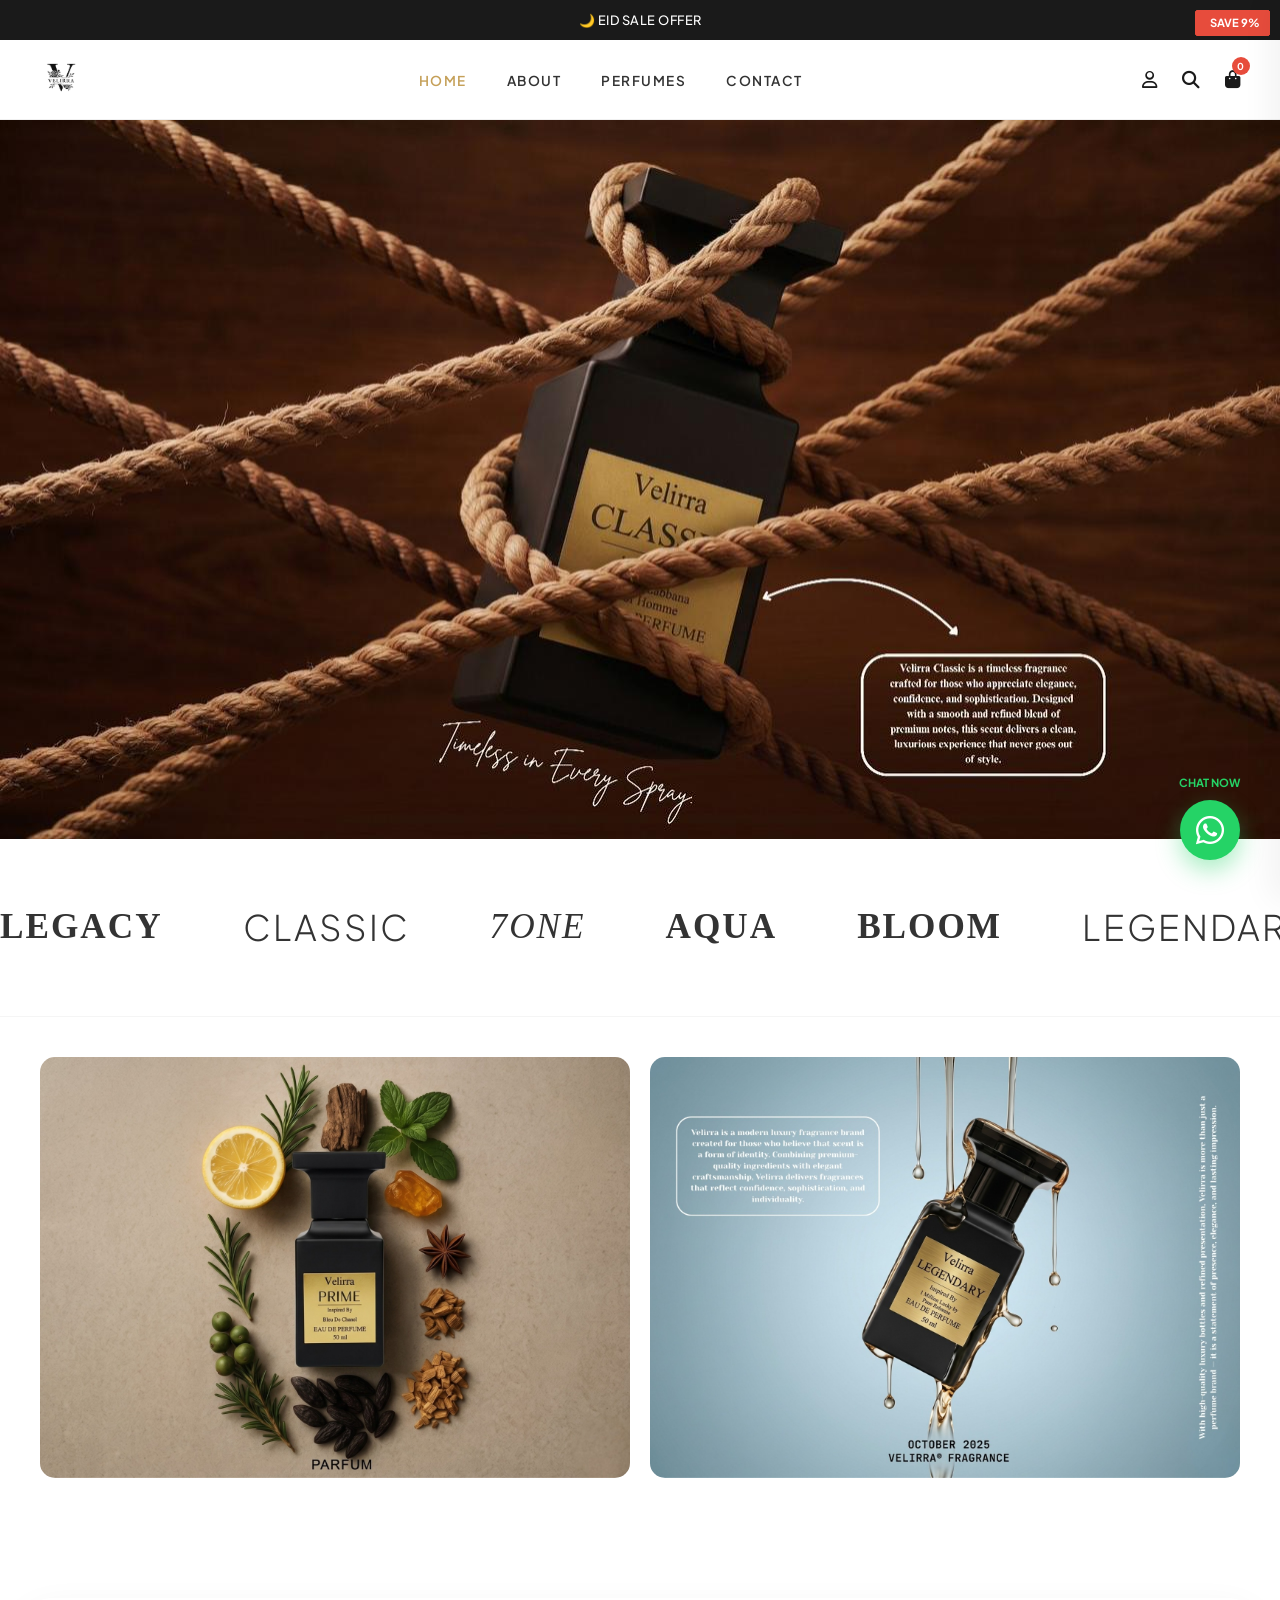
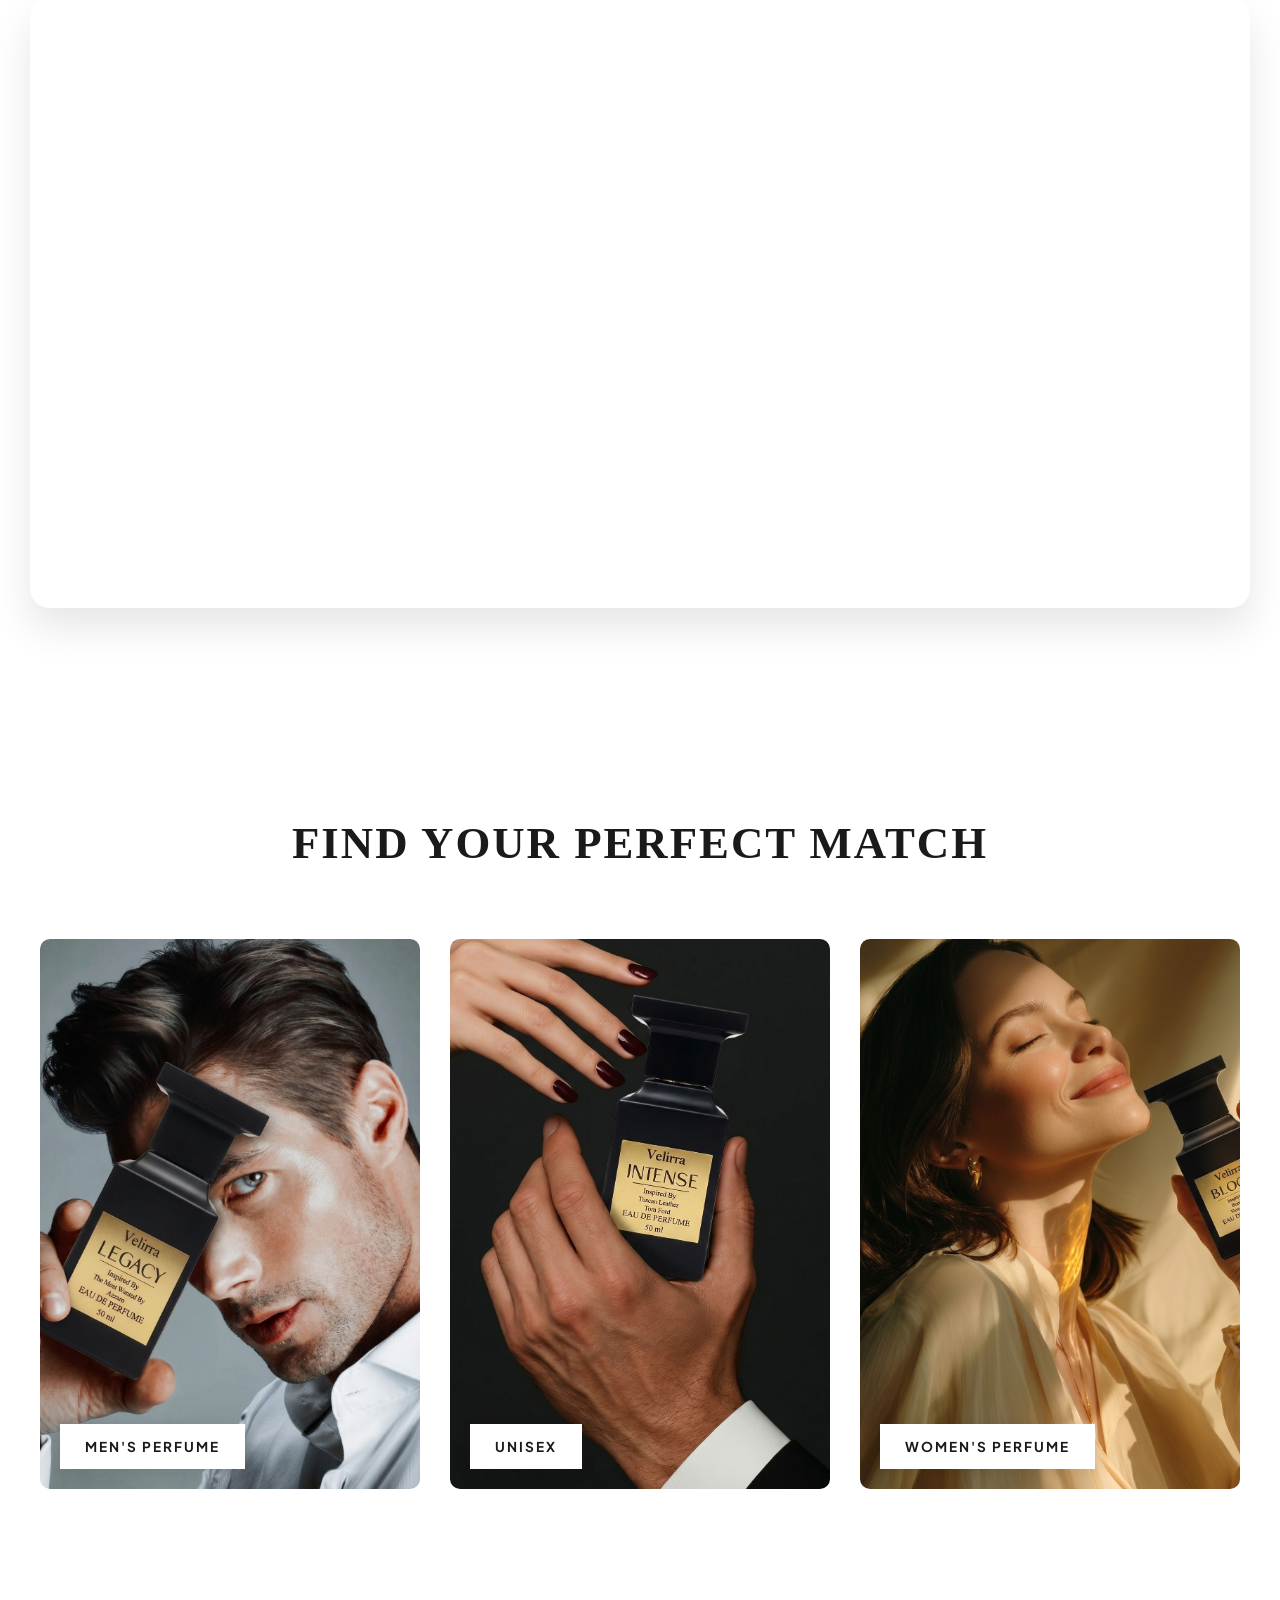
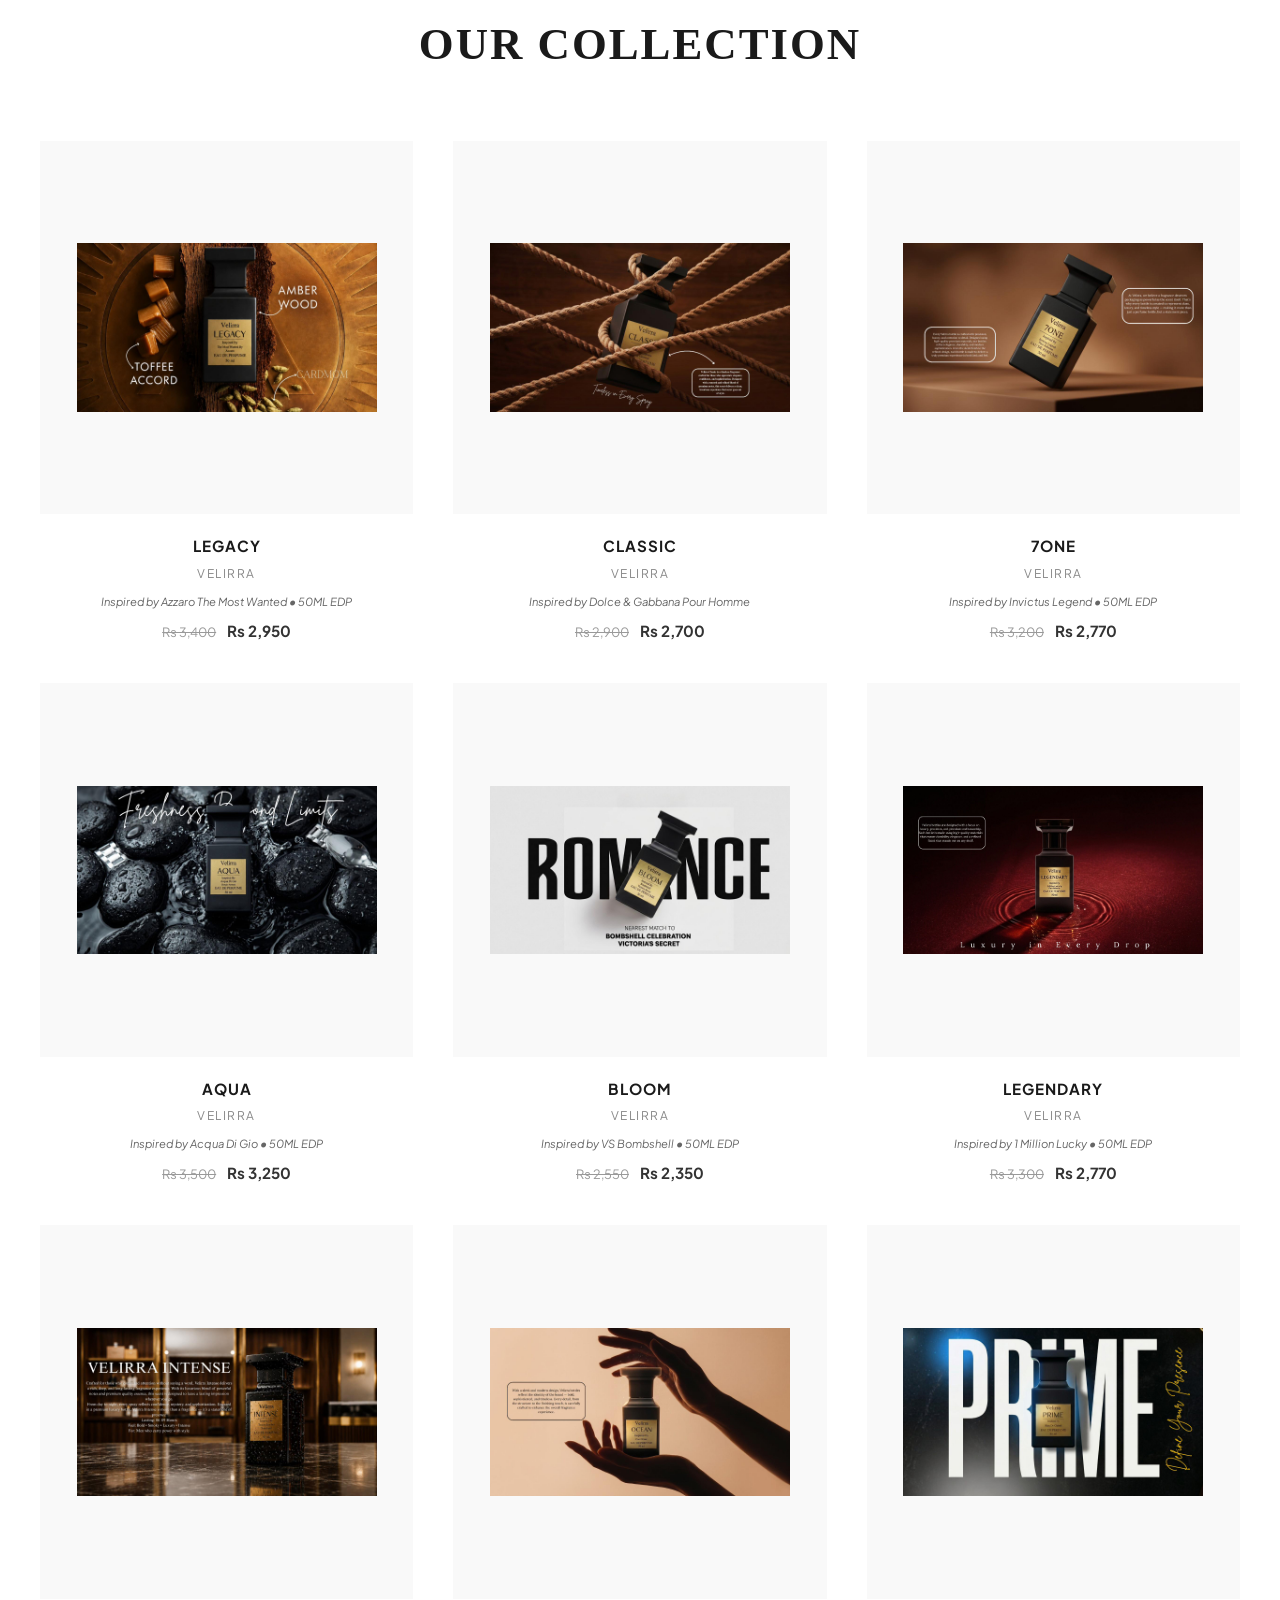
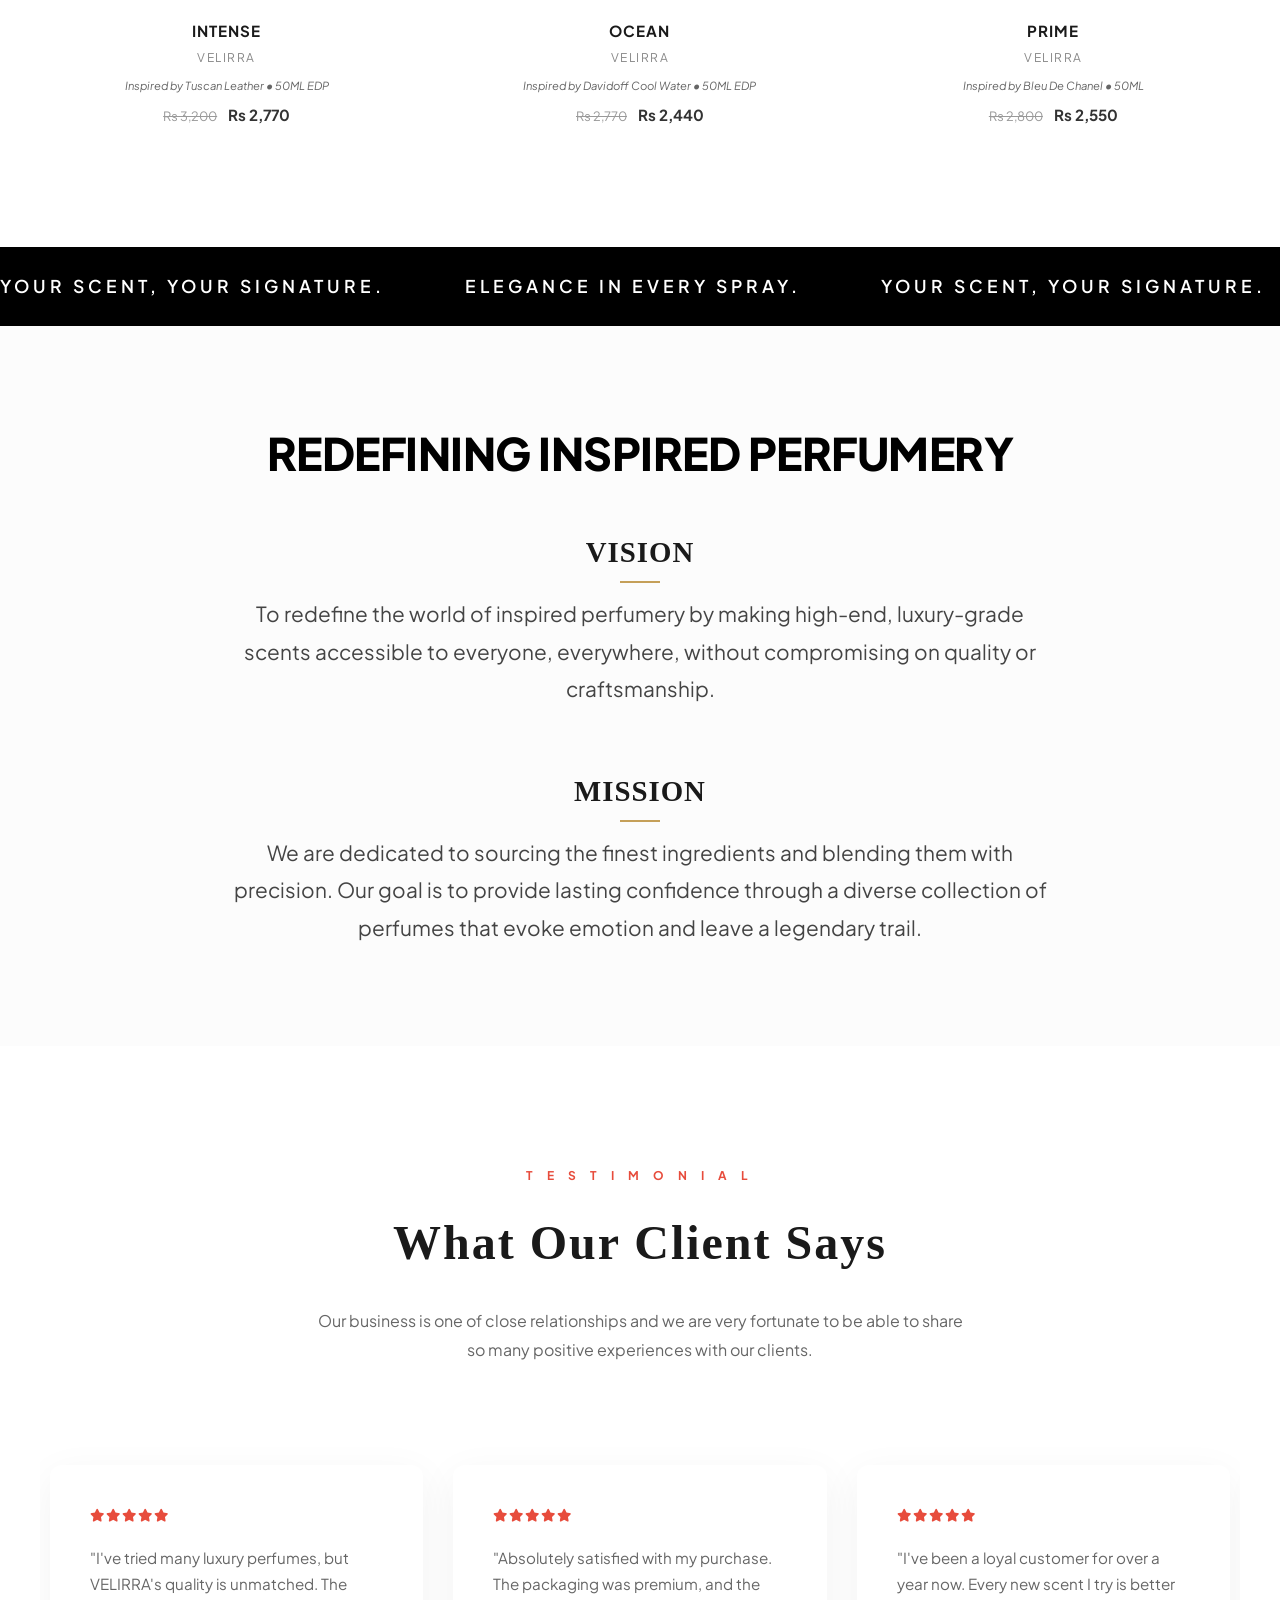
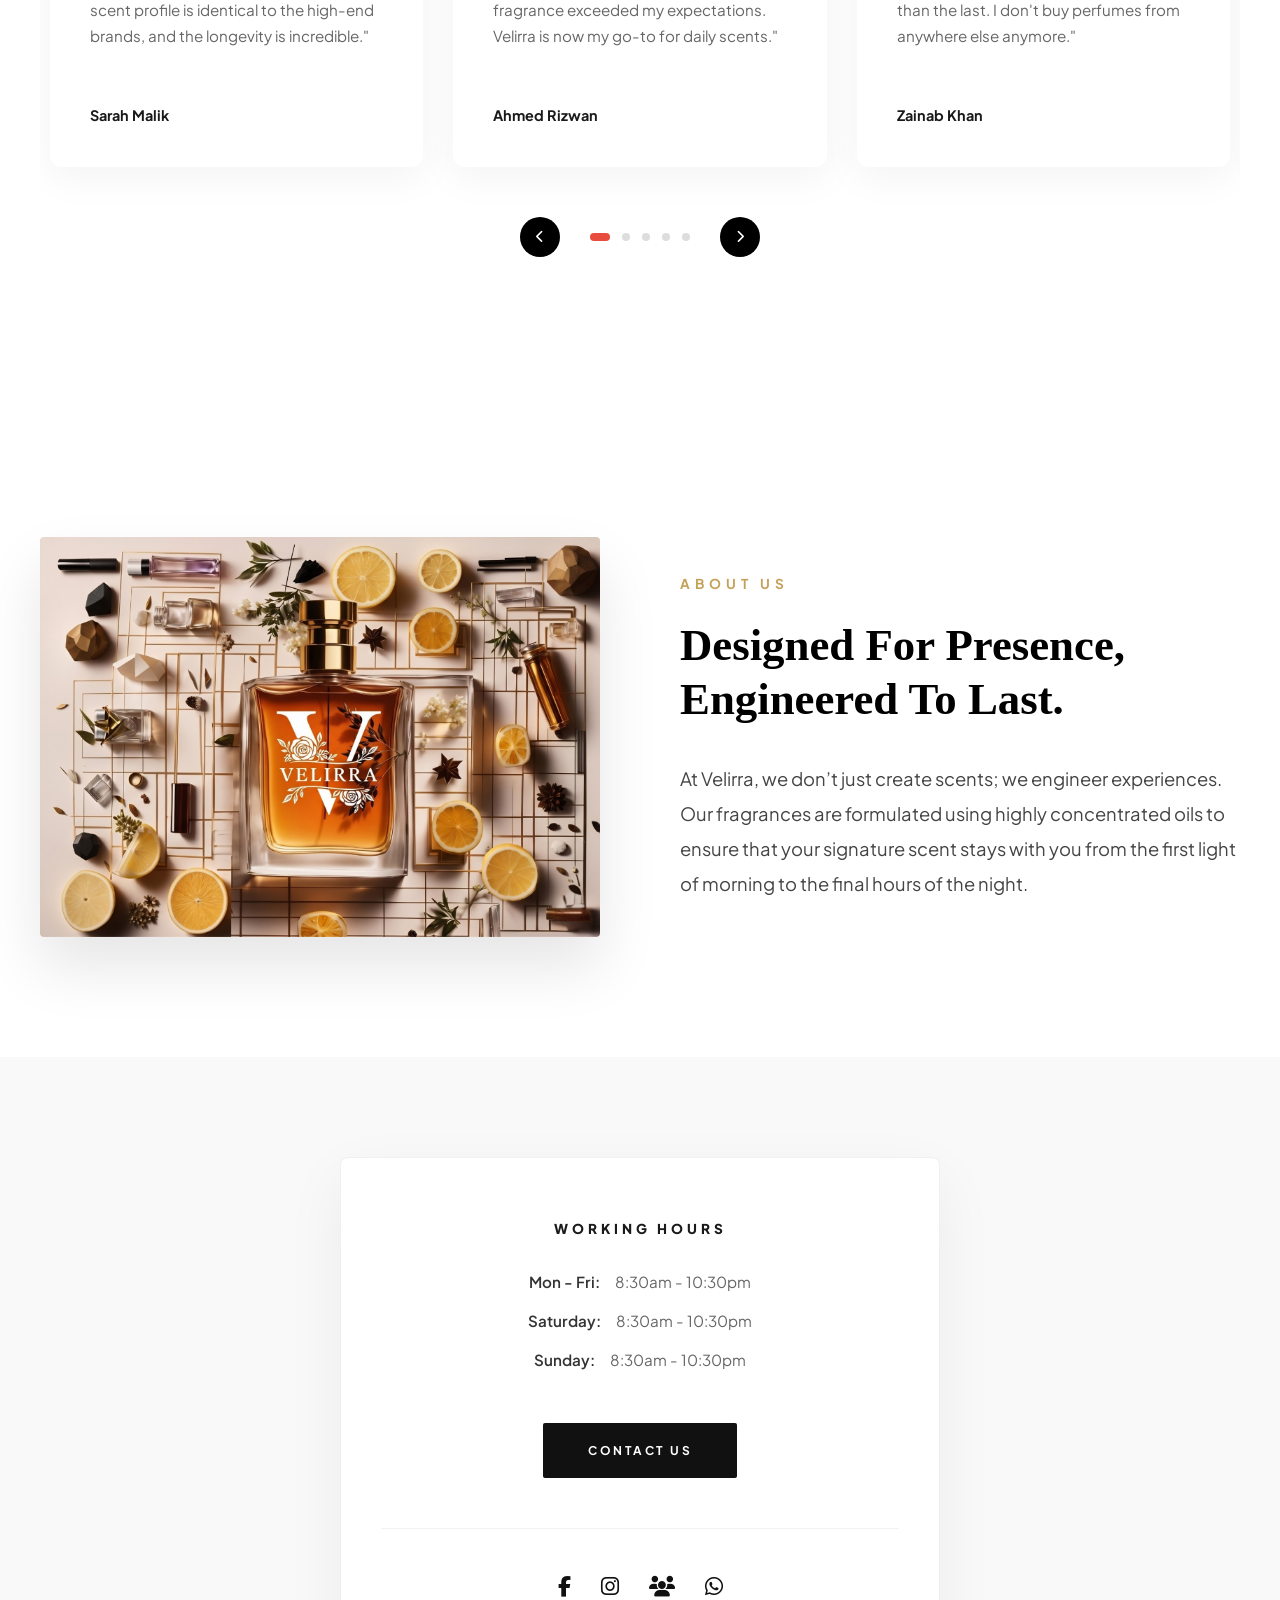
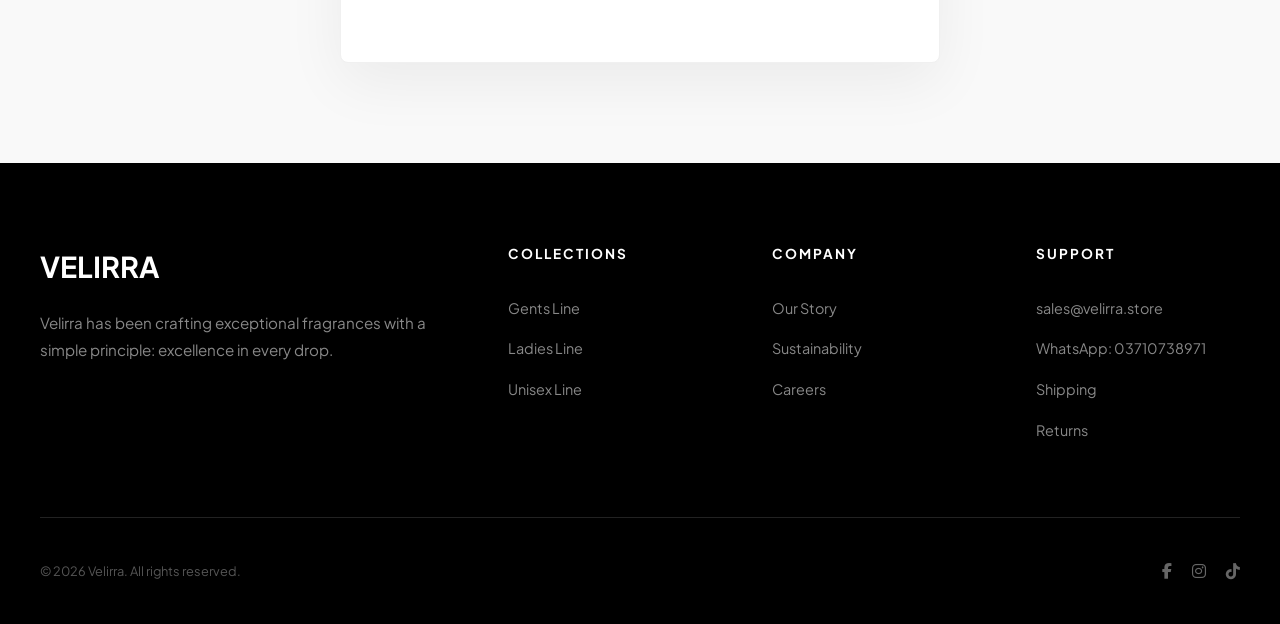
<file: index.html>
<!DOCTYPE html>
<html lang="en">

<head>
    <meta charset="UTF-8">
    <meta name="viewport" content="width=device-width, initial-scale=1.0">
    <title>VELIRRA | Luxury Fragrances</title>
    <meta name="description" content="Experience the deep, rich tapestry of fragrance mastery with VELIRRA.">
    <link rel="stylesheet" href="style.css">
    <!-- Google Fonts -->
    <link rel="preconnect" href="https://fonts.googleapis.com">
    <link rel="preconnect" href="https://fonts.gstatic.com" crossorigin>
    <link href="https://fonts.googleapis.com/css2?family=Plus+Jakarta+Sans:wght@300;400;500;600;700&display=swap"
        rel="stylesheet">
    <!-- Font Awesome for Icons -->
    <link rel="stylesheet" href="https://cdnjs.cloudflare.com/ajax/libs/font-awesome/6.5.1/css/all.min.css">
</head>

<body>
    <!-- Top Announcement Bar -->
    <div class="top-bar">
        <p>🌙 EID SALE OFFER</p>
    </div>

    <header class="main-header">
        <div class="container header-container">
            <div class="logo">
                <a href="/">
                    <img src="logo.png" alt="VELIRRA" id="main-logo">
                </a>
            </div>

            <nav class="nav-menu">
                <ul>
                    <li><a href="#" class="active">HOME</a></li>
                    <li><a href="#about">ABOUT</a></li>
                    <li><a href="#perfumes">PERFUMES</a></li>
                    <li><a href="#contact">CONTACT</a></li>
                </ul>
            </nav>

            <div class="header-actions">
                <a href="#" aria-label="Account"><i class="fa-regular fa-user"></i></a>
                <a href="#" aria-label="Search" class="search-trigger"><i class="fa-solid fa-magnifying-glass"></i></a>
                <a href="#" aria-label="Cart" class="cart-trigger">
                    <i class="fa-solid fa-bag-shopping"></i>
                    <span class="cart-count">0</span>
                </a>
            </div>
        </div>
    </header>

    <!-- Search Overlay -->
    <div class="search-overlay">
        <div class="search-container">
            <div class="search-header">
                <input type="text" id="search-input" placeholder="Search for perfumes, notes, inspirations...">
                <button class="close-search"><i class="fa-solid fa-xmark"></i></button>
            </div>
            <div class="search-results" id="search-results"></div>
        </div>
    </div>

    <!-- Cart Drawer -->
    <div class="cart-drawer">
        <div class="cart-drawer-header">
            <h3>YOUR CART</h3>
            <button class="close-cart"><i class="fa-solid fa-xmark"></i></button>
        </div>
        <div class="cart-items" id="cart-items-container">
            <!-- Items will be injected here -->
            <div class="empty-cart-msg">Your cart is empty</div>
        </div>
        <div class="cart-footer">
            <div class="promo-section">
                <input type="text" id="promo-input" placeholder="Promo Code">
                <button id="apply-promo">APPLY</button>
            </div>
            <div id="discount-row"
                style="display: none; justify-content: space-between; margin-bottom: 10px; color: #e74c3c; font-weight: 600;">
                <span>Discount (20%):</span>
                <span id="discount-amount">-₨ 0</span>
            </div>
            <div class="cart-total">
                <span>Subtotal:</span>
                <span id="cart-subtotal">₨ 0</span>
            </div>
            <button class="checkout-btn">CHECKOUT ON WHATSAPP</button>
        </div>
    </div>
    <div class="drawer-overlay"></div>

    <main>
        <section class="hero">
            <div class="hero-slider" id="hero-slider">
                <div class="slide active" style="--bg: url('legacy.jpeg'); --mobile-bg: url('legacy_mobile.jpeg');">
                </div>
                <div class="slide" style="--bg: url('classic.jpeg'); --mobile-bg: url('classic_mobile.jpeg');"></div>
                <div class="slide" style="--bg: url('7one.jpeg'); --mobile-bg: url('7one_mobile.jpeg');"></div>
                <div class="slide" style="--bg: url('aqua.jpeg'); --mobile-bg: url('aqua_mobile.jpeg');"></div>
                <div class="slide" style="--bg: url('bloom.jpeg'); --mobile-bg: url('bloom_mobile.jpeg');"></div>
                <div class="slide" style="--bg: url('legendary.jpeg'); --mobile-bg: url('legendary_mobile.jpeg');">
                </div>
                <div class="slide" style="--bg: url('intense.jpeg'); --mobile-bg: url('intense_mobile.jpeg');"></div>
                <div class="slide" style="--bg: url('ocean.jpeg'); --mobile-bg: url('ocean_mobile.jpeg');"></div>
                <div class="slide" style="--bg: url('prime.jpeg'); --mobile-bg: url('prime_mobile.jpeg');"></div>
            </div>
        </section>

        <!-- Brand Strip / Marquee -->
        <section class="brand-strip">
            <div class="marquee">
                <div class="marquee-content">
                    <span class="font-serif">LEGACY</span>
                    <span class="font-sans">CLASSIC</span>
                    <span class="font-display">7ONE</span>
                    <span class="font-script">AQUA</span>
                    <span class="font-serif">BLOOM</span>
                    <span class="font-sans">LEGENDARY</span>
                    <span class="font-display">INTENSE</span>
                    <span class="font-script">OCEAN</span>
                    <span class="font-serif">PRIME</span>
                    <!-- Duplicate for seamless loop -->
                    <span class="font-serif">LEGACY</span>
                    <span class="font-sans">CLASSIC</span>
                    <span class="font-display">7ONE</span>
                    <span class="font-script">AQUA</span>
                    <span class="font-serif">BLOOM</span>
                    <span class="font-sans">LEGENDARY</span>
                    <span class="font-display">INTENSE</span>
                    <span class="font-script">OCEAN</span>
                    <span class="font-serif">PRIME</span>
                </div>
            </div>
        </section>

        <!-- Featured Section -->
        <section class="featured-section">
            <div class="container featured-container">
                <div class="featured-card">
                    <img src="prime cover.jpeg" alt="Prime Cover">
                </div>
                <div class="featured-card">
                    <img src="legendary cover.jpeg" alt="Legendary Cover">
                </div>
            </div>
        </section>



        <section class="video-section">
            <div class="video-container">
                <video autoplay muted loop playsinline class="brand-video">
                    <source src="vedio.mp4" type="video/mp4">
                    Your browser does not support the video tag.
                </video>
            </div>
        </section>



        <!-- Match Section -->
        <section class="match-section">
            <div class="container">
                <h2 class="section-title">FIND YOUR PERFECT MATCH</h2>
                <div class="match-grid">
                    <a href="gents.html" class="match-card">
                        <img src="men.jpeg" alt="Men's Perfume">
                        <div class="match-label">MEN'S PERFUME</div>
                    </a>
                    <a href="unisex.html" class="match-card">
                        <img src="unisex.jpeg" alt="Decants">
                        <div class="match-label">UNISEX</div>
                    </a>
                    <a href="ladies.html" class="match-card">
                        <img src="women.jpeg" alt="Women's Perfume">
                        <div class="match-label">WOMEN'S PERFUME</div>
                    </a>
                </div>
            </div>
        </section>

        <!-- Collection Section -->
        <section id="perfumes" class="collection-section">
            <div class="container">
                <h2 class="section-title">OUR COLLECTION</h2>
                <div class="product-grid">
                    <!-- Legacy -->
                    <a href="product-legacy.html" class="product-card">
                        <div class="product-img-wrapper">
                            <span class="sale-badge">SAVE 13%</span>
                            <img src="legacy.jpeg" alt="Legacy">
                        </div>
                        <div class="product-info">
                            <h3 class="product-name">LEGACY</h3>
                            <p class="product-brand">VELIRRA</p>
                            <p class="product-inspiration">Inspired by Azzaro The Most Wanted • 50ML EDP</p>
                            <p class="product-price">
                                <span class="price-original">₨ 3,400</span>
                                <span class="price-current">₨ 2,950</span>
                            </p>
                        </div>
                    </a>
                    <!-- Classic -->
                    <a href="product-classic.html" class="product-card">
                        <div class="product-img-wrapper">
                            <span class="sale-badge">SAVE 7%</span>
                            <img src="classic.jpeg" alt="Classic">
                        </div>
                        <div class="product-info">
                            <h3 class="product-name">CLASSIC</h3>
                            <p class="product-brand">VELIRRA</p>
                            <p class="product-inspiration">Inspired by Dolce & Gabbana Pour Homme</p>
                            <p class="product-price">
                                <span class="price-original">₨ 2,900</span>
                                <span class="price-current">₨ 2,700</span>
                            </p>
                        </div>
                    </a>
                    <!-- 7One -->
                    <a href="product-7one.html" class="product-card">
                        <div class="product-img-wrapper">
                            <span class="sale-badge">SAVE 13%</span>
                            <img src="7one.jpeg" alt="7One">
                        </div>
                        <div class="product-info">
                            <h3 class="product-name">7ONE</h3>
                            <p class="product-brand">VELIRRA</p>
                            <p class="product-inspiration">Inspired by Invictus Legend • 50ML EDP</p>
                            <p class="product-price">
                                <span class="price-original">₨ 3,200</span>
                                <span class="price-current">₨ 2,770</span>
                            </p>
                        </div>
                    </a>
                    <!-- Aqua -->
                    <a href="product-aqua.html" class="product-card">
                        <div class="product-img-wrapper">
                            <span class="sale-badge">SAVE 7%</span>
                            <img src="aqua.jpeg" alt="Aqua">
                        </div>
                        <div class="product-info">
                            <h3 class="product-name">AQUA</h3>
                            <p class="product-brand">VELIRRA</p>
                            <p class="product-inspiration">Inspired by Acqua Di Gio • 50ML EDP</p>
                            <p class="product-price">
                                <span class="price-original">₨ 3,500</span>
                                <span class="price-current">₨ 3,250</span>
                            </p>
                        </div>
                    </a>
                    <!-- Bloom -->
                    <a href="product-bloom.html" class="product-card">
                        <div class="product-img-wrapper">
                            <span class="sale-badge">SAVE 8%</span>
                            <img src="bloom.jpeg" alt="Bloom">
                        </div>
                        <div class="product-info">
                            <h3 class="product-name">BLOOM</h3>
                            <p class="product-brand">VELIRRA</p>
                            <p class="product-inspiration">Inspired by VS Bombshell • 50ML EDP</p>
                            <p class="product-price">
                                <span class="price-original">₨ 2,550</span>
                                <span class="price-current">₨ 2,350</span>
                            </p>
                        </div>
                    </a>
                    <!-- Legendary -->
                    <a href="product-legendary.html" class="product-card">
                        <div class="product-img-wrapper">
                            <span class="sale-badge">SAVE 16%</span>
                            <img src="legendary.jpeg" alt="Legendary">
                        </div>
                        <div class="product-info">
                            <h3 class="product-name">LEGENDARY</h3>
                            <p class="product-brand">VELIRRA</p>
                            <p class="product-inspiration">Inspired by 1 Million Lucky • 50ML EDP</p>
                            <p class="product-price">
                                <span class="price-original">₨ 3,300</span>
                                <span class="price-current">₨ 2,770</span>
                            </p>
                        </div>
                    </a>
                    <!-- Intense -->
                    <a href="product-intense.html" class="product-card">
                        <div class="product-img-wrapper">
                            <span class="sale-badge">SAVE 15%</span>
                            <img src="intense.jpeg" alt="Intense">
                        </div>
                        <div class="product-info">
                            <h3 class="product-name">INTENSE</h3>
                            <p class="product-brand">VELIRRA</p>
                            <p class="product-inspiration">Inspired by Tuscan Leather • 50ML EDP</p>
                            <p class="product-price">
                                <span class="price-original">₨ 3,200</span>
                                <span class="price-current">₨ 2,770</span>
                            </p>
                        </div>
                    </a>
                    <!-- Ocean -->
                    <a href="product-ocean.html" class="product-card">
                        <div class="product-img-wrapper">
                            <span class="sale-badge">SAVE 12%</span>
                            <img src="ocean.jpeg" alt="Ocean">
                        </div>
                        <div class="product-info">
                            <h3 class="product-name">OCEAN</h3>
                            <p class="product-brand">VELIRRA</p>
                            <p class="product-inspiration">Inspired by Davidoff Cool Water • 50ML EDP</p>
                            <p class="product-price">
                                <span class="price-original">₨ 2,770</span>
                                <span class="price-current">₨ 2,440</span>
                            </p>
                        </div>
                    </a>
                    <!-- Prime -->
                    <a href="product-prime.html" class="product-card">
                        <div class="product-img-wrapper">
                            <span class="sale-badge">SAVE 9%</span>
                            <img src="prime.jpeg" alt="Prime">
                        </div>
                        <div class="product-info">
                            <h3 class="product-name">PRIME</h3>
                            <p class="product-brand">VELIRRA</p>
                            <p class="product-inspiration">Inspired by Bleu De Chanel • 50ML</p>
                            <p class="product-price">
                                <span class="price-original">₨ 2,800</span>
                                <span class="price-current">₨ 2,550</span>
                            </p>
                        </div>
                    </a>
                </div>
            </div>
        </section>

        <!-- Slogan Marquee Strip -->
        <section class="slogan-strip">
            <div class="marquee">
                <div class="marquee-content">
                    <span>Your scent, your signature.</span>
                    <span>Elegance in every spray.</span>
                    <span>Your scent, your signature.</span>
                    <span>Elegance in every spray.</span>
                    <span>Your scent, your signature.</span>
                    <span>Elegance in every spray.</span>
                    <span>Your scent, your signature.</span>
                    <span>Elegance in every spray.</span>
                    <!-- Seamless loop duplication -->
                    <span>Your scent, your signature.</span>
                    <span>Elegance in every spray.</span>
                    <span>Your scent, your signature.</span>
                    <span>Elegance in every spray.</span>
                    <span>Your scent, your signature.</span>
                    <span>Elegance in every spray.</span>
                    <span>Your scent, your signature.</span>
                    <span>Elegance in every spray.</span>
                </div>
            </div>
        </section>

        <!-- Vision & Mission Section -->
        <section class="vision-mission">
            <div class="container text-center-section">
                <h2 class="extra-large-title">Redefining Inspired Perfumery</h2>
                <div class="content-block">
                    <h3>VISION</h3>
                    <p>To redefine the world of inspired perfumery by making high-end, luxury-grade scents accessible to
                        everyone, everywhere, without compromising on quality or craftsmanship.</p>
                </div>
                <div class="content-block" style="margin-bottom: 0;">
                    <h3>MISSION</h3>
                    <p>We are dedicated to sourcing the finest ingredients and blending them with precision. Our goal is
                        to provide lasting confidence through a diverse collection of perfumes that evoke emotion and
                        leave a legendary trail.</p>
                </div>
            </div>
        </section>

        <!-- WhatsApp Floating Button -->
        <div class="whatsapp-sticky">
            <p class="chat-text">Chat Now</p>
            <a href="https://wa.me/923710738971" target="_blank" class="whatsapp-btn" aria-label="Chat on WhatsApp">
                <i class="fa-brands fa-whatsapp"></i>
            </a>
        </div>
    </main>

    <section class="testimonials">
        <div class="container">
            <div class="testimonial-header">
                <span class="testimonial-subtitle">T E S T I M O N I A L</span>
                <h2 class="section-title">What Our Client Says</h2>
                <p class="section-description">Our business is one of close relationships and we are very fortunate to
                    be able to share so many positive experiences with our clients.</p>
            </div>
            <div class="testimonial-carousel">
                <div class="testimonial-track">
                    <div class="testimonial-card">
                        <div class="testimonial-stars">
                            <i class="fa-solid fa-star"></i>
                            <i class="fa-solid fa-star"></i>
                            <i class="fa-solid fa-star"></i>
                            <i class="fa-solid fa-star"></i>
                            <i class="fa-solid fa-star"></i>
                        </div>
                        <p class="testimonial-text">"I've tried many luxury perfumes, but VELIRRA's quality is
                            unmatched. The
                            scent profile is identical to the high-end brands, and the longevity is incredible."</p>
                        <p class="testimonial-author">Sarah Malik</p>
                    </div>
                    <div class="testimonial-card">
                        <div class="testimonial-stars">
                            <i class="fa-solid fa-star"></i>
                            <i class="fa-solid fa-star"></i>
                            <i class="fa-solid fa-star"></i>
                            <i class="fa-solid fa-star"></i>
                            <i class="fa-solid fa-star"></i>
                        </div>
                        <p class="testimonial-text">"Absolutely satisfied with my purchase. The packaging was premium,
                            and the
                            fragrance exceeded my expectations. Velirra is now my go-to for daily scents."</p>
                        <p class="testimonial-author">Ahmed Rizwan</p>
                    </div>
                    <div class="testimonial-card">
                        <div class="testimonial-stars">
                            <i class="fa-solid fa-star"></i>
                            <i class="fa-solid fa-star"></i>
                            <i class="fa-solid fa-star"></i>
                            <i class="fa-solid fa-star"></i>
                            <i class="fa-solid fa-star"></i>
                        </div>
                        <p class="testimonial-text">"I've been a loyal customer for over a year now. Every new scent I
                            try is
                            better than the last. I don't buy perfumes from anywhere else anymore."</p>
                        <p class="testimonial-author">Zainab Khan</p>
                    </div>
                    <div class="testimonial-card">
                        <div class="testimonial-stars">
                            <i class="fa-solid fa-star"></i>
                            <i class="fa-solid fa-star"></i>
                            <i class="fa-solid fa-star"></i>
                            <i class="fa-solid fa-star"></i>
                            <i class="fa-solid fa-star"></i>
                        </div>
                        <p class="testimonial-text">"Finding authentic-smelling inspired perfumes in Pakistan is hard,
                            but
                            VELIRRA has earned my trust. Highly recommend to anyone looking for genuine quality."</p>
                        <p class="testimonial-author">Bilal Sheikh</p>
                    </div>
                    <div class="testimonial-card">
                        <div class="testimonial-stars">
                            <i class="fa-solid fa-star"></i>
                            <i class="fa-solid fa-star"></i>
                            <i class="fa-solid fa-star"></i>
                            <i class="fa-solid fa-star"></i>
                            <i class="fa-solid fa-star"></i>
                        </div>
                        <p class="testimonial-text">"Exceptional service and even better products. The signature scent I
                            bought reflects my personality perfectly. Thank you, Velirra, for this excellence!"</p>
                        <p class="testimonial-author">Ayesha Noor</p>
                    </div>
                </div>
                <div class="carousel-controls">
                    <button class="prev-test"><i class="fa-solid fa-chevron-left"></i></button>
                    <div class="dots">
                        <span class="dot active"></span>
                        <span class="dot"></span>
                        <span class="dot"></span>
                        <span class="dot"></span>
                        <span class="dot"></span>
                    </div>
                    <button class="next-test"><i class="fa-solid fa-chevron-right"></i></button>
                </div>
            </div>
        </div>
    </section>

    <!-- About Us Section -->
    <section id="about" class="about-section">
        <div class="container about-container">
            <div class="about-image">
                <img src="velirra.jpeg" alt="VELIRRA Brand Image">
            </div>
            <div class="about-content">
                <span class="about-subtitle">About Us</span>
                <h2 class="about-title">Designed For Presence, Engineered To Last.</h2>
                <p class="about-text">
                    At Velirra, we don’t just create scents; we engineer experiences. Our fragrances are formulated
                    using highly concentrated oils to ensure that your signature scent stays with you from the first
                    light of morning to the final hours of the night.
                </p>
            </div>
        </div>
    </section>

    <!-- Working Hours Section -->
    <section id="contact" class="store-section">
        <div class="container">
            <div class="store-card">
                <h3>WORKING HOURS</h3>
                <div class="store-timings">
                    <div class="timing-row">
                        <span>Mon - Fri:</span>
                        <span>8:30am - 10:30pm</span>
                    </div>
                    <div class="timing-row">
                        <span>Saturday:</span>
                        <span>8:30am - 10:30pm</span>
                    </div>
                    <div class="timing-row">
                        <span>Sunday:</span>
                        <span>8:30am - 10:30pm</span>
                    </div>
                </div>
                <a href="https://wa.me/923710738971" target="_blank" class="directions-btn">CONTACT US</a>

                <div class="store-socials">
                    <a href="https://www.facebook.com/share/18ajLgnWNp/?mibextid=wwXIfr" target="_blank"
                        aria-label="Facebook"><i class="fa-brands fa-facebook-f"></i></a>
                    <a href="https://www.instagram.com/velirra.store?igsh=NnB3aTUwbzc5dXRn" target="_blank"
                        aria-label="Instagram"><i class="fa-brands fa-instagram"></i></a>
                    <a href="https://whatsapp.com/channel/0029VbCTjSlDzgT7cqQIKu0Z" target="_blank"
                        aria-label="WhatsApp Group"><i class="fa-solid fa-users"></i></a>
                    <a href="https://wa.me/923710738971" target="_blank" aria-label="WhatsApp Contact"><i
                            class="fa-brands fa-whatsapp"></i></a>
                </div>
            </div>
        </div>
    </section>

    <footer>
        <div class="container footer-container">
            <div class="footer-brand">
                <div class="logo">
                    <span class="logo-text">VELIRRA</span>
                </div>
                <p>Velirra has been crafting exceptional fragrances with a simple principle: excellence in every drop.
                </p>
            </div>
            <div class="footer-column">
                <h4>Collections</h4>
                <ul>
                    <li><a href="gents.html">Gents Line</a></li>
                    <li><a href="ladies.html">Ladies Line</a></li>
                    <li><a href="unisex.html">Unisex Line</a></li>
                </ul>
            </div>
            <div class="footer-column">
                <h4>Company</h4>
                <ul>
                    <li><a href="#">Our Story</a></li>
                    <li><a href="#">Sustainability</a></li>
                    <li><a href="#">Careers</a></li>
                </ul>
            </div>
            <div class="footer-column">
                <h4>Support</h4>
                <ul>
                    <li><a href="mailto:sales@velirra.store">sales@velirra.store</a></li>
                    <li><a href="https://wa.me/923710738971">WhatsApp: 03710738971</a></li>
                    <li><a href="#">Shipping</a></li>
                    <li><a href="#">Returns</a></li>
                </ul>
            </div>
        </div>
        <div class="container">
            <div class="footer-bottom">
                <p>&copy; 2026 Velirra. All rights reserved.</p>
                <div class="social-links" style="display: flex; gap: 20px;">
                    <a href="#" style="color: #666;"><i class="fa-brands fa-facebook-f"></i></a>
                    <a href="#" style="color: #666;"><i class="fa-brands fa-instagram"></i></a>
                    <a href="#" style="color: #666;"><i class="fa-brands fa-tiktok"></i></a>
                </div>
            </div>
        </div>
    </footer>

    <script src="script.js"></script>
</body>

</html>
</file>
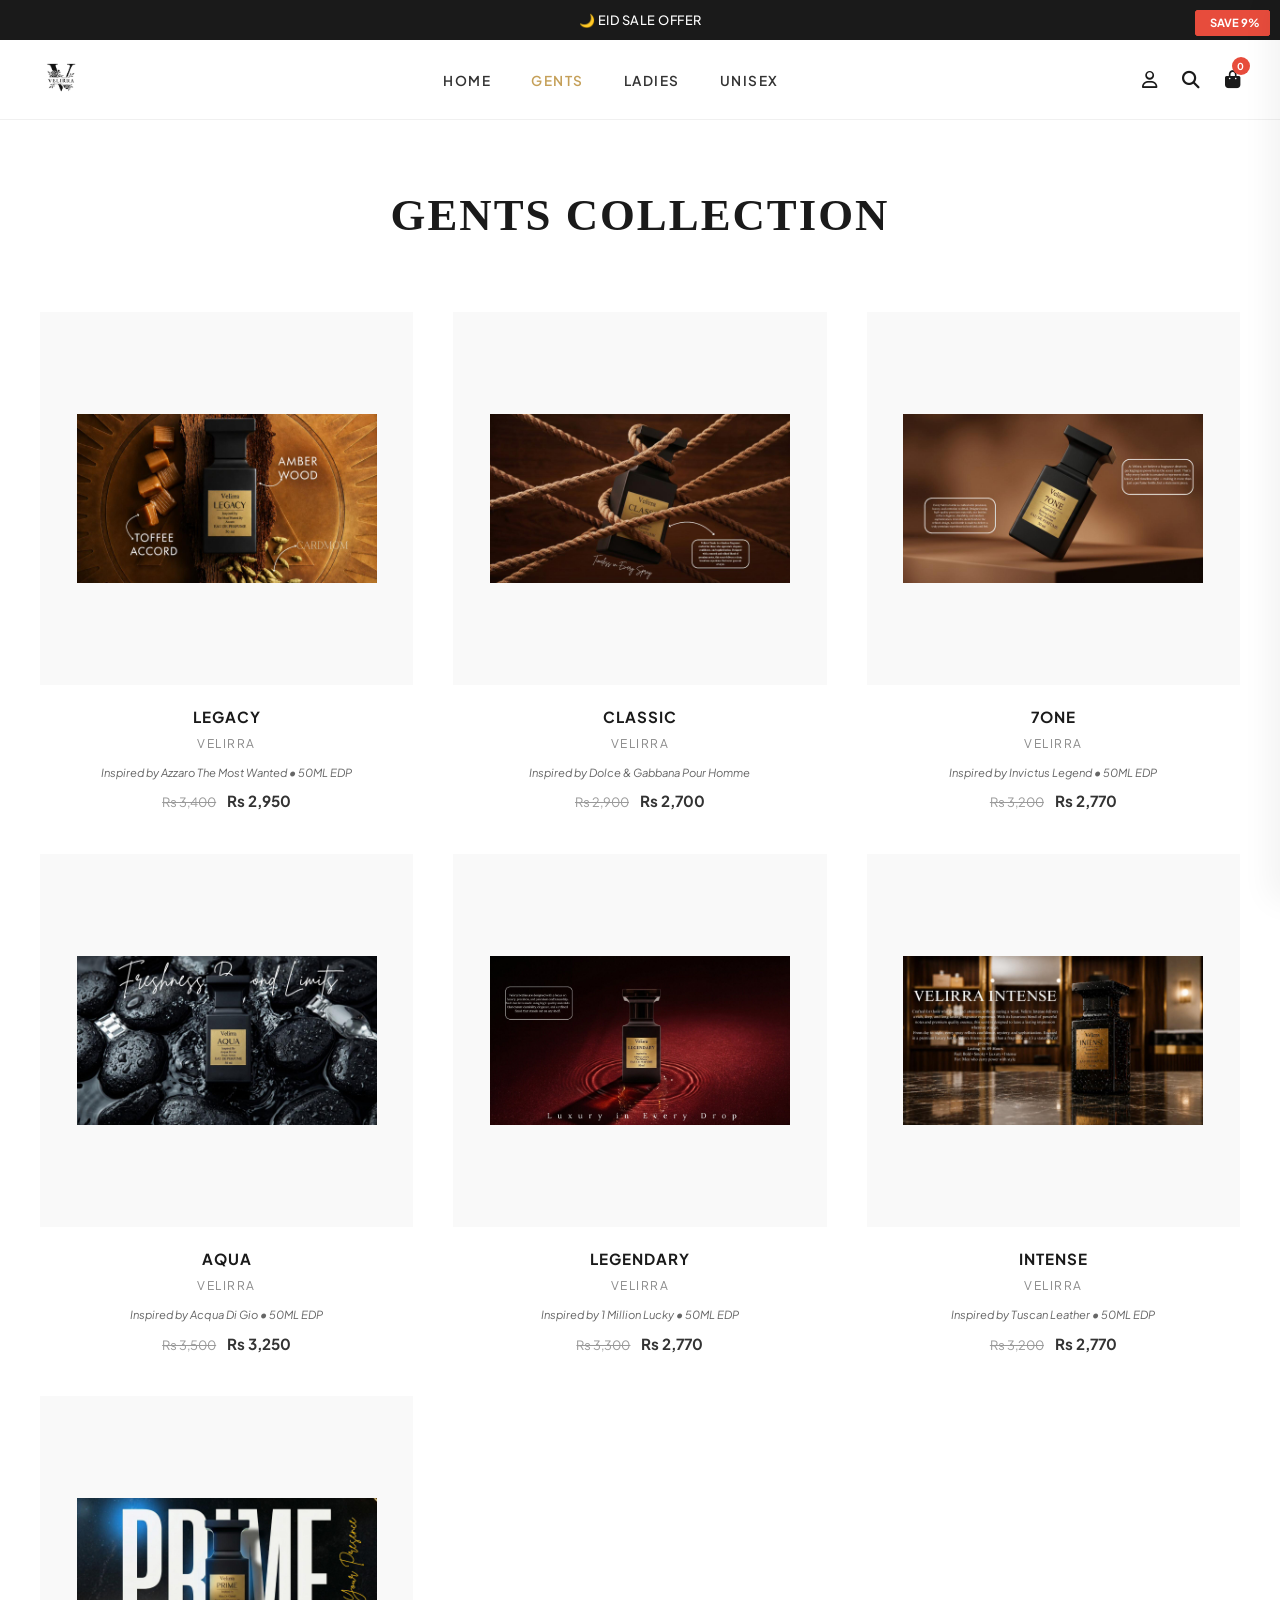
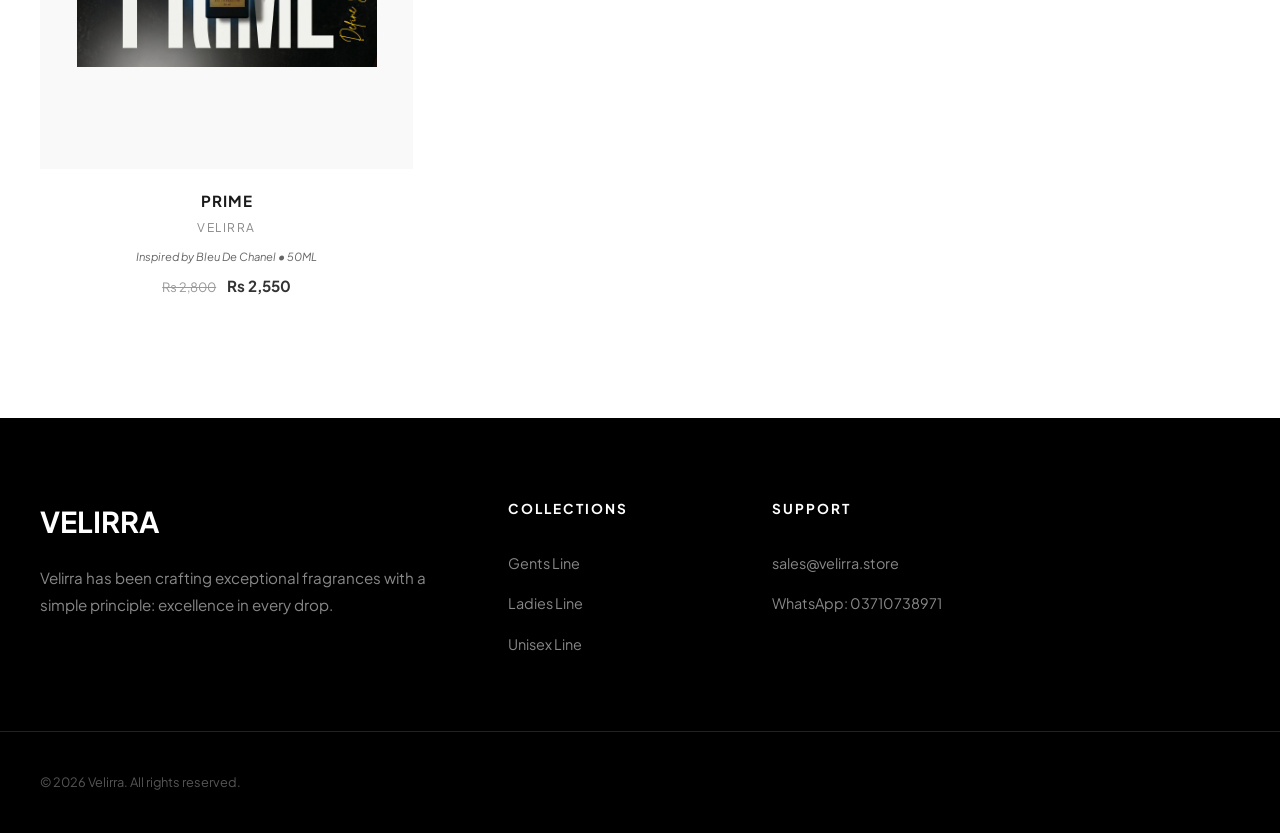
<file: gents - Copy.html>
<!DOCTYPE html>
<html lang="en">

<head>
    <meta charset="UTF-8">
    <meta name="viewport" content="width=device-width, initial-scale=1.0">
    <title>Gents Collection | VELIRRA</title>
    <meta name="description" content="Explore VELIRRA's exclusive gents perfume collection. Engineered for presence.">
    <link rel="stylesheet" href="style.css">
    <link rel="preconnect" href="https://fonts.googleapis.com">
    <link rel="preconnect" href="https://fonts.gstatic.com" crossorigin>
    <link href="https://fonts.googleapis.com/css2?family=Plus+Jakarta+Sans:wght@300;400;500;600;700&display=swap"
        rel="stylesheet">
    <link rel="stylesheet" href="https://cdnjs.cloudflare.com/ajax/libs/font-awesome/6.5.1/css/all.min.css">
</head>

<body>
    <div class="top-bar">
        <p>🌙 EID SALE OFFER</p>
    </div>

    <header class="main-header">
        <div class="container header-container">
            <div class="logo">
                <a href="index.html">
                    <img src="logo.png" alt="VELIRRA" id="main-logo">
                </a>
            </div>
            <nav class="nav-menu">
                <ul>
                    <li><a href="index.html">HOME</a></li>
                    <li><a href="gents.html" class="active">GENTS</a></li>
                    <li><a href="ladies.html">LADIES</a></li>
                    <li><a href="unisex.html">UNISEX</a></li>
                </ul>
            </nav>
            <div class="header-actions">
                <a href="#" aria-label="Account"><i class="fa-regular fa-user"></i></a>
                <a href="#" aria-label="Search" class="search-trigger"><i class="fa-solid fa-magnifying-glass"></i></a>
                <a href="#" aria-label="Cart" class="cart-trigger">
                    <i class="fa-solid fa-bag-shopping"></i>
                    <span class="cart-count">0</span>
                </a>
            </div>
        </div>
    </header>

    <!-- Search Overlay -->
    <div class="search-overlay">
        <div class="search-container">
            <div class="search-header">
                <input type="text" id="search-input" placeholder="Search for perfumes, notes, inspirations...">
                <button class="close-search"><i class="fa-solid fa-xmark"></i></button>
            </div>
            <div class="search-results" id="search-results"></div>
        </div>
    </div>

    <!-- Cart Drawer -->
    <div class="cart-drawer">
        <div class="cart-drawer-header">
            <h3>YOUR CART</h3>
            <button class="close-cart"><i class="fa-solid fa-xmark"></i></button>
        </div>
        <div class="cart-items" id="cart-items-container">
            <div class="empty-cart-msg">Your cart is empty</div>
        </div>
        <div class="cart-footer">
            <div class="promo-section">
                <input type="text" id="promo-input" placeholder="Promo Code">
                <button id="apply-promo">APPLY</button>
            </div>
            <div id="discount-row"
                style="display: none; justify-content: space-between; margin-bottom: 10px; color: #e74c3c; font-weight: 600;">
                <span>Discount (20%):</span>
                <span id="discount-amount">-₨ 0</span>
            </div>
            <div class="cart-total">
                <span>Subtotal:</span>
                <span id="cart-subtotal">₨ 0</span>
            </div>
            <button class="checkout-btn">CHECKOUT ON WHATSAPP</button>
        </div>
    </div>
    <!-- Checkout Details Modal -->
    <div class="checkout-modal" id="checkout-modal">
        <div class="modal-content">
            <div class="modal-header">
                <h3>DELIVERY DETAILS</h3>
                <button class="close-modal"><i class="fa-solid fa-xmark"></i></button>
            </div>
            <form id="checkout-form">
                <div class="form-group">
                    <label>Phone Number *</label>
                    <input type="tel" id="checkout-phone" placeholder="e.g. 03001234567" required>
                </div>
                <div class="form-group">
                    <label>Full Delivery Address *</label>
                    <textarea id="checkout-address" placeholder="House #, Street, Area, City" required></textarea>
                </div>
                <div class="form-group">
                    <label>Postal Code (Optional)</label>
                    <input type="text" id="checkout-postal" placeholder="e.g. 46000">
                </div>
                <div class="form-group">
                    <label>Google Map Link (Optional)</label>
                    <input type="url" id="checkout-location" placeholder="Paste link here">
                </div>
                <button type="submit" class="confirm-order-btn">CONFIRM & SEND ON WHATSAPP</button>
            </form>
        </div>
    </div>
    <div class="drawer-overlay"></div>

    <main>
        <section class="collection-section">
            <div class="container">
                <h2 class="section-title">GENTS COLLECTION</h2>
                <div class="product-grid">
                    <!-- Legacy -->
                    <a href="product-legacy.html" class="product-card">
                        <div class="product-img-wrapper">
                            <span class="sale-badge">SAVE 13%</span>
                            <img src="legacy.jpeg" alt="Legacy">
                        </div>
                        <div class="product-info">
                            <h3 class="product-name">LEGACY</h3>
                            <p class="product-brand">VELIRRA</p>
                            <p class="product-inspiration">Inspired by Azzaro The Most Wanted • 50ML EDP</p>
                            <p class="product-price">
                                <span class="price-original">₨ 3,400</span>
                                <span class="price-current">₨ 2,950</span>
                            </p>
                        </div>
                    </a>
                    <!-- Classic -->
                    <a href="product-classic.html" class="product-card">
                        <div class="product-img-wrapper">
                            <span class="sale-badge">SAVE 7%</span>
                            <img src="classic.jpeg" alt="Classic">
                        </div>
                        <div class="product-info">
                            <h3 class="product-name">CLASSIC</h3>
                            <p class="product-brand">VELIRRA</p>
                            <p class="product-inspiration">Inspired by Dolce & Gabbana Pour Homme</p>
                            <p class="product-price">
                                <span class="price-original">₨ 2,900</span>
                                <span class="price-current">₨ 2,700</span>
                            </p>
                        </div>
                    </a>
                    <!-- 7One -->
                    <a href="product-7one.html" class="product-card">
                        <div class="product-img-wrapper">
                            <span class="sale-badge">SAVE 13%</span>
                            <img src="7one.jpeg" alt="7One">
                        </div>
                        <div class="product-info">
                            <h3 class="product-name">7ONE</h3>
                            <p class="product-brand">VELIRRA</p>
                            <p class="product-inspiration">Inspired by Invictus Legend • 50ML EDP</p>
                            <p class="product-price">
                                <span class="price-original">₨ 3,200</span>
                                <span class="price-current">₨ 2,770</span>
                            </p>
                        </div>
                    </a>
                    <!-- Aqua -->
                    <a href="product-aqua.html" class="product-card">
                        <div class="product-img-wrapper">
                            <span class="sale-badge">SAVE 7%</span>
                            <img src="aqua.jpeg" alt="Aqua">
                        </div>
                        <div class="product-info">
                            <h3 class="product-name">AQUA</h3>
                            <p class="product-brand">VELIRRA</p>
                            <p class="product-inspiration">Inspired by Acqua Di Gio • 50ML EDP</p>
                            <p class="product-price">
                                <span class="price-original">₨ 3,500</span>
                                <span class="price-current">₨ 3,250</span>
                            </p>
                        </div>
                    </a>
                    <!-- Legendary -->
                    <a href="product-legendary.html" class="product-card">
                        <div class="product-img-wrapper">
                            <span class="sale-badge">SAVE 16%</span>
                            <img src="legendary.jpeg" alt="Legendary">
                        </div>
                        <div class="product-info">
                            <h3 class="product-name">LEGENDARY</h3>
                            <p class="product-brand">VELIRRA</p>
                            <p class="product-inspiration">Inspired by 1 Million Lucky • 50ML EDP</p>
                            <p class="product-price">
                                <span class="price-original">₨ 3,300</span>
                                <span class="price-current">₨ 2,770</span>
                            </p>
                        </div>
                    </a>
                    <!-- Intense -->
                    <a href="product-intense.html" class="product-card">
                        <div class="product-img-wrapper">
                            <span class="sale-badge">SAVE 15%</span>
                            <img src="intense.jpeg" alt="Intense">
                        </div>
                        <div class="product-info">
                            <h3 class="product-name">INTENSE</h3>
                            <p class="product-brand">VELIRRA</p>
                            <p class="product-inspiration">Inspired by Tuscan Leather • 50ML EDP</p>
                            <p class="product-price">
                                <span class="price-original">₨ 3,200</span>
                                <span class="price-current">₨ 2,770</span>
                            </p>
                        </div>
                    </a>
                    <!-- Prime -->
                    <a href="product-prime.html" class="product-card">
                        <div class="product-img-wrapper">
                            <span class="sale-badge">SAVE 9%</span>
                            <img src="prime.jpeg" alt="Prime">
                        </div>
                        <div class="product-info">
                            <h3 class="product-name">PRIME</h3>
                            <p class="product-brand">VELIRRA</p>
                            <p class="product-inspiration">Inspired by Bleu De Chanel • 50ML</p>
                            <p class="product-price">
                                <span class="price-original">₨ 2,800</span>
                                <span class="price-current">₨ 2,550</span>
                            </p>
                        </div>
                    </a>
                </div>
            </div>
        </section>
    </main>

    <footer>
        <div class="container footer-container">
            <div class="footer-brand">
                <div class="logo"><span class="logo-text">VELIRRA</span></div>
                <p>Velirra has been crafting exceptional fragrances with a simple principle: excellence in every drop.
                </p>
            </div>
            <div class="footer-column">
                <h4>Collections</h4>
                <ul>
                    <li><a href="gents.html">Gents Line</a></li>
                    <li><a href="ladies.html">Ladies Line</a></li>
                    <li><a href="unisex.html">Unisex Line</a></li>
                </ul>
            </div>
            <div class="footer-column">
                <h4>Support</h4>
                <ul>
                    <li><a href="mailto:sales@velirra.store">sales@velirra.store</a></li>
                    <li><a href="https://wa.me/923710738971">WhatsApp: 03710738971</a></li>
                </ul>
            </div>
        </div>
        <div class="container footer-bottom">
            <p>&copy; 2026 Velirra. All rights reserved.</p>
        </div>
    </footer>
</body>

</html>
</file>
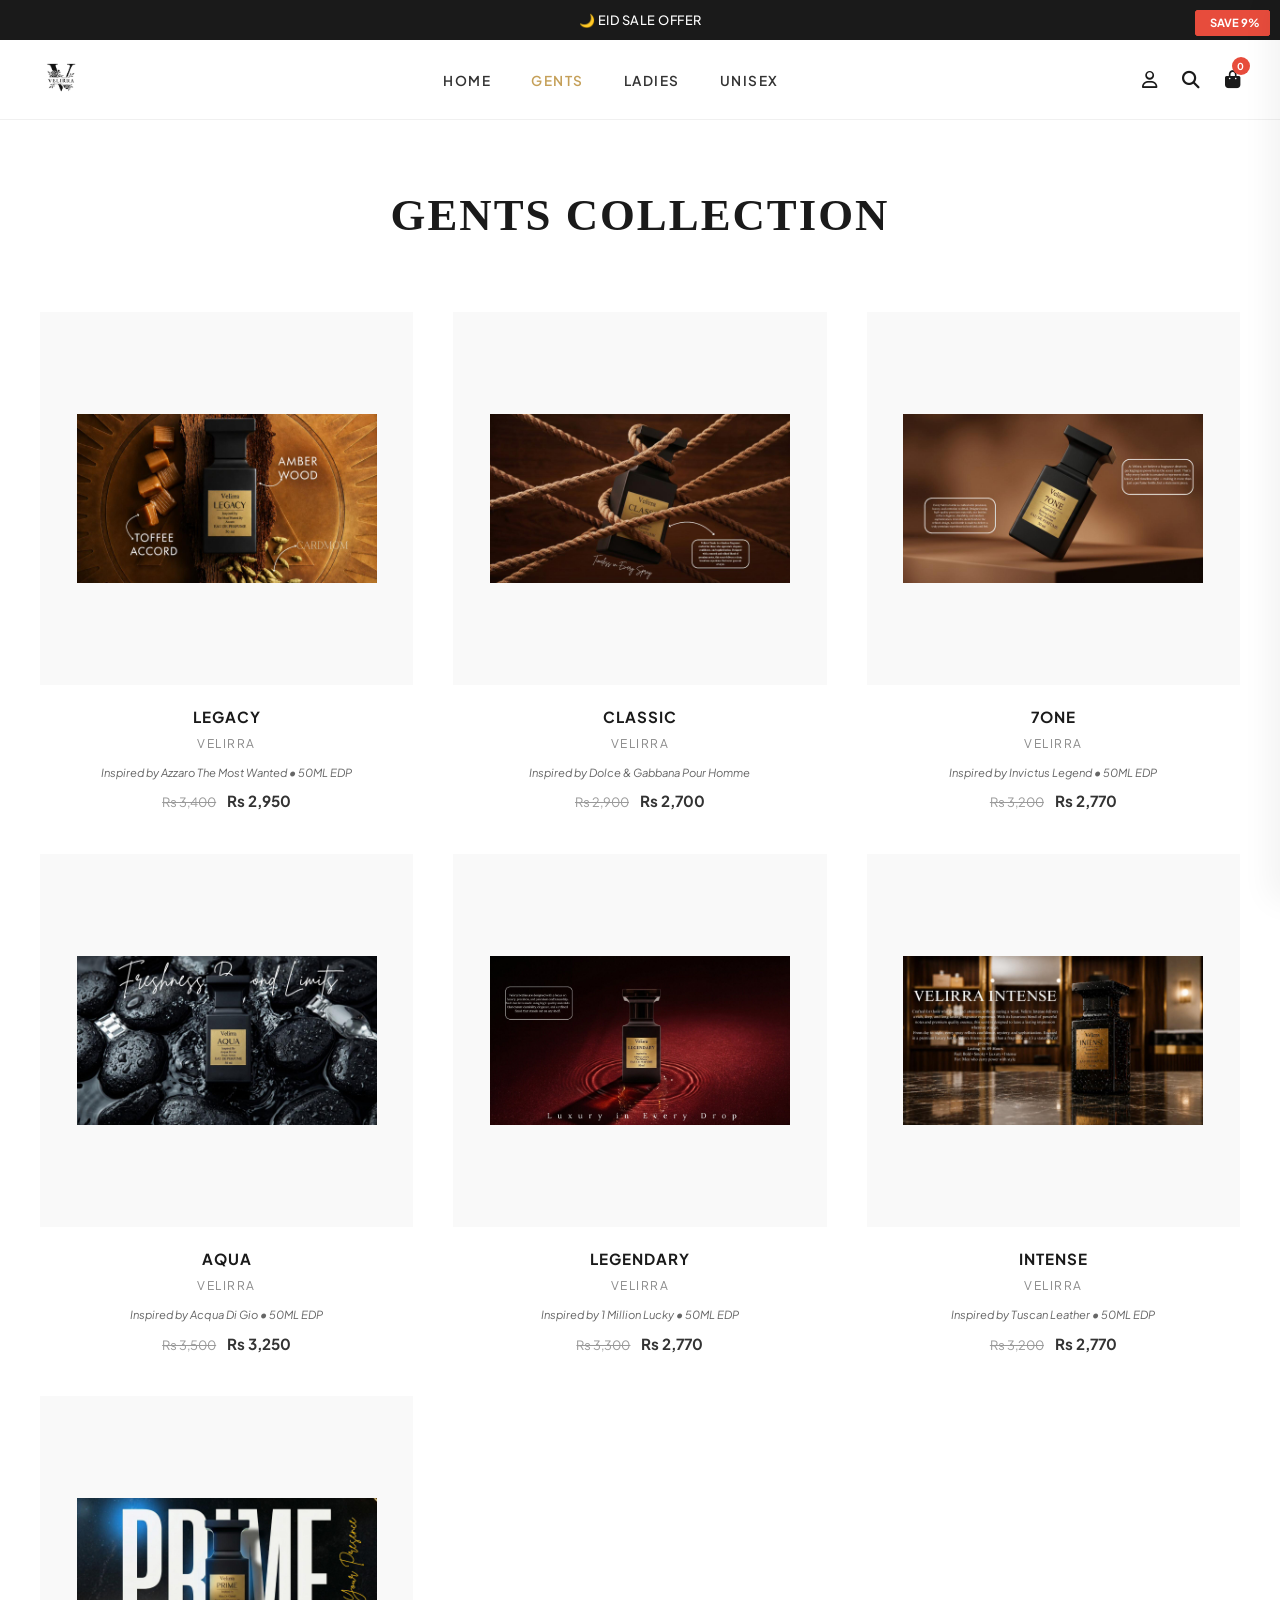
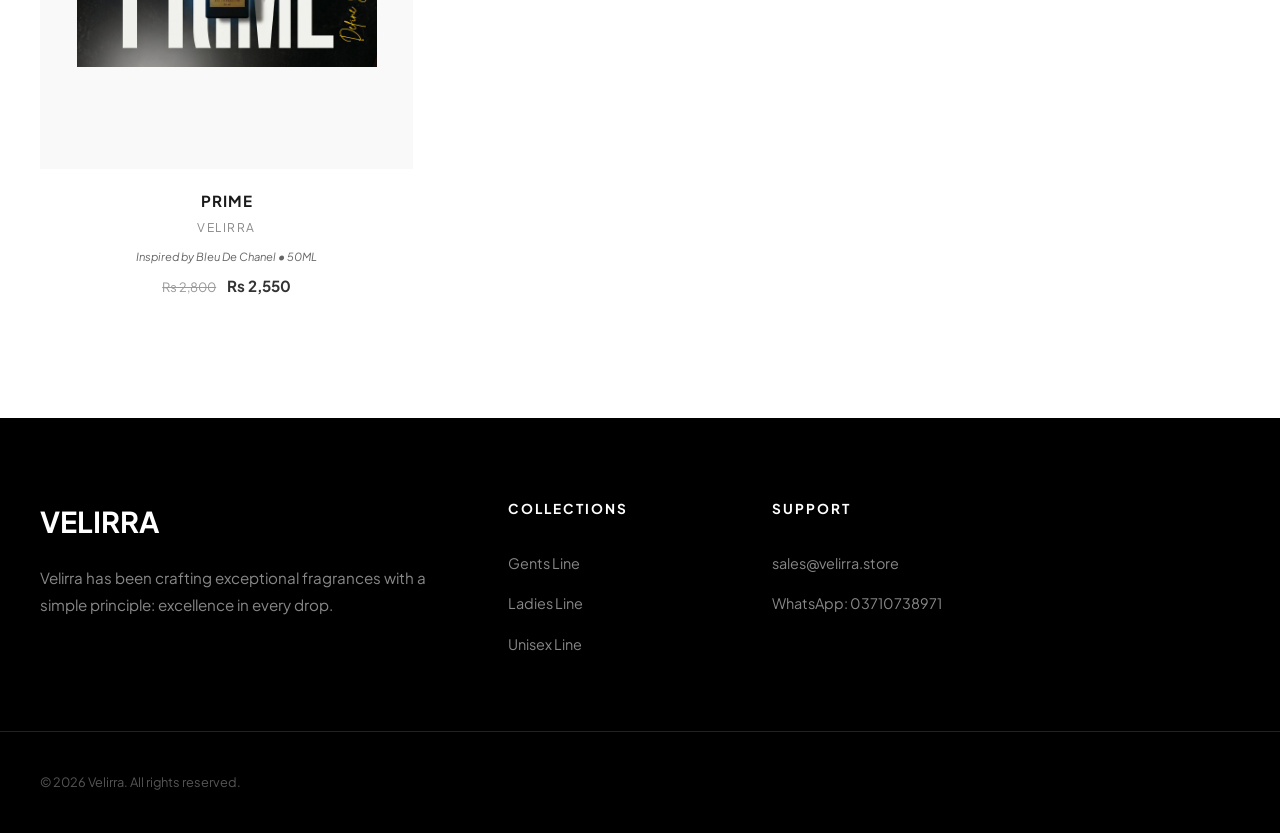
<file: gents.html>
<!DOCTYPE html>
<html lang="en">

<head>
    <meta charset="UTF-8">
    <meta name="viewport" content="width=device-width, initial-scale=1.0">
    <title>Gents Collection | VELIRRA</title>
    <meta name="description" content="Explore VELIRRA's exclusive gents perfume collection. Engineered for presence.">
    <link rel="stylesheet" href="style.css">
    <link rel="preconnect" href="https://fonts.googleapis.com">
    <link rel="preconnect" href="https://fonts.gstatic.com" crossorigin>
    <link href="https://fonts.googleapis.com/css2?family=Plus+Jakarta+Sans:wght@300;400;500;600;700&display=swap"
        rel="stylesheet">
    <link rel="stylesheet" href="https://cdnjs.cloudflare.com/ajax/libs/font-awesome/6.5.1/css/all.min.css">
</head>

<body>
    <div class="top-bar">
        <p>🌙 EID SALE OFFER</p>
    </div>

    <header class="main-header">
        <div class="container header-container">
            <div class="logo">
                <a href="index.html">
                    <img src="logo.png" alt="VELIRRA" id="main-logo">
                </a>
            </div>
            <nav class="nav-menu">
                <ul>
                    <li><a href="index.html">HOME</a></li>
                    <li><a href="gents.html" class="active">GENTS</a></li>
                    <li><a href="ladies.html">LADIES</a></li>
                    <li><a href="unisex.html">UNISEX</a></li>
                </ul>
            </nav>
            <div class="header-actions">
                <a href="#" aria-label="Account"><i class="fa-regular fa-user"></i></a>
                <a href="#" aria-label="Search" class="search-trigger"><i class="fa-solid fa-magnifying-glass"></i></a>
                <a href="#" aria-label="Cart" class="cart-trigger">
                    <i class="fa-solid fa-bag-shopping"></i>
                    <span class="cart-count">0</span>
                </a>
            </div>
        </div>
    </header>

    <!-- Search Overlay -->
    <div class="search-overlay">
        <div class="search-container">
            <div class="search-header">
                <input type="text" id="search-input" placeholder="Search for perfumes, notes, inspirations...">
                <button class="close-search"><i class="fa-solid fa-xmark"></i></button>
            </div>
            <div class="search-results" id="search-results"></div>
        </div>
    </div>

    <!-- Cart Drawer -->
    <div class="cart-drawer">
        <div class="cart-drawer-header">
            <h3>YOUR CART</h3>
            <button class="close-cart"><i class="fa-solid fa-xmark"></i></button>
        </div>
        <div class="cart-items" id="cart-items-container">
            <div class="empty-cart-msg">Your cart is empty</div>
        </div>
        <div class="cart-footer">
            <div class="promo-section">
                <input type="text" id="promo-input" placeholder="Promo Code">
                <button id="apply-promo">APPLY</button>
            </div>
            <div id="discount-row"
                style="display: none; justify-content: space-between; margin-bottom: 10px; color: #e74c3c; font-weight: 600;">
                <span>Discount (20%):</span>
                <span id="discount-amount">-₨ 0</span>
            </div>
            <div class="cart-total">
                <span>Subtotal:</span>
                <span id="cart-subtotal">₨ 0</span>
            </div>
            <button class="checkout-btn">CHECKOUT ON WHATSAPP</button>
        </div>
    </div>
    <div class="drawer-overlay"></div>

    <main>
        <section class="collection-section">
            <div class="container">
                <h2 class="section-title">GENTS COLLECTION</h2>
                <div class="product-grid">
                    <!-- Legacy -->
                    <a href="product-legacy.html" class="product-card">
                        <div class="product-img-wrapper">
                            <span class="sale-badge">SAVE 13%</span>
                            <img src="legacy.jpeg" alt="Legacy">
                        </div>
                        <div class="product-info">
                            <h3 class="product-name">LEGACY</h3>
                            <p class="product-brand">VELIRRA</p>
                            <p class="product-inspiration">Inspired by Azzaro The Most Wanted • 50ML EDP</p>
                            <p class="product-price">
                                <span class="price-original">₨ 3,400</span>
                                <span class="price-current">₨ 2,950</span>
                            </p>
                        </div>
                    </a>
                    <!-- Classic -->
                    <a href="product-classic.html" class="product-card">
                        <div class="product-img-wrapper">
                            <span class="sale-badge">SAVE 7%</span>
                            <img src="classic.jpeg" alt="Classic">
                        </div>
                        <div class="product-info">
                            <h3 class="product-name">CLASSIC</h3>
                            <p class="product-brand">VELIRRA</p>
                            <p class="product-inspiration">Inspired by Dolce & Gabbana Pour Homme</p>
                            <p class="product-price">
                                <span class="price-original">₨ 2,900</span>
                                <span class="price-current">₨ 2,700</span>
                            </p>
                        </div>
                    </a>
                    <!-- 7One -->
                    <a href="product-7one.html" class="product-card">
                        <div class="product-img-wrapper">
                            <span class="sale-badge">SAVE 13%</span>
                            <img src="7one.jpeg" alt="7One">
                        </div>
                        <div class="product-info">
                            <h3 class="product-name">7ONE</h3>
                            <p class="product-brand">VELIRRA</p>
                            <p class="product-inspiration">Inspired by Invictus Legend • 50ML EDP</p>
                            <p class="product-price">
                                <span class="price-original">₨ 3,200</span>
                                <span class="price-current">₨ 2,770</span>
                            </p>
                        </div>
                    </a>
                    <!-- Aqua -->
                    <a href="product-aqua.html" class="product-card">
                        <div class="product-img-wrapper">
                            <span class="sale-badge">SAVE 7%</span>
                            <img src="aqua.jpeg" alt="Aqua">
                        </div>
                        <div class="product-info">
                            <h3 class="product-name">AQUA</h3>
                            <p class="product-brand">VELIRRA</p>
                            <p class="product-inspiration">Inspired by Acqua Di Gio • 50ML EDP</p>
                            <p class="product-price">
                                <span class="price-original">₨ 3,500</span>
                                <span class="price-current">₨ 3,250</span>
                            </p>
                        </div>
                    </a>
                    <!-- Legendary -->
                    <a href="product-legendary.html" class="product-card">
                        <div class="product-img-wrapper">
                            <span class="sale-badge">SAVE 16%</span>
                            <img src="legendary.jpeg" alt="Legendary">
                        </div>
                        <div class="product-info">
                            <h3 class="product-name">LEGENDARY</h3>
                            <p class="product-brand">VELIRRA</p>
                            <p class="product-inspiration">Inspired by 1 Million Lucky • 50ML EDP</p>
                            <p class="product-price">
                                <span class="price-original">₨ 3,300</span>
                                <span class="price-current">₨ 2,770</span>
                            </p>
                        </div>
                    </a>
                    <!-- Intense -->
                    <a href="product-intense.html" class="product-card">
                        <div class="product-img-wrapper">
                            <span class="sale-badge">SAVE 15%</span>
                            <img src="intense.jpeg" alt="Intense">
                        </div>
                        <div class="product-info">
                            <h3 class="product-name">INTENSE</h3>
                            <p class="product-brand">VELIRRA</p>
                            <p class="product-inspiration">Inspired by Tuscan Leather • 50ML EDP</p>
                            <p class="product-price">
                                <span class="price-original">₨ 3,200</span>
                                <span class="price-current">₨ 2,770</span>
                            </p>
                        </div>
                    </a>
                    <!-- Prime -->
                    <a href="product-prime.html" class="product-card">
                        <div class="product-img-wrapper">
                            <span class="sale-badge">SAVE 9%</span>
                            <img src="prime.jpeg" alt="Prime">
                        </div>
                        <div class="product-info">
                            <h3 class="product-name">PRIME</h3>
                            <p class="product-brand">VELIRRA</p>
                            <p class="product-inspiration">Inspired by Bleu De Chanel • 50ML</p>
                            <p class="product-price">
                                <span class="price-original">₨ 2,800</span>
                                <span class="price-current">₨ 2,550</span>
                            </p>
                        </div>
                    </a>
                </div>
            </div>
        </section>
    </main>

    <footer>
        <div class="container footer-container">
            <div class="footer-brand">
                <div class="logo"><span class="logo-text">VELIRRA</span></div>
                <p>Velirra has been crafting exceptional fragrances with a simple principle: excellence in every drop.
                </p>
            </div>
            <div class="footer-column">
                <h4>Collections</h4>
                <ul>
                    <li><a href="gents.html">Gents Line</a></li>
                    <li><a href="ladies.html">Ladies Line</a></li>
                    <li><a href="unisex.html">Unisex Line</a></li>
                </ul>
            </div>
            <div class="footer-column">
                <h4>Support</h4>
                <ul>
                    <li><a href="mailto:sales@velirra.store">sales@velirra.store</a></li>
                    <li><a href="https://wa.me/923710738971">WhatsApp: 03710738971</a></li>
                </ul>
            </div>
        </div>
        <div class="container footer-bottom">
            <p>&copy; 2026 Velirra. All rights reserved.</p>
        </div>
    </footer>
</body>

</html>
</file>
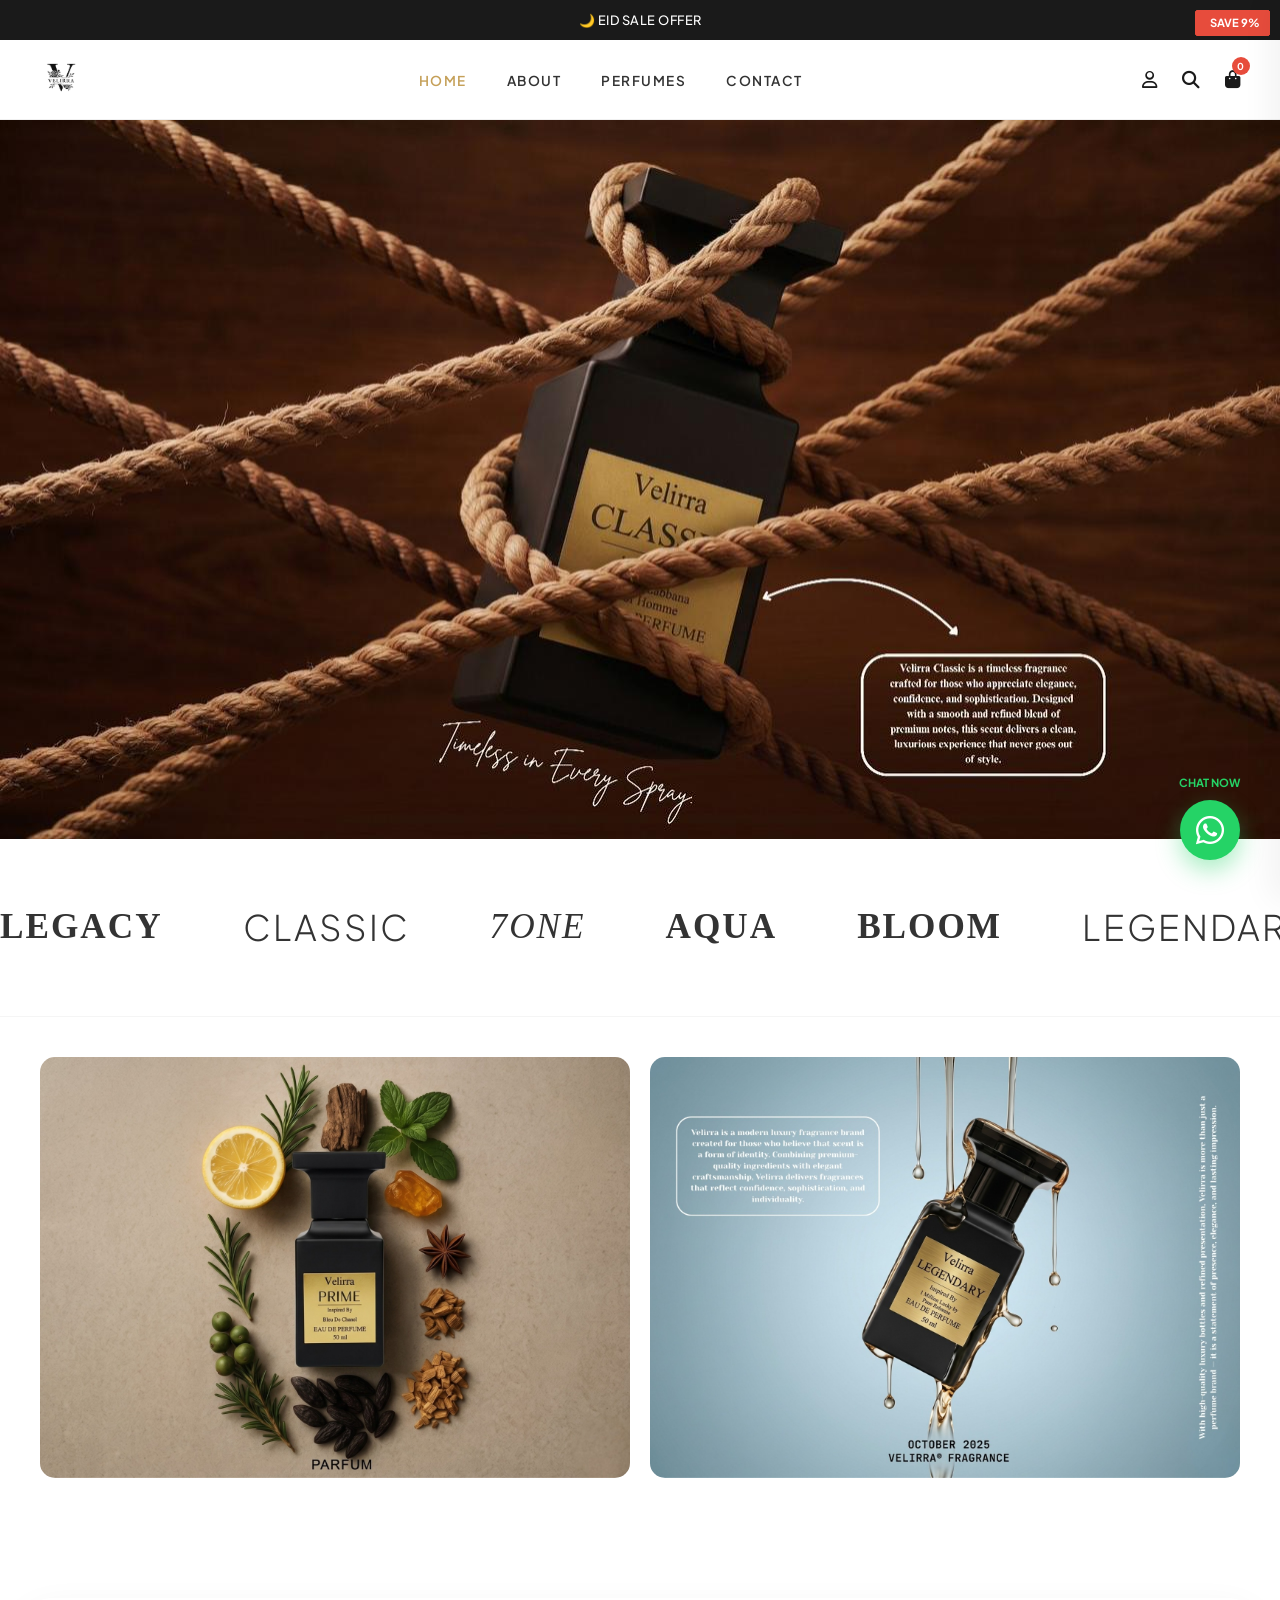
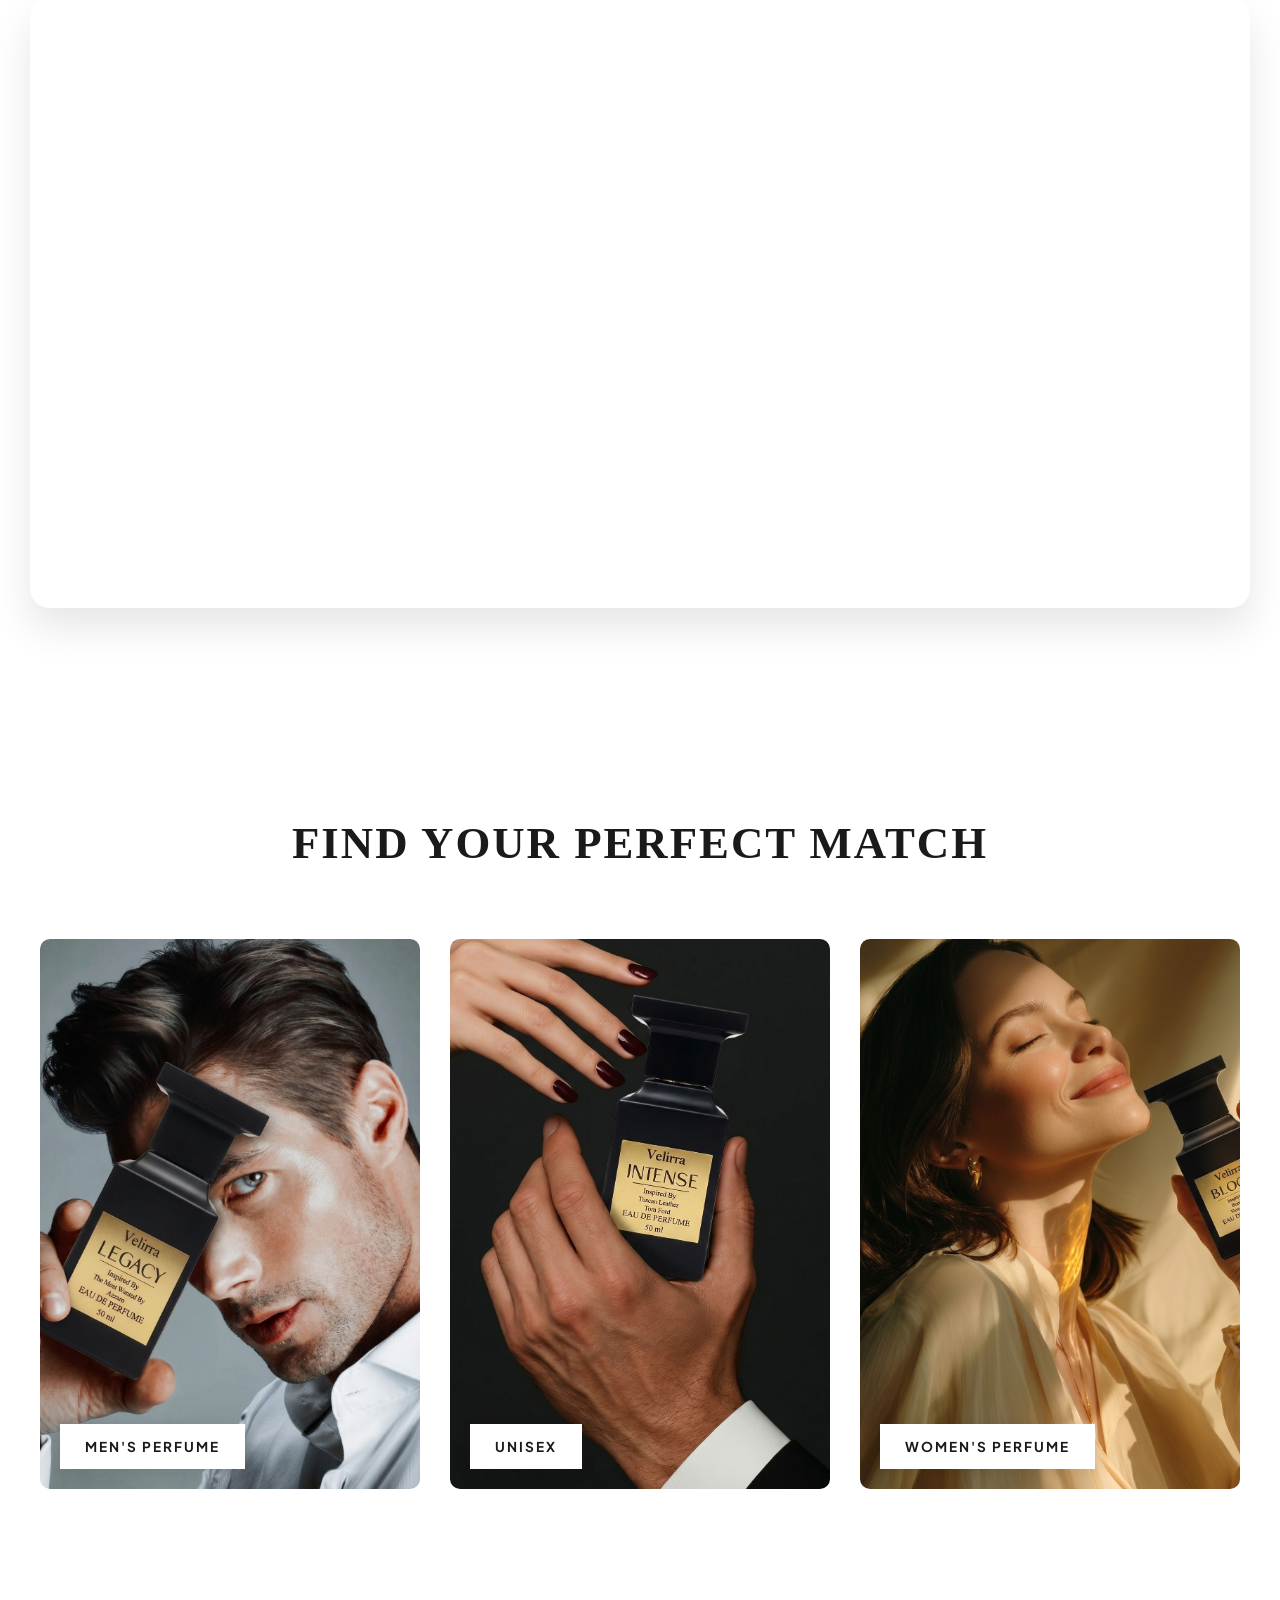
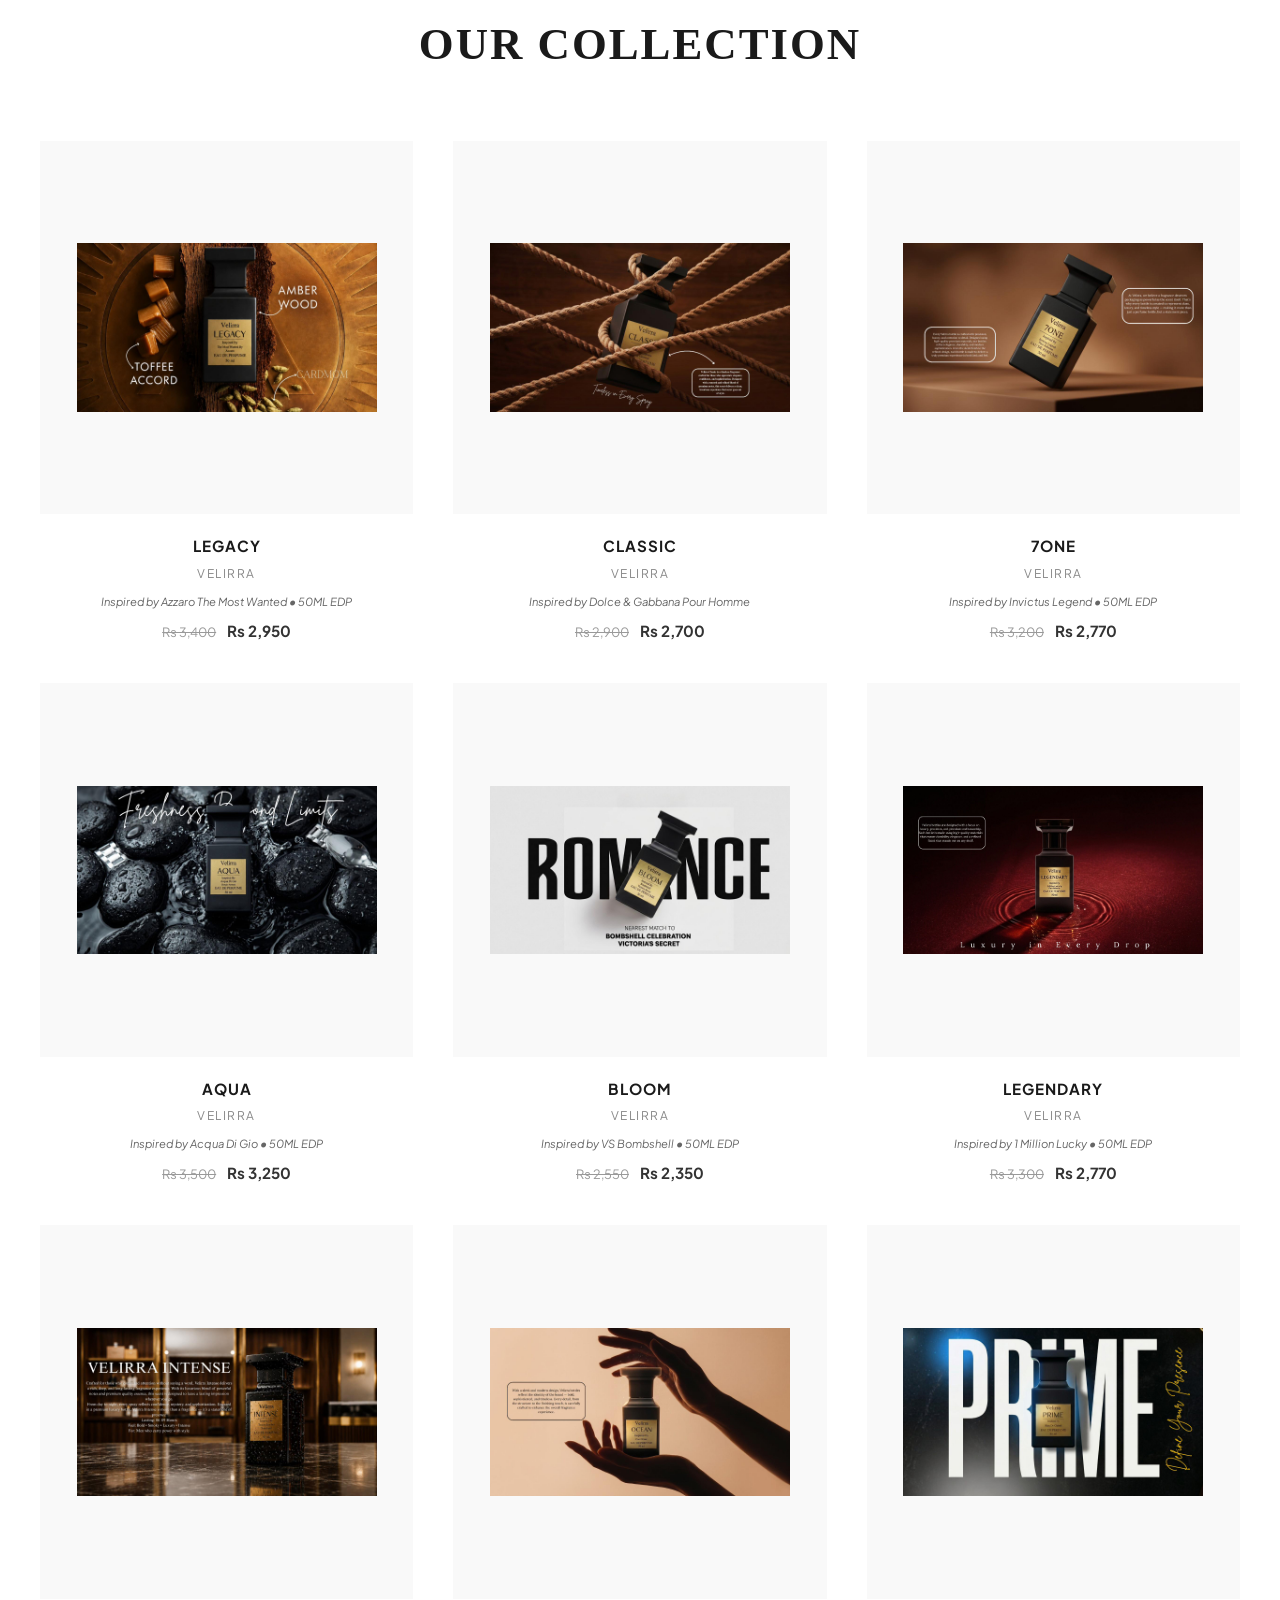
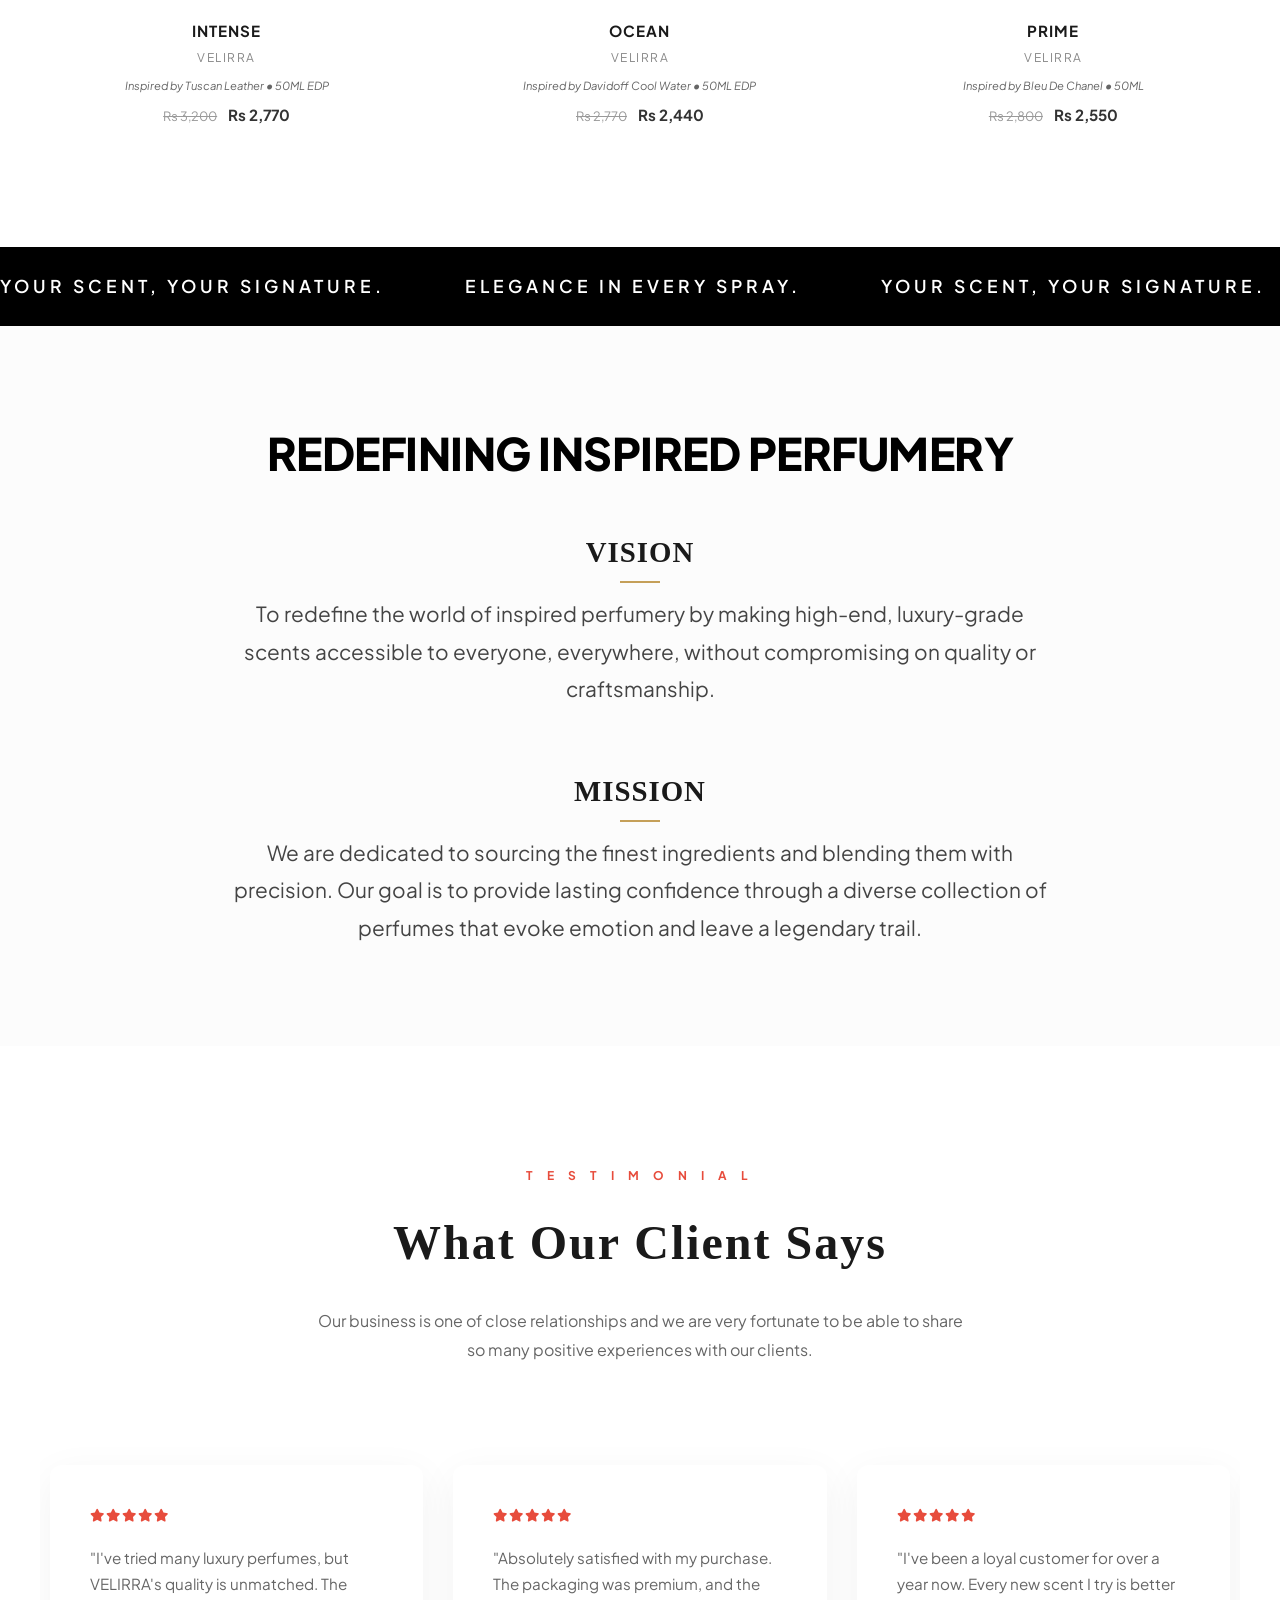
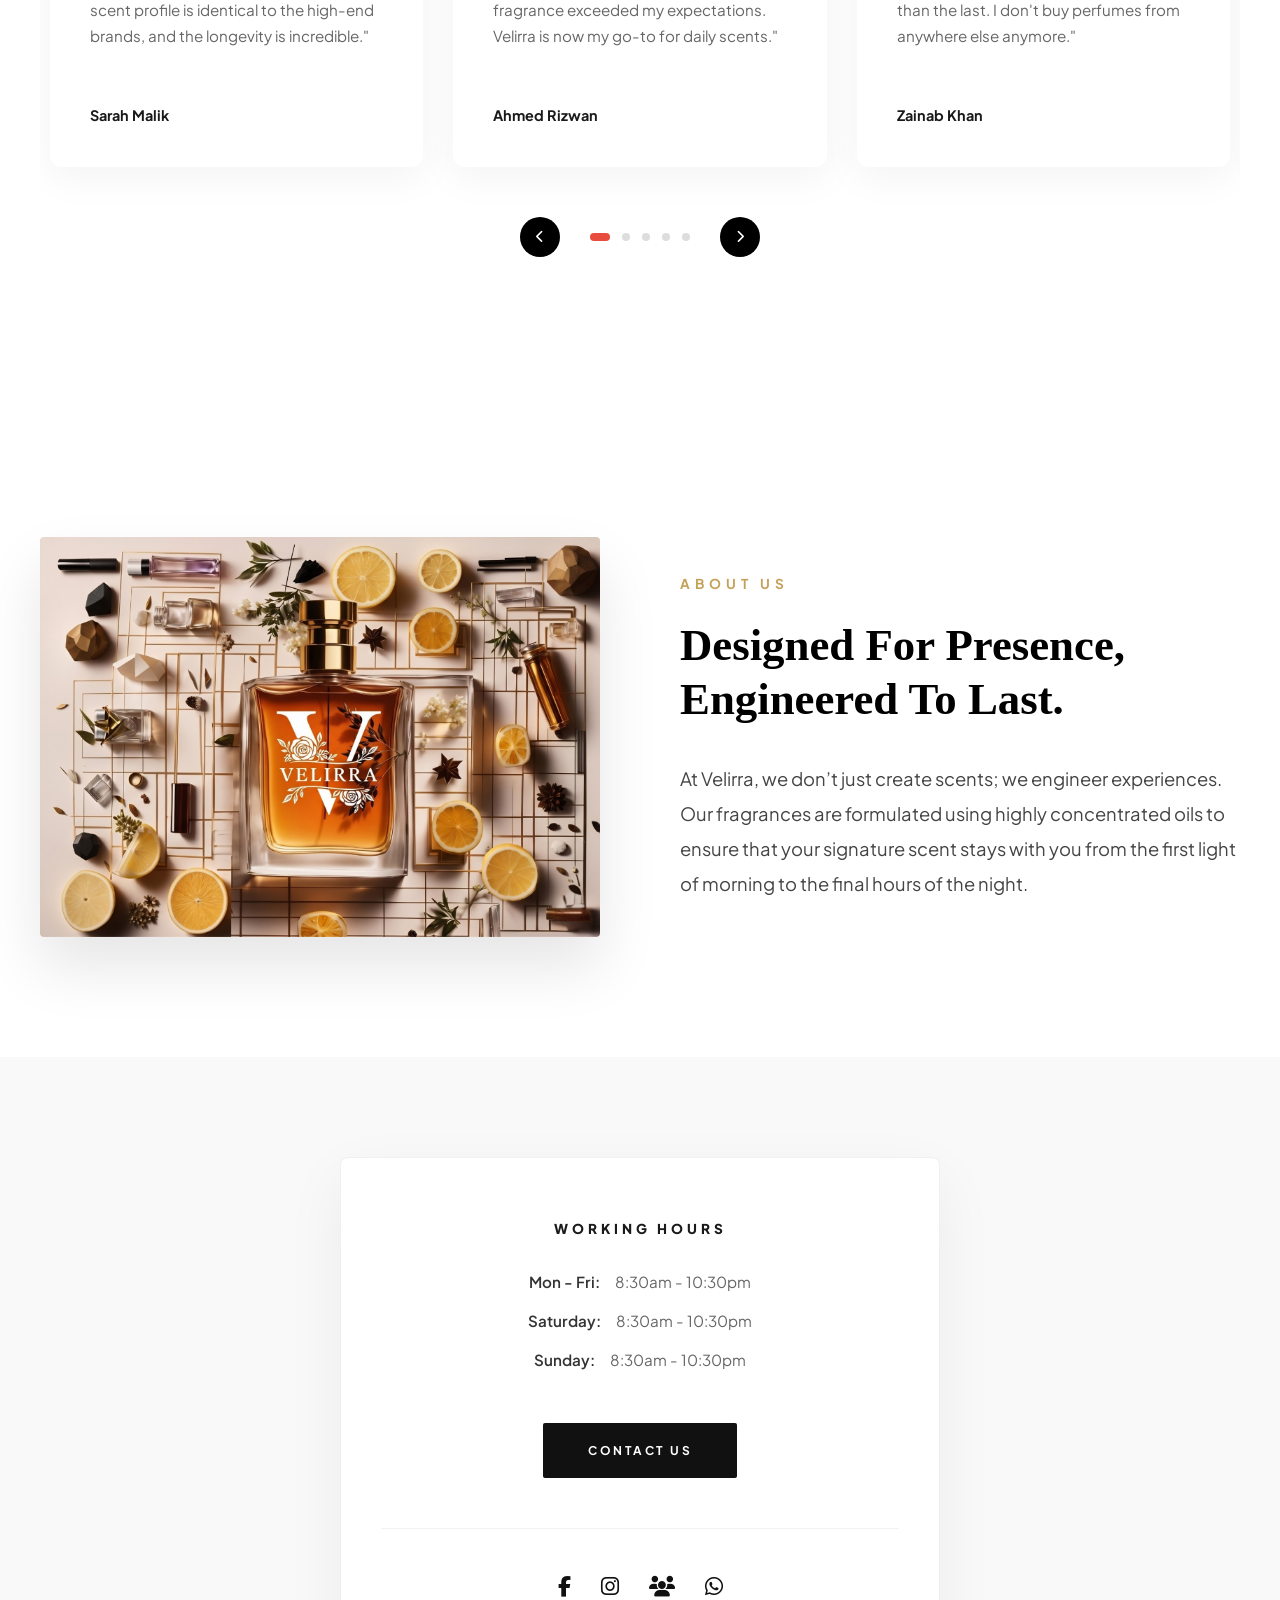
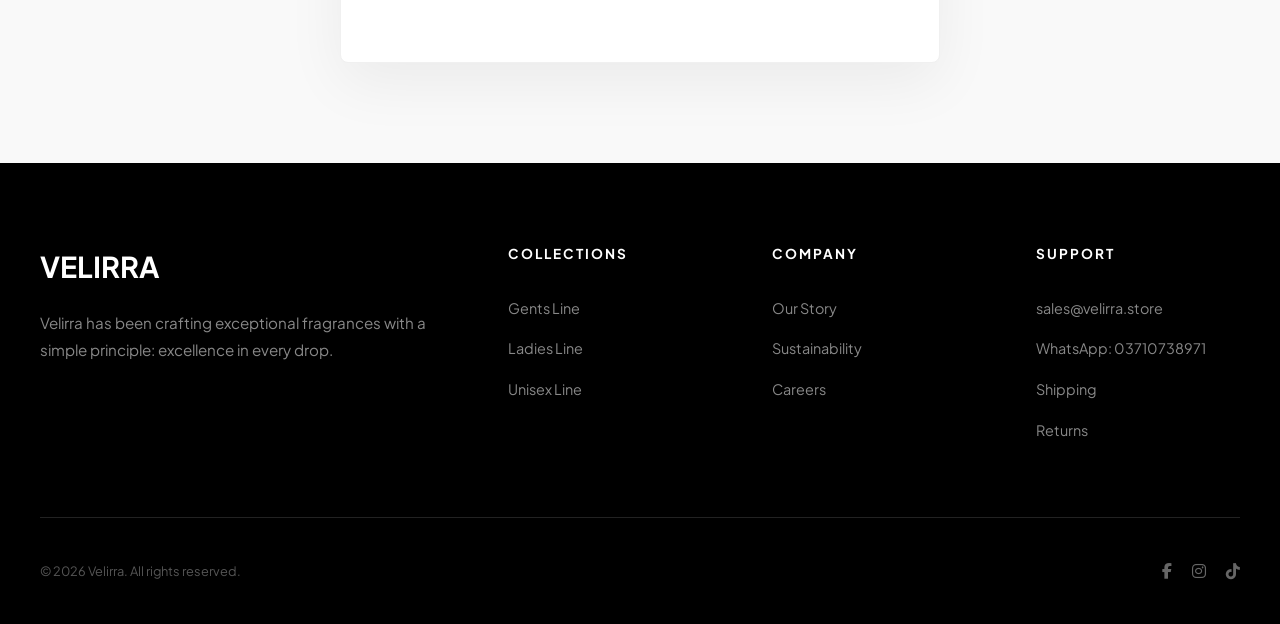
<file: index - Copy.html>
<!DOCTYPE html>
<html lang="en">

<head>
    <meta charset="UTF-8">
    <meta name="viewport" content="width=device-width, initial-scale=1.0">
    <title>VELIRRA | Luxury Fragrances</title>
    <meta name="description" content="Experience the deep, rich tapestry of fragrance mastery with VELIRRA.">
    <link rel="stylesheet" href="style.css">
    <!-- Google Fonts -->
    <link rel="preconnect" href="https://fonts.googleapis.com">
    <link rel="preconnect" href="https://fonts.gstatic.com" crossorigin>
    <link href="https://fonts.googleapis.com/css2?family=Plus+Jakarta+Sans:wght@300;400;500;600;700&display=swap"
        rel="stylesheet">
    <!-- Font Awesome for Icons -->
    <link rel="stylesheet" href="https://cdnjs.cloudflare.com/ajax/libs/font-awesome/6.5.1/css/all.min.css">
</head>

<body>
    <!-- Top Announcement Bar -->
    <div class="top-bar">
        <p>🌙 EID SALE OFFER</p>
    </div>

    <header class="main-header">
        <div class="container header-container">
            <div class="logo">
                <a href="/">
                    <img src="logo.png" alt="VELIRRA" id="main-logo">
                </a>
            </div>

            <nav class="nav-menu">
                <ul>
                    <li><a href="#" class="active">HOME</a></li>
                    <li><a href="#about">ABOUT</a></li>
                    <li><a href="#perfumes">PERFUMES</a></li>
                    <li><a href="#contact">CONTACT</a></li>
                </ul>
            </nav>

            <div class="header-actions">
                <a href="#" aria-label="Account"><i class="fa-regular fa-user"></i></a>
                <a href="#" aria-label="Search" class="search-trigger"><i class="fa-solid fa-magnifying-glass"></i></a>
                <a href="#" aria-label="Cart" class="cart-trigger">
                    <i class="fa-solid fa-bag-shopping"></i>
                    <span class="cart-count">0</span>
                </a>
            </div>
        </div>
    </header>

    <!-- Search Overlay -->
    <div class="search-overlay">
        <div class="search-container">
            <div class="search-header">
                <input type="text" id="search-input" placeholder="Search for perfumes, notes, inspirations...">
                <button class="close-search"><i class="fa-solid fa-xmark"></i></button>
            </div>
            <div class="search-results" id="search-results"></div>
        </div>
    </div>

    <!-- Cart Drawer -->
    <div class="cart-drawer">
        <div class="cart-drawer-header">
            <h3>YOUR CART</h3>
            <button class="close-cart"><i class="fa-solid fa-xmark"></i></button>
        </div>
        <div class="cart-items" id="cart-items-container">
            <!-- Items will be injected here -->
            <div class="empty-cart-msg">Your cart is empty</div>
        </div>
        <div class="cart-footer">
            <div class="promo-section">
                <input type="text" id="promo-input" placeholder="Promo Code">
                <button id="apply-promo">APPLY</button>
            </div>
            <div id="discount-row"
                style="display: none; justify-content: space-between; margin-bottom: 10px; color: #e74c3c; font-weight: 600;">
                <span>Discount (20%):</span>
                <span id="discount-amount">-₨ 0</span>
            </div>
            <div class="cart-total">
                <span>Subtotal:</span>
                <span id="cart-subtotal">₨ 0</span>
            </div>
            <button class="checkout-btn">CHECKOUT ON WHATSAPP</button>
        </div>
    </div>
    <!-- Checkout Details Modal -->
    <div class="checkout-modal" id="checkout-modal">
        <div class="modal-content">
            <div class="modal-header">
                <h3>DELIVERY DETAILS</h3>
                <button class="close-modal"><i class="fa-solid fa-xmark"></i></button>
            </div>
            <form id="checkout-form">
                <div class="form-group">
                    <label>Phone Number *</label>
                    <input type="tel" id="checkout-phone" placeholder="e.g. 03001234567" required>
                </div>
                <div class="form-group">
                    <label>Full Delivery Address *</label>
                    <textarea id="checkout-address" placeholder="House #, Street, Area, City" required></textarea>
                </div>
                <div class="form-group">
                    <label>Postal Code (Optional)</label>
                    <input type="text" id="checkout-postal" placeholder="e.g. 46000">
                </div>
                <div class="form-group">
                    <label>Google Map Link (Optional)</label>
                    <input type="url" id="checkout-location" placeholder="Paste link here">
                </div>
                <button type="submit" class="confirm-order-btn">CONFIRM & SEND ON WHATSAPP</button>
            </form>
        </div>
    </div>
    <div class="drawer-overlay"></div>

    <main>
        <section class="hero">
            <div class="hero-slider" id="hero-slider">
                <div class="slide active" style="--bg: url('legacy.jpeg'); --mobile-bg: url('legacy_mobile.jpeg');">
                </div>
                <div class="slide" style="--bg: url('classic.jpeg'); --mobile-bg: url('classic_mobile.jpeg');"></div>
                <div class="slide" style="--bg: url('7one.jpeg'); --mobile-bg: url('7one_mobile.jpeg');"></div>
                <div class="slide" style="--bg: url('aqua.jpeg'); --mobile-bg: url('aqua_mobile.jpeg');"></div>
                <div class="slide" style="--bg: url('bloom.jpeg'); --mobile-bg: url('bloom_mobile.jpeg');"></div>
                <div class="slide" style="--bg: url('legendary.jpeg'); --mobile-bg: url('legendary_mobile.jpeg');">
                </div>
                <div class="slide" style="--bg: url('intense.jpeg'); --mobile-bg: url('intense_mobile.jpeg');"></div>
                <div class="slide" style="--bg: url('ocean.jpeg'); --mobile-bg: url('ocean_mobile.jpeg');"></div>
                <div class="slide" style="--bg: url('prime.jpeg'); --mobile-bg: url('prime_mobile.jpeg');"></div>
            </div>
        </section>

        <!-- Brand Strip / Marquee -->
        <section class="brand-strip">
            <div class="marquee">
                <div class="marquee-content">
                    <span class="font-serif">LEGACY</span>
                    <span class="font-sans">CLASSIC</span>
                    <span class="font-display">7ONE</span>
                    <span class="font-script">AQUA</span>
                    <span class="font-serif">BLOOM</span>
                    <span class="font-sans">LEGENDARY</span>
                    <span class="font-display">INTENSE</span>
                    <span class="font-script">OCEAN</span>
                    <span class="font-serif">PRIME</span>
                    <!-- Duplicate for seamless loop -->
                    <span class="font-serif">LEGACY</span>
                    <span class="font-sans">CLASSIC</span>
                    <span class="font-display">7ONE</span>
                    <span class="font-script">AQUA</span>
                    <span class="font-serif">BLOOM</span>
                    <span class="font-sans">LEGENDARY</span>
                    <span class="font-display">INTENSE</span>
                    <span class="font-script">OCEAN</span>
                    <span class="font-serif">PRIME</span>
                </div>
            </div>
        </section>

        <!-- Featured Section -->
        <section class="featured-section">
            <div class="container featured-container">
                <div class="featured-card">
                    <img src="prime cover.jpeg" alt="Prime Cover">
                </div>
                <div class="featured-card">
                    <img src="legendary cover.jpeg" alt="Legendary Cover">
                </div>
            </div>
        </section>



        <section class="video-section">
            <div class="video-container">
                <video autoplay muted loop playsinline class="brand-video">
                    <source src="vedio.mp4" type="video/mp4">
                    Your browser does not support the video tag.
                </video>
            </div>
        </section>



        <!-- Match Section -->
        <section class="match-section">
            <div class="container">
                <h2 class="section-title">FIND YOUR PERFECT MATCH</h2>
                <div class="match-grid">
                    <a href="gents.html" class="match-card">
                        <img src="men.jpeg" alt="Men's Perfume">
                        <div class="match-label">MEN'S PERFUME</div>
                    </a>
                    <a href="unisex.html" class="match-card">
                        <img src="unisex.jpeg" alt="Decants">
                        <div class="match-label">UNISEX</div>
                    </a>
                    <a href="ladies.html" class="match-card">
                        <img src="women.jpeg" alt="Women's Perfume">
                        <div class="match-label">WOMEN'S PERFUME</div>
                    </a>
                </div>
            </div>
        </section>

        <!-- Collection Section -->
        <section id="perfumes" class="collection-section">
            <div class="container">
                <h2 class="section-title">OUR COLLECTION</h2>
                <div class="product-grid">
                    <!-- Legacy -->
                    <a href="product-legacy.html" class="product-card">
                        <div class="product-img-wrapper">
                            <span class="sale-badge">SAVE 13%</span>
                            <img src="legacy.jpeg" alt="Legacy">
                        </div>
                        <div class="product-info">
                            <h3 class="product-name">LEGACY</h3>
                            <p class="product-brand">VELIRRA</p>
                            <p class="product-inspiration">Inspired by Azzaro The Most Wanted • 50ML EDP</p>
                            <p class="product-price">
                                <span class="price-original">₨ 3,400</span>
                                <span class="price-current">₨ 2,950</span>
                            </p>
                        </div>
                    </a>
                    <!-- Classic -->
                    <a href="product-classic.html" class="product-card">
                        <div class="product-img-wrapper">
                            <span class="sale-badge">SAVE 7%</span>
                            <img src="classic.jpeg" alt="Classic">
                        </div>
                        <div class="product-info">
                            <h3 class="product-name">CLASSIC</h3>
                            <p class="product-brand">VELIRRA</p>
                            <p class="product-inspiration">Inspired by Dolce & Gabbana Pour Homme</p>
                            <p class="product-price">
                                <span class="price-original">₨ 2,900</span>
                                <span class="price-current">₨ 2,700</span>
                            </p>
                        </div>
                    </a>
                    <!-- 7One -->
                    <a href="product-7one.html" class="product-card">
                        <div class="product-img-wrapper">
                            <span class="sale-badge">SAVE 13%</span>
                            <img src="7one.jpeg" alt="7One">
                        </div>
                        <div class="product-info">
                            <h3 class="product-name">7ONE</h3>
                            <p class="product-brand">VELIRRA</p>
                            <p class="product-inspiration">Inspired by Invictus Legend • 50ML EDP</p>
                            <p class="product-price">
                                <span class="price-original">₨ 3,200</span>
                                <span class="price-current">₨ 2,770</span>
                            </p>
                        </div>
                    </a>
                    <!-- Aqua -->
                    <a href="product-aqua.html" class="product-card">
                        <div class="product-img-wrapper">
                            <span class="sale-badge">SAVE 7%</span>
                            <img src="aqua.jpeg" alt="Aqua">
                        </div>
                        <div class="product-info">
                            <h3 class="product-name">AQUA</h3>
                            <p class="product-brand">VELIRRA</p>
                            <p class="product-inspiration">Inspired by Acqua Di Gio • 50ML EDP</p>
                            <p class="product-price">
                                <span class="price-original">₨ 3,500</span>
                                <span class="price-current">₨ 3,250</span>
                            </p>
                        </div>
                    </a>
                    <!-- Bloom -->
                    <a href="product-bloom.html" class="product-card">
                        <div class="product-img-wrapper">
                            <span class="sale-badge">SAVE 8%</span>
                            <img src="bloom.jpeg" alt="Bloom">
                        </div>
                        <div class="product-info">
                            <h3 class="product-name">BLOOM</h3>
                            <p class="product-brand">VELIRRA</p>
                            <p class="product-inspiration">Inspired by VS Bombshell • 50ML EDP</p>
                            <p class="product-price">
                                <span class="price-original">₨ 2,550</span>
                                <span class="price-current">₨ 2,350</span>
                            </p>
                        </div>
                    </a>
                    <!-- Legendary -->
                    <a href="product-legendary.html" class="product-card">
                        <div class="product-img-wrapper">
                            <span class="sale-badge">SAVE 16%</span>
                            <img src="legendary.jpeg" alt="Legendary">
                        </div>
                        <div class="product-info">
                            <h3 class="product-name">LEGENDARY</h3>
                            <p class="product-brand">VELIRRA</p>
                            <p class="product-inspiration">Inspired by 1 Million Lucky • 50ML EDP</p>
                            <p class="product-price">
                                <span class="price-original">₨ 3,300</span>
                                <span class="price-current">₨ 2,770</span>
                            </p>
                        </div>
                    </a>
                    <!-- Intense -->
                    <a href="product-intense.html" class="product-card">
                        <div class="product-img-wrapper">
                            <span class="sale-badge">SAVE 15%</span>
                            <img src="intense.jpeg" alt="Intense">
                        </div>
                        <div class="product-info">
                            <h3 class="product-name">INTENSE</h3>
                            <p class="product-brand">VELIRRA</p>
                            <p class="product-inspiration">Inspired by Tuscan Leather • 50ML EDP</p>
                            <p class="product-price">
                                <span class="price-original">₨ 3,200</span>
                                <span class="price-current">₨ 2,770</span>
                            </p>
                        </div>
                    </a>
                    <!-- Ocean -->
                    <a href="product-ocean.html" class="product-card">
                        <div class="product-img-wrapper">
                            <span class="sale-badge">SAVE 12%</span>
                            <img src="ocean.jpeg" alt="Ocean">
                        </div>
                        <div class="product-info">
                            <h3 class="product-name">OCEAN</h3>
                            <p class="product-brand">VELIRRA</p>
                            <p class="product-inspiration">Inspired by Davidoff Cool Water • 50ML EDP</p>
                            <p class="product-price">
                                <span class="price-original">₨ 2,770</span>
                                <span class="price-current">₨ 2,440</span>
                            </p>
                        </div>
                    </a>
                    <!-- Prime -->
                    <a href="product-prime.html" class="product-card">
                        <div class="product-img-wrapper">
                            <span class="sale-badge">SAVE 9%</span>
                            <img src="prime.jpeg" alt="Prime">
                        </div>
                        <div class="product-info">
                            <h3 class="product-name">PRIME</h3>
                            <p class="product-brand">VELIRRA</p>
                            <p class="product-inspiration">Inspired by Bleu De Chanel • 50ML</p>
                            <p class="product-price">
                                <span class="price-original">₨ 2,800</span>
                                <span class="price-current">₨ 2,550</span>
                            </p>
                        </div>
                    </a>
                </div>
            </div>
        </section>

        <!-- Slogan Marquee Strip -->
        <section class="slogan-strip">
            <div class="marquee">
                <div class="marquee-content">
                    <span>Your scent, your signature.</span>
                    <span>Elegance in every spray.</span>
                    <span>Your scent, your signature.</span>
                    <span>Elegance in every spray.</span>
                    <span>Your scent, your signature.</span>
                    <span>Elegance in every spray.</span>
                    <span>Your scent, your signature.</span>
                    <span>Elegance in every spray.</span>
                    <!-- Seamless loop duplication -->
                    <span>Your scent, your signature.</span>
                    <span>Elegance in every spray.</span>
                    <span>Your scent, your signature.</span>
                    <span>Elegance in every spray.</span>
                    <span>Your scent, your signature.</span>
                    <span>Elegance in every spray.</span>
                    <span>Your scent, your signature.</span>
                    <span>Elegance in every spray.</span>
                </div>
            </div>
        </section>

        <!-- Vision & Mission Section -->
        <section class="vision-mission">
            <div class="container text-center-section">
                <h2 class="extra-large-title">Redefining Inspired Perfumery</h2>
                <div class="content-block">
                    <h3>VISION</h3>
                    <p>To redefine the world of inspired perfumery by making high-end, luxury-grade scents accessible to
                        everyone, everywhere, without compromising on quality or craftsmanship.</p>
                </div>
                <div class="content-block" style="margin-bottom: 0;">
                    <h3>MISSION</h3>
                    <p>We are dedicated to sourcing the finest ingredients and blending them with precision. Our goal is
                        to provide lasting confidence through a diverse collection of perfumes that evoke emotion and
                        leave a legendary trail.</p>
                </div>
            </div>
        </section>

        <!-- WhatsApp Floating Button -->
        <div class="whatsapp-sticky">
            <p class="chat-text">Chat Now</p>
            <a href="https://wa.me/923710738971" target="_blank" class="whatsapp-btn" aria-label="Chat on WhatsApp">
                <i class="fa-brands fa-whatsapp"></i>
            </a>
        </div>
    </main>

    <section class="testimonials">
        <div class="container">
            <div class="testimonial-header">
                <span class="testimonial-subtitle">T E S T I M O N I A L</span>
                <h2 class="section-title">What Our Client Says</h2>
                <p class="section-description">Our business is one of close relationships and we are very fortunate to
                    be able to share so many positive experiences with our clients.</p>
            </div>
            <div class="testimonial-carousel">
                <div class="testimonial-track">
                    <div class="testimonial-card">
                        <div class="testimonial-stars">
                            <i class="fa-solid fa-star"></i>
                            <i class="fa-solid fa-star"></i>
                            <i class="fa-solid fa-star"></i>
                            <i class="fa-solid fa-star"></i>
                            <i class="fa-solid fa-star"></i>
                        </div>
                        <p class="testimonial-text">"I've tried many luxury perfumes, but VELIRRA's quality is
                            unmatched. The
                            scent profile is identical to the high-end brands, and the longevity is incredible."</p>
                        <p class="testimonial-author">Sarah Malik</p>
                    </div>
                    <div class="testimonial-card">
                        <div class="testimonial-stars">
                            <i class="fa-solid fa-star"></i>
                            <i class="fa-solid fa-star"></i>
                            <i class="fa-solid fa-star"></i>
                            <i class="fa-solid fa-star"></i>
                            <i class="fa-solid fa-star"></i>
                        </div>
                        <p class="testimonial-text">"Absolutely satisfied with my purchase. The packaging was premium,
                            and the
                            fragrance exceeded my expectations. Velirra is now my go-to for daily scents."</p>
                        <p class="testimonial-author">Ahmed Rizwan</p>
                    </div>
                    <div class="testimonial-card">
                        <div class="testimonial-stars">
                            <i class="fa-solid fa-star"></i>
                            <i class="fa-solid fa-star"></i>
                            <i class="fa-solid fa-star"></i>
                            <i class="fa-solid fa-star"></i>
                            <i class="fa-solid fa-star"></i>
                        </div>
                        <p class="testimonial-text">"I've been a loyal customer for over a year now. Every new scent I
                            try is
                            better than the last. I don't buy perfumes from anywhere else anymore."</p>
                        <p class="testimonial-author">Zainab Khan</p>
                    </div>
                    <div class="testimonial-card">
                        <div class="testimonial-stars">
                            <i class="fa-solid fa-star"></i>
                            <i class="fa-solid fa-star"></i>
                            <i class="fa-solid fa-star"></i>
                            <i class="fa-solid fa-star"></i>
                            <i class="fa-solid fa-star"></i>
                        </div>
                        <p class="testimonial-text">"Finding authentic-smelling inspired perfumes in Pakistan is hard,
                            but
                            VELIRRA has earned my trust. Highly recommend to anyone looking for genuine quality."</p>
                        <p class="testimonial-author">Bilal Sheikh</p>
                    </div>
                    <div class="testimonial-card">
                        <div class="testimonial-stars">
                            <i class="fa-solid fa-star"></i>
                            <i class="fa-solid fa-star"></i>
                            <i class="fa-solid fa-star"></i>
                            <i class="fa-solid fa-star"></i>
                            <i class="fa-solid fa-star"></i>
                        </div>
                        <p class="testimonial-text">"Exceptional service and even better products. The signature scent I
                            bought reflects my personality perfectly. Thank you, Velirra, for this excellence!"</p>
                        <p class="testimonial-author">Ayesha Noor</p>
                    </div>
                </div>
                <div class="carousel-controls">
                    <button class="prev-test"><i class="fa-solid fa-chevron-left"></i></button>
                    <div class="dots">
                        <span class="dot active"></span>
                        <span class="dot"></span>
                        <span class="dot"></span>
                        <span class="dot"></span>
                        <span class="dot"></span>
                    </div>
                    <button class="next-test"><i class="fa-solid fa-chevron-right"></i></button>
                </div>
            </div>
        </div>
    </section>

    <!-- About Us Section -->
    <section id="about" class="about-section">
        <div class="container about-container">
            <div class="about-image">
                <img src="velirra.jpeg" alt="VELIRRA Brand Image">
            </div>
            <div class="about-content">
                <span class="about-subtitle">About Us</span>
                <h2 class="about-title">Designed For Presence, Engineered To Last.</h2>
                <p class="about-text">
                    At Velirra, we don’t just create scents; we engineer experiences. Our fragrances are formulated
                    using highly concentrated oils to ensure that your signature scent stays with you from the first
                    light of morning to the final hours of the night.
                </p>
            </div>
        </div>
    </section>

    <!-- Working Hours Section -->
    <section id="contact" class="store-section">
        <div class="container">
            <div class="store-card">
                <h3>WORKING HOURS</h3>
                <div class="store-timings">
                    <div class="timing-row">
                        <span>Mon - Fri:</span>
                        <span>8:30am - 10:30pm</span>
                    </div>
                    <div class="timing-row">
                        <span>Saturday:</span>
                        <span>8:30am - 10:30pm</span>
                    </div>
                    <div class="timing-row">
                        <span>Sunday:</span>
                        <span>8:30am - 10:30pm</span>
                    </div>
                </div>
                <a href="https://wa.me/923710738971" target="_blank" class="directions-btn">CONTACT US</a>

                <div class="store-socials">
                    <a href="https://www.facebook.com/share/18ajLgnWNp/?mibextid=wwXIfr" target="_blank"
                        aria-label="Facebook"><i class="fa-brands fa-facebook-f"></i></a>
                    <a href="https://www.instagram.com/velirra.store?igsh=NnB3aTUwbzc5dXRn" target="_blank"
                        aria-label="Instagram"><i class="fa-brands fa-instagram"></i></a>
                    <a href="https://whatsapp.com/channel/0029VbCTjSlDzgT7cqQIKu0Z" target="_blank"
                        aria-label="WhatsApp Group"><i class="fa-solid fa-users"></i></a>
                    <a href="https://wa.me/923710738971" target="_blank" aria-label="WhatsApp Contact"><i
                            class="fa-brands fa-whatsapp"></i></a>
                </div>
            </div>
        </div>
    </section>

    <footer>
        <div class="container footer-container">
            <div class="footer-brand">
                <div class="logo">
                    <span class="logo-text">VELIRRA</span>
                </div>
                <p>Velirra has been crafting exceptional fragrances with a simple principle: excellence in every drop.
                </p>
            </div>
            <div class="footer-column">
                <h4>Collections</h4>
                <ul>
                    <li><a href="gents.html">Gents Line</a></li>
                    <li><a href="ladies.html">Ladies Line</a></li>
                    <li><a href="unisex.html">Unisex Line</a></li>
                </ul>
            </div>
            <div class="footer-column">
                <h4>Company</h4>
                <ul>
                    <li><a href="#">Our Story</a></li>
                    <li><a href="#">Sustainability</a></li>
                    <li><a href="#">Careers</a></li>
                </ul>
            </div>
            <div class="footer-column">
                <h4>Support</h4>
                <ul>
                    <li><a href="mailto:sales@velirra.store">sales@velirra.store</a></li>
                    <li><a href="https://wa.me/923710738971">WhatsApp: 03710738971</a></li>
                    <li><a href="#">Shipping</a></li>
                    <li><a href="#">Returns</a></li>
                </ul>
            </div>
        </div>
        <div class="container">
            <div class="footer-bottom">
                <p>&copy; 2026 Velirra. All rights reserved.</p>
                <div class="social-links" style="display: flex; gap: 20px;">
                    <a href="#" style="color: #666;"><i class="fa-brands fa-facebook-f"></i></a>
                    <a href="#" style="color: #666;"><i class="fa-brands fa-instagram"></i></a>
                    <a href="#" style="color: #666;"><i class="fa-brands fa-tiktok"></i></a>
                </div>
            </div>
        </div>
    </footer>

    <script src="script.js"></script>
</body>

</html>
</file>
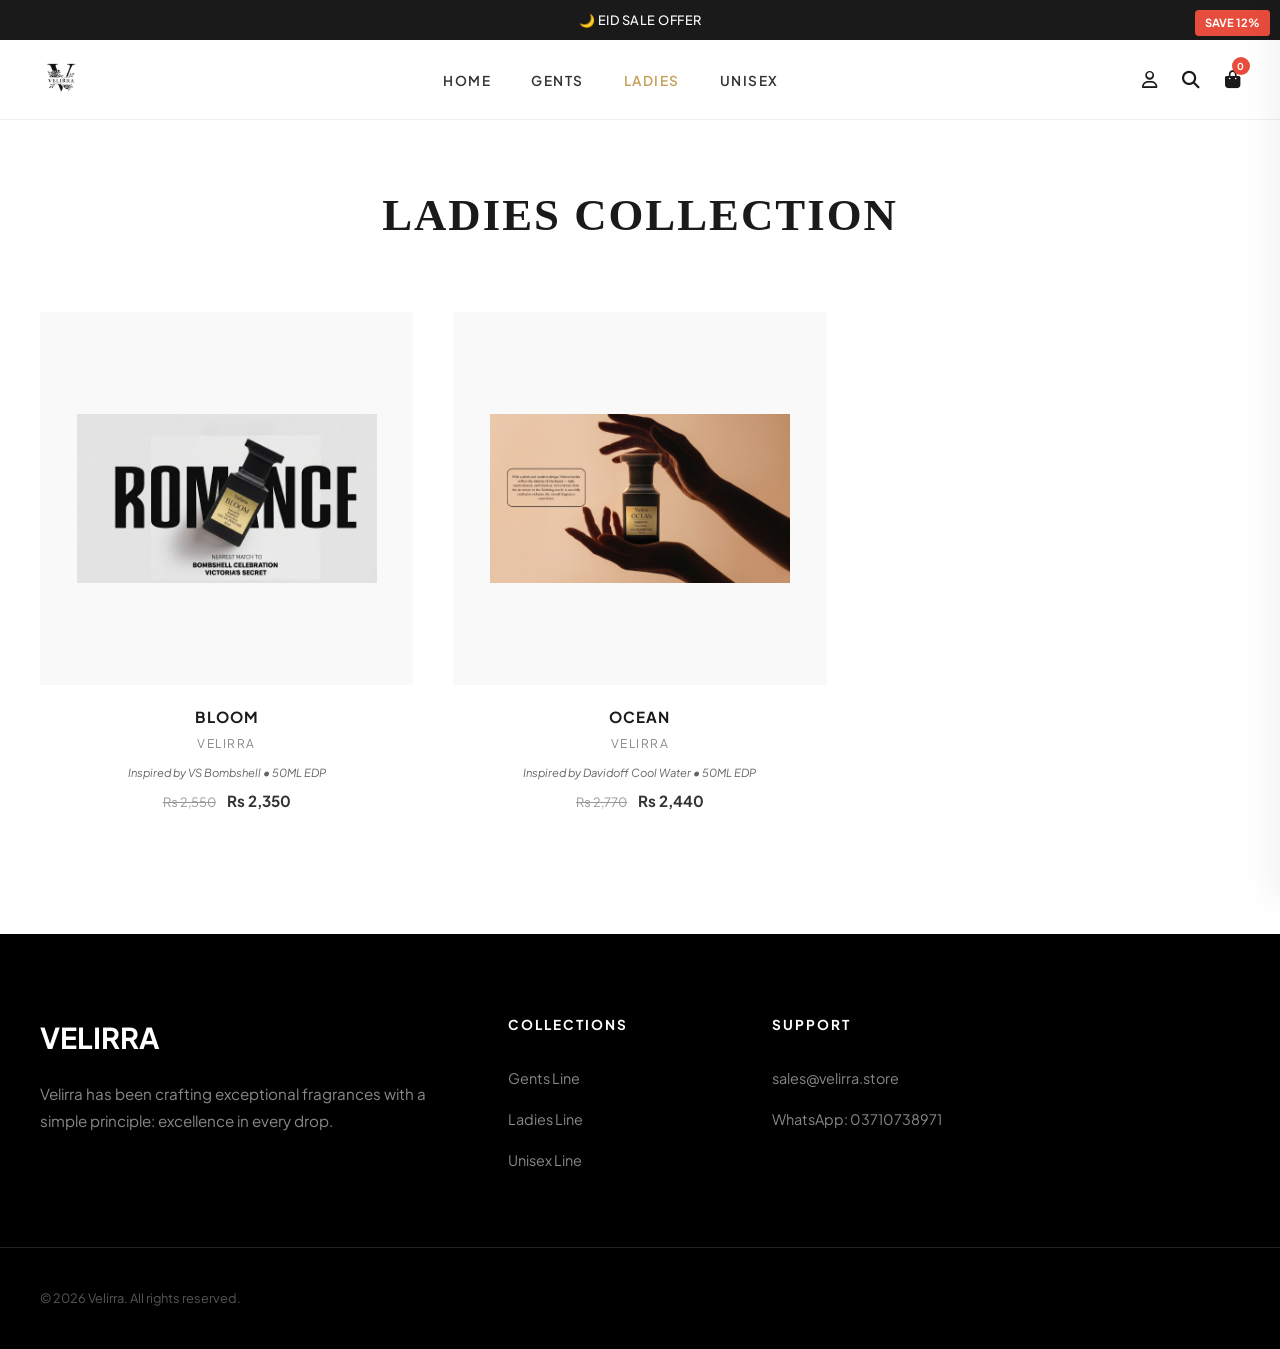
<file: ladies - Copy.html>
<!DOCTYPE html>
<html lang="en">

<head>
    <meta charset="UTF-8">
    <meta name="viewport" content="width=device-width, initial-scale=1.0">
    <title>Ladies Collection | VELIRRA</title>
    <meta name="description" content="Explore VELIRRA's exclusive ladies perfume collection. Elegance in every spray.">
    <link rel="stylesheet" href="style.css">
    <link rel="preconnect" href="https://fonts.googleapis.com">
    <link rel="preconnect" href="https://fonts.gstatic.com" crossorigin>
    <link href="https://fonts.googleapis.com/css2?family=Plus+Jakarta+Sans:wght@300;400;500;600;700&display=swap"
        rel="stylesheet">
    <link rel="stylesheet" href="https://cdnjs.cloudflare.com/ajax/libs/font-awesome/6.5.1/css/all.min.css">
</head>

<body>
    <div class="top-bar">
        <p>🌙 EID SALE OFFER</p>
    </div>

    <header class="main-header">
        <div class="container header-container">
            <div class="logo">
                <a href="index.html">
                    <img src="logo.png" alt="VELIRRA" id="main-logo">
                </a>
            </div>
            <nav class="nav-menu">
                <ul>
                    <li><a href="index.html">HOME</a></li>
                    <li><a href="gents.html">GENTS</a></li>
                    <li><a href="ladies.html" class="active">LADIES</a></li>
                    <li><a href="unisex.html">UNISEX</a></li>
                </ul>
            </nav>
            <div class="header-actions">
                <a href="#" aria-label="Account"><i class="fa-regular fa-user"></i></a>
                <a href="#" aria-label="Search" class="search-trigger"><i class="fa-solid fa-magnifying-glass"></i></a>
                <a href="#" aria-label="Cart" class="cart-trigger">
                    <i class="fa-solid fa-bag-shopping"></i>
                    <span class="cart-count">0</span>
                </a>
            </div>
        </div>
    </header>

    <!-- Search Overlay -->
    <div class="search-overlay">
        <div class="search-container">
            <div class="search-header">
                <input type="text" id="search-input" placeholder="Search for perfumes, notes, inspirations...">
                <button class="close-search"><i class="fa-solid fa-xmark"></i></button>
            </div>
            <div class="search-results" id="search-results"></div>
        </div>
    </div>

    <!-- Cart Drawer -->
    <div class="cart-drawer">
        <div class="cart-drawer-header">
            <h3>YOUR CART</h3>
            <button class="close-cart"><i class="fa-solid fa-xmark"></i></button>
        </div>
        <div class="cart-items" id="cart-items-container">
            <div class="empty-cart-msg">Your cart is empty</div>
        </div>
        <div class="cart-footer">
            <div class="promo-section">
                <input type="text" id="promo-input" placeholder="Promo Code">
                <button id="apply-promo">APPLY</button>
            </div>
            <div id="discount-row"
                style="display: none; justify-content: space-between; margin-bottom: 10px; color: #e74c3c; font-weight: 600;">
                <span>Discount (20%):</span>
                <span id="discount-amount">-₨ 0</span>
            </div>
            <div class="cart-total">
                <span>Subtotal:</span>
                <span id="cart-subtotal">₨ 0</span>
            </div>
            <button class="checkout-btn">CHECKOUT ON WHATSAPP</button>
        </div>
    </div>
    <!-- Checkout Details Modal -->
    <div class="checkout-modal" id="checkout-modal">
        <div class="modal-content">
            <div class="modal-header">
                <h3>DELIVERY DETAILS</h3>
                <button class="close-modal"><i class="fa-solid fa-xmark"></i></button>
            </div>
            <form id="checkout-form">
                <div class="form-group">
                    <label>Phone Number *</label>
                    <input type="tel" id="checkout-phone" placeholder="e.g. 03001234567" required>
                </div>
                <div class="form-group">
                    <label>Full Delivery Address *</label>
                    <textarea id="checkout-address" placeholder="House #, Street, Area, City" required></textarea>
                </div>
                <div class="form-group">
                    <label>Postal Code (Optional)</label>
                    <input type="text" id="checkout-postal" placeholder="e.g. 46000">
                </div>
                <div class="form-group">
                    <label>Google Map Link (Optional)</label>
                    <input type="url" id="checkout-location" placeholder="Paste link here">
                </div>
                <button type="submit" class="confirm-order-btn">CONFIRM & SEND ON WHATSAPP</button>
            </form>
        </div>
    </div>
    <div class="drawer-overlay"></div>

    <main>
        <section class="collection-section">
            <div class="container">
                <h2 class="section-title">LADIES COLLECTION</h2>
                <div class="product-grid">
                    <!-- Bloom -->
                    <a href="product-bloom.html" class="product-card">
                        <div class="product-img-wrapper">
                            <span class="sale-badge">SAVE 8%</span>
                            <img src="bloom.jpeg" alt="Bloom">
                        </div>
                        <div class="product-info">
                            <h3 class="product-name">BLOOM</h3>
                            <p class="product-brand">VELIRRA</p>
                            <p class="product-inspiration">Inspired by VS Bombshell • 50ML EDP</p>
                            <p class="product-price">
                                <span class="price-original">₨ 2,550</span>
                                <span class="price-current">₨ 2,350</span>
                            </p>
                        </div>
                    </a>
                    <!-- Ocean -->
                    <a href="product-ocean.html" class="product-card">
                        <div class="product-img-wrapper">
                            <span class="sale-badge">SAVE 12%</span>
                            <img src="ocean.jpeg" alt="Ocean">
                        </div>
                        <div class="product-info">
                            <h3 class="product-name">OCEAN</h3>
                            <p class="product-brand">VELIRRA</p>
                            <p class="product-inspiration">Inspired by Davidoff Cool Water • 50ML EDP</p>
                            <p class="product-price">
                                <span class="price-original">₨ 2,770</span>
                                <span class="price-current">₨ 2,440</span>
                            </p>
                        </div>
                    </a>
                </div>
            </div>
        </section>
    </main>

    <footer>
        <div class="container footer-container">
            <div class="footer-brand">
                <div class="logo"><span class="logo-text">VELIRRA</span></div>
                <p>Velirra has been crafting exceptional fragrances with a simple principle: excellence in every drop.
                </p>
            </div>
            <div class="footer-column">
                <h4>Collections</h4>
                <ul>
                    <li><a href="gents.html">Gents Line</a></li>
                    <li><a href="ladies.html">Ladies Line</a></li>
                    <li><a href="unisex.html">Unisex Line</a></li>
                </ul>
            </div>
            <div class="footer-column">
                <h4>Support</h4>
                <ul>
                    <li><a href="mailto:sales@velirra.store">sales@velirra.store</a></li>
                    <li><a href="https://wa.me/923710738971">WhatsApp: 03710738971</a></li>
                </ul>
            </div>
        </div>
        <div class="container footer-bottom">
            <p>&copy; 2026 Velirra. All rights reserved.</p>
        </div>
    </footer>
</body>

</html>
</file>
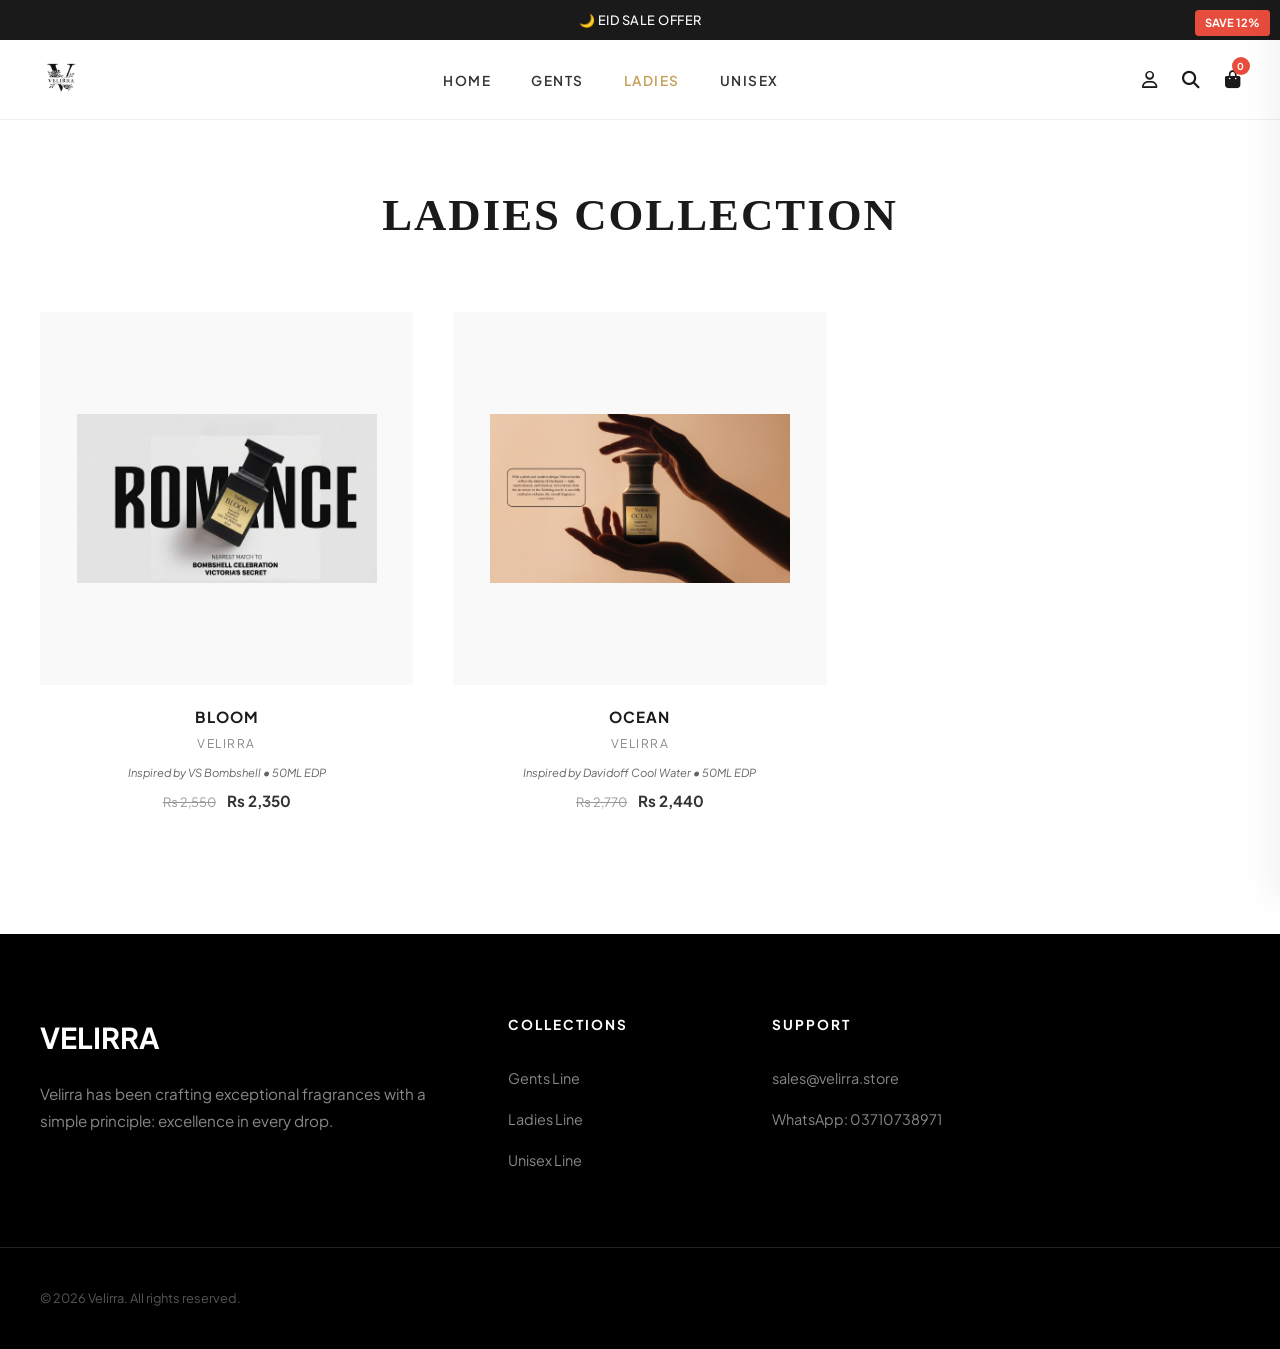
<file: ladies.html>
<!DOCTYPE html>
<html lang="en">

<head>
    <meta charset="UTF-8">
    <meta name="viewport" content="width=device-width, initial-scale=1.0">
    <title>Ladies Collection | VELIRRA</title>
    <meta name="description" content="Explore VELIRRA's exclusive ladies perfume collection. Elegance in every spray.">
    <link rel="stylesheet" href="style.css">
    <link rel="preconnect" href="https://fonts.googleapis.com">
    <link rel="preconnect" href="https://fonts.gstatic.com" crossorigin>
    <link href="https://fonts.googleapis.com/css2?family=Plus+Jakarta+Sans:wght@300;400;500;600;700&display=swap"
        rel="stylesheet">
    <link rel="stylesheet" href="https://cdnjs.cloudflare.com/ajax/libs/font-awesome/6.5.1/css/all.min.css">
</head>

<body>
    <div class="top-bar">
        <p>🌙 EID SALE OFFER</p>
    </div>

    <header class="main-header">
        <div class="container header-container">
            <div class="logo">
                <a href="index.html">
                    <img src="logo.png" alt="VELIRRA" id="main-logo">
                </a>
            </div>
            <nav class="nav-menu">
                <ul>
                    <li><a href="index.html">HOME</a></li>
                    <li><a href="gents.html">GENTS</a></li>
                    <li><a href="ladies.html" class="active">LADIES</a></li>
                    <li><a href="unisex.html">UNISEX</a></li>
                </ul>
            </nav>
            <div class="header-actions">
                <a href="#" aria-label="Account"><i class="fa-regular fa-user"></i></a>
                <a href="#" aria-label="Search" class="search-trigger"><i class="fa-solid fa-magnifying-glass"></i></a>
                <a href="#" aria-label="Cart" class="cart-trigger">
                    <i class="fa-solid fa-bag-shopping"></i>
                    <span class="cart-count">0</span>
                </a>
            </div>
        </div>
    </header>

    <!-- Search Overlay -->
    <div class="search-overlay">
        <div class="search-container">
            <div class="search-header">
                <input type="text" id="search-input" placeholder="Search for perfumes, notes, inspirations...">
                <button class="close-search"><i class="fa-solid fa-xmark"></i></button>
            </div>
            <div class="search-results" id="search-results"></div>
        </div>
    </div>

    <!-- Cart Drawer -->
    <div class="cart-drawer">
        <div class="cart-drawer-header">
            <h3>YOUR CART</h3>
            <button class="close-cart"><i class="fa-solid fa-xmark"></i></button>
        </div>
        <div class="cart-items" id="cart-items-container">
            <div class="empty-cart-msg">Your cart is empty</div>
        </div>
        <div class="cart-footer">
            <div class="promo-section">
                <input type="text" id="promo-input" placeholder="Promo Code">
                <button id="apply-promo">APPLY</button>
            </div>
            <div id="discount-row"
                style="display: none; justify-content: space-between; margin-bottom: 10px; color: #e74c3c; font-weight: 600;">
                <span>Discount (20%):</span>
                <span id="discount-amount">-₨ 0</span>
            </div>
            <div class="cart-total">
                <span>Subtotal:</span>
                <span id="cart-subtotal">₨ 0</span>
            </div>
            <button class="checkout-btn">CHECKOUT ON WHATSAPP</button>
        </div>
    </div>
    <div class="drawer-overlay"></div>

    <main>
        <section class="collection-section">
            <div class="container">
                <h2 class="section-title">LADIES COLLECTION</h2>
                <div class="product-grid">
                    <!-- Bloom -->
                    <a href="product-bloom.html" class="product-card">
                        <div class="product-img-wrapper">
                            <span class="sale-badge">SAVE 8%</span>
                            <img src="bloom.jpeg" alt="Bloom">
                        </div>
                        <div class="product-info">
                            <h3 class="product-name">BLOOM</h3>
                            <p class="product-brand">VELIRRA</p>
                            <p class="product-inspiration">Inspired by VS Bombshell • 50ML EDP</p>
                            <p class="product-price">
                                <span class="price-original">₨ 2,550</span>
                                <span class="price-current">₨ 2,350</span>
                            </p>
                        </div>
                    </a>
                    <!-- Ocean -->
                    <a href="product-ocean.html" class="product-card">
                        <div class="product-img-wrapper">
                            <span class="sale-badge">SAVE 12%</span>
                            <img src="ocean.jpeg" alt="Ocean">
                        </div>
                        <div class="product-info">
                            <h3 class="product-name">OCEAN</h3>
                            <p class="product-brand">VELIRRA</p>
                            <p class="product-inspiration">Inspired by Davidoff Cool Water • 50ML EDP</p>
                            <p class="product-price">
                                <span class="price-original">₨ 2,770</span>
                                <span class="price-current">₨ 2,440</span>
                            </p>
                        </div>
                    </a>
                </div>
            </div>
        </section>
    </main>

    <footer>
        <div class="container footer-container">
            <div class="footer-brand">
                <div class="logo"><span class="logo-text">VELIRRA</span></div>
                <p>Velirra has been crafting exceptional fragrances with a simple principle: excellence in every drop.
                </p>
            </div>
            <div class="footer-column">
                <h4>Collections</h4>
                <ul>
                    <li><a href="gents.html">Gents Line</a></li>
                    <li><a href="ladies.html">Ladies Line</a></li>
                    <li><a href="unisex.html">Unisex Line</a></li>
                </ul>
            </div>
            <div class="footer-column">
                <h4>Support</h4>
                <ul>
                    <li><a href="mailto:sales@velirra.store">sales@velirra.store</a></li>
                    <li><a href="https://wa.me/923710738971">WhatsApp: 03710738971</a></li>
                </ul>
            </div>
        </div>
        <div class="container footer-bottom">
            <p>&copy; 2026 Velirra. All rights reserved.</p>
        </div>
    </footer>
</body>

</html>
</file>
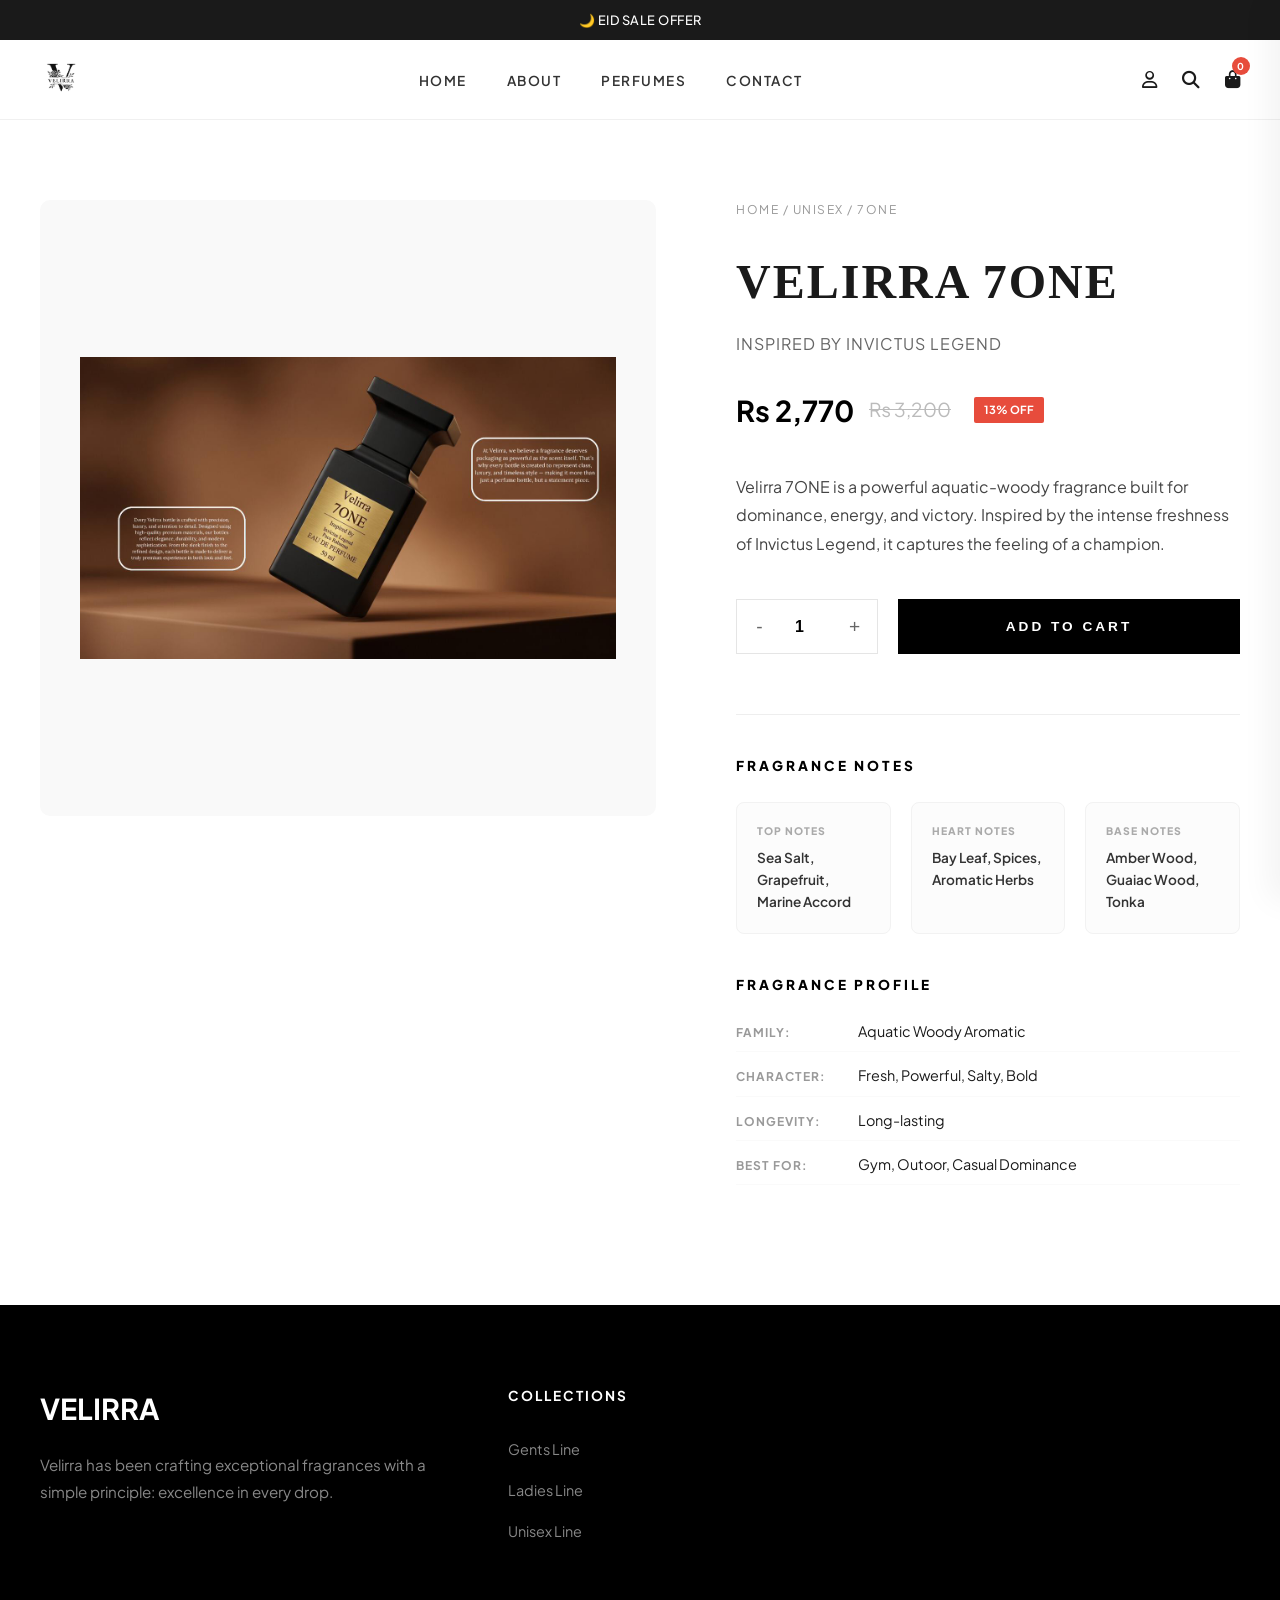
<file: product-7one - Copy.html>
<!DOCTYPE html>
<html lang="en">

<head>
    <meta charset="UTF-8">
    <meta name="viewport" content="width=device-width, initial-scale=1.0">
    <title>VELIRRA 7ONE | Premium Fragrance</title>
    <link rel="stylesheet" href="style.css">
    <link rel="preconnect" href="https://fonts.googleapis.com">
    <link rel="preconnect" href="https://fonts.gstatic.com" crossorigin>
    <link href="https://fonts.googleapis.com/css2?family=Plus+Jakarta+Sans:wght@300;400;500;600;700&display=swap"
        rel="stylesheet">
    <link rel="stylesheet" href="https://cdnjs.cloudflare.com/ajax/libs/font-awesome/6.5.1/css/all.min.css">
</head>

<body class="product-page">
    <div class="top-bar">
        <p>🌙 EID SALE OFFER</p>
    </div>

    <header class="main-header">
        <div class="container header-container">
            <div class="logo">
                <a href="index.html">
                    <img src="logo.png" alt="VELIRRA" id="main-logo">
                </a>
            </div>
            <nav class="nav-menu">
                <ul>
                    <li><a href="index.html">HOME</a></li>
                    <li><a href="index.html#about">ABOUT</a></li>
                    <li><a href="index.html#perfumes">PERFUMES</a></li>
                    <li><a href="index.html#contact">CONTACT</a></li>
                </ul>
            </nav>
            <div class="header-actions">
                <a href="#" aria-label="Account"><i class="fa-regular fa-user"></i></a>
                <a href="#" aria-label="Search" class="search-trigger"><i class="fa-solid fa-magnifying-glass"></i></a>
                <a href="#" aria-label="Cart" class="cart-trigger">
                    <i class="fa-solid fa-bag-shopping"></i>
                    <span class="cart-count">0</span>
                </a>
            </div>
        </div>
    </header>

    <!-- Search Overlay -->
    <div class="search-overlay">
        <div class="search-container">
            <div class="search-header">
                <input type="text" id="search-input" placeholder="Search for perfumes, notes, inspirations...">
                <button class="close-search"><i class="fa-solid fa-xmark"></i></button>
            </div>
            <div class="search-results" id="search-results"></div>
        </div>
    </div>

    <!-- Cart Drawer -->
    <div class="cart-drawer">
        <div class="cart-drawer-header">
            <h3>YOUR CART</h3>
            <button class="close-cart"><i class="fa-solid fa-xmark"></i></button>
        </div>
        <div class="cart-items" id="cart-items-container">
            <div class="empty-cart-msg">Your cart is empty</div>
        </div>
        <div class="cart-footer">
            <div class="promo-section">
                <input type="text" id="promo-input" placeholder="Promo Code">
                <button id="apply-promo">APPLY</button>
            </div>
            <div id="discount-row"
                style="display: none; justify-content: space-between; margin-bottom: 10px; color: #e74c3c; font-weight: 600;">
                <span>Discount (20%):</span>
                <span id="discount-amount">-₨ 0</span>
            </div>
            <div class="cart-total">
                <span>Subtotal:</span>
                <span id="cart-subtotal">₨ 0</span>
            </div>
            <button class="checkout-btn">CHECKOUT ON WHATSAPP</button>
        </div>
    </div>
    <!-- Checkout Details Modal -->
    <div class="checkout-modal" id="checkout-modal">
        <div class="modal-content">
            <div class="modal-header">
                <h3>DELIVERY DETAILS</h3>
                <button class="close-modal"><i class="fa-solid fa-xmark"></i></button>
            </div>
            <form id="checkout-form">
                <div class="form-group">
                    <label>Phone Number *</label>
                    <input type="tel" id="checkout-phone" placeholder="e.g. 03001234567" required>
                </div>
                <div class="form-group">
                    <label>Full Delivery Address *</label>
                    <textarea id="checkout-address" placeholder="House #, Street, Area, City" required></textarea>
                </div>
                <div class="form-group">
                    <label>Postal Code (Optional)</label>
                    <input type="text" id="checkout-postal" placeholder="e.g. 46000">
                </div>
                <div class="form-group">
                    <label>Google Map Link (Optional)</label>
                    <input type="url" id="checkout-location" placeholder="Paste link here">
                </div>
                <button type="submit" class="confirm-order-btn">CONFIRM & SEND ON WHATSAPP</button>
            </form>
        </div>
    </div>
    <div class="drawer-overlay"></div>

    <main class="product-detail-main">
        <div class="container">
            <div class="product-detail-grid">
                <div class="product-gallery">
                    <div class="main-image">
                        <img src="7one.jpeg" alt="VELIRRA 7One">
                    </div>
                </div>

                <div class="product-details">
                    <nav class="breadcrumb">
                        <a href="index.html">Home</a> / <a href="unisex.html">Unisex</a> / 7One
                    </nav>

                    <h1 class="product-title">VELIRRA 7ONE</h1>
                    <p class="product-subtitle">Inspired by Invictus Legend</p>

                    <div class="product-pricing">
                        <span class="price-current">₨ 2,770</span>
                        <span class="price-original">₨ 3,200</span>
                        <span class="discount-percent">13% OFF</span>
                    </div>

                    <p class="product-description">
                        Velirra 7ONE is a powerful aquatic-woody fragrance built for dominance, energy, and victory.
                        Inspired by the intense freshness of Invictus Legend, it captures the feeling of a champion.
                    </p>

                    <div class="purchase-actions">
                        <div class="quantity-selector">
                            <button class="qty-btn minus">-</button>
                            <input type="number" value="1" min="1" class="qty-input">
                            <button class="qty-btn plus">+</button>
                        </div>
                        <button class="add-to-cart-btn">ADD TO CART</button>
                    </div>

                    <div class="product-tabs">
                        <div class="tab-item active">
                            <h3>FRAGRANCE NOTES</h3>
                            <div class="notes-grid">
                                <div class="note-box">
                                    <span class="note-label">Top Notes</span>
                                    <p>Sea Salt, Grapefruit, Marine Accord</p>
                                </div>
                                <div class="note-box">
                                    <span class="note-label">Heart Notes</span>
                                    <p>Bay Leaf, Spices, Aromatic Herbs</p>
                                </div>
                                <div class="note-box">
                                    <span class="note-label">Base Notes</span>
                                    <p>Amber Wood, Guaiac Wood, Tonka</p>
                                </div>
                            </div>
                        </div>

                        <div class="tab-item">
                            <h3>FRAGRANCE PROFILE</h3>
                            <ul class="profile-list">
                                <li><strong>Family:</strong> Aquatic Woody Aromatic</li>
                                <li><strong>Character:</strong> Fresh, Powerful, Salty, Bold</li>
                                <li><strong>Longevity:</strong> Long-lasting</li>
                                <li><strong>Best For:</strong> Gym, Outoor, Casual Dominance</li>
                            </ul>
                        </div>
                    </div>
                </div>
            </div>
        </div>
    </main>

    <footer>
        <div class="container footer-container">
            <div class="footer-brand">
                <div class="logo"><span class="logo-text">VELIRRA</span></div>
                <p>Velirra has been crafting exceptional fragrances with a simple principle: excellence in every drop.
                </p>
            </div>
            <div class="footer-column">
                <h4>Collections</h4>
                <ul>
                    <li><a href="gents.html">Gents Line</a></li>
                    <li><a href="ladies.html">Ladies Line</a></li>
                    <li><a href="unisex.html">Unisex Line</a></li>
                </ul>
            </div>
        </div>
    </footer>
    <script src="script.js"></script>
</body>

</html>
</file>
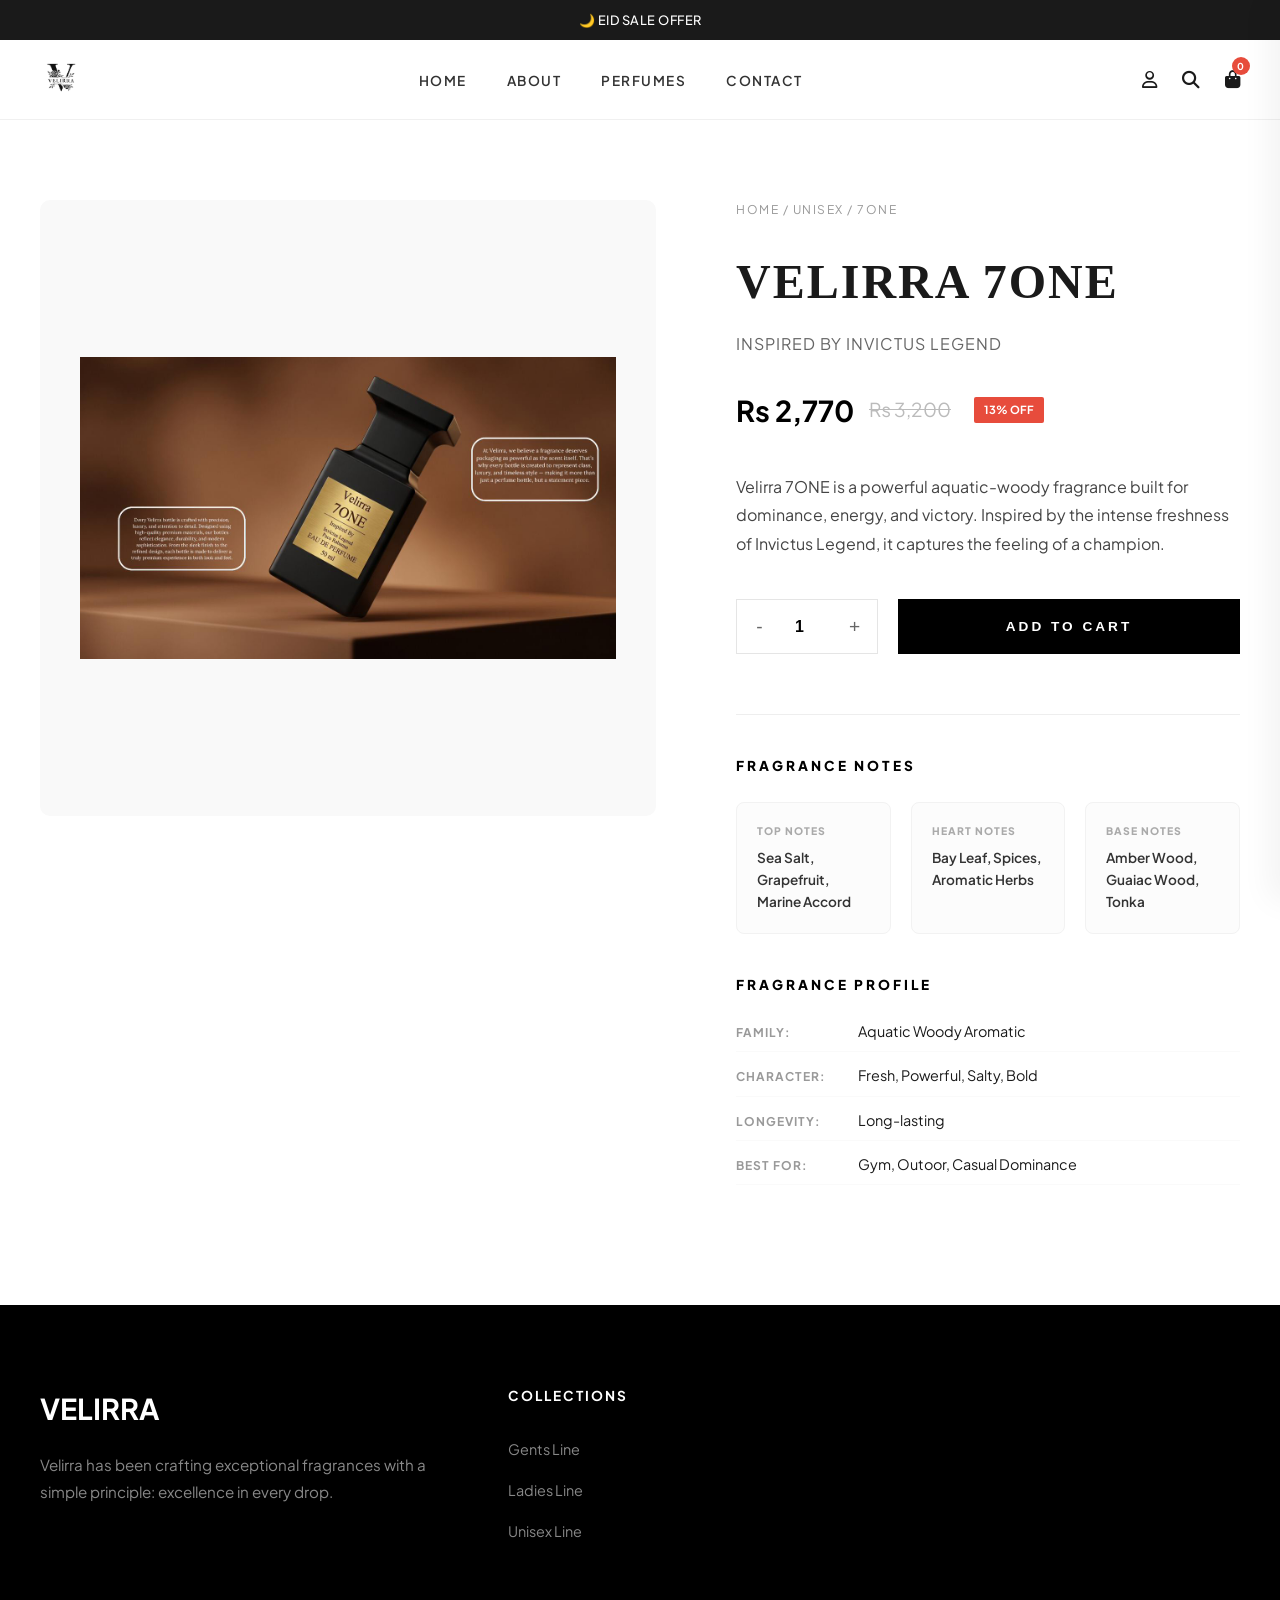
<file: product-7one.html>
<!DOCTYPE html>
<html lang="en">

<head>
    <meta charset="UTF-8">
    <meta name="viewport" content="width=device-width, initial-scale=1.0">
    <title>VELIRRA 7ONE | Premium Fragrance</title>
    <link rel="stylesheet" href="style.css">
    <link rel="preconnect" href="https://fonts.googleapis.com">
    <link rel="preconnect" href="https://fonts.gstatic.com" crossorigin>
    <link href="https://fonts.googleapis.com/css2?family=Plus+Jakarta+Sans:wght@300;400;500;600;700&display=swap"
        rel="stylesheet">
    <link rel="stylesheet" href="https://cdnjs.cloudflare.com/ajax/libs/font-awesome/6.5.1/css/all.min.css">
</head>

<body class="product-page">
    <div class="top-bar">
        <p>🌙 EID SALE OFFER</p>
    </div>

    <header class="main-header">
        <div class="container header-container">
            <div class="logo">
                <a href="index.html">
                    <img src="logo.png" alt="VELIRRA" id="main-logo">
                </a>
            </div>
            <nav class="nav-menu">
                <ul>
                    <li><a href="index.html">HOME</a></li>
                    <li><a href="index.html#about">ABOUT</a></li>
                    <li><a href="index.html#perfumes">PERFUMES</a></li>
                    <li><a href="index.html#contact">CONTACT</a></li>
                </ul>
            </nav>
            <div class="header-actions">
                <a href="#" aria-label="Account"><i class="fa-regular fa-user"></i></a>
                <a href="#" aria-label="Search" class="search-trigger"><i class="fa-solid fa-magnifying-glass"></i></a>
                <a href="#" aria-label="Cart" class="cart-trigger">
                    <i class="fa-solid fa-bag-shopping"></i>
                    <span class="cart-count">0</span>
                </a>
            </div>
        </div>
    </header>

    <!-- Search Overlay -->
    <div class="search-overlay">
        <div class="search-container">
            <div class="search-header">
                <input type="text" id="search-input" placeholder="Search for perfumes, notes, inspirations...">
                <button class="close-search"><i class="fa-solid fa-xmark"></i></button>
            </div>
            <div class="search-results" id="search-results"></div>
        </div>
    </div>

    <!-- Cart Drawer -->
    <div class="cart-drawer">
        <div class="cart-drawer-header">
            <h3>YOUR CART</h3>
            <button class="close-cart"><i class="fa-solid fa-xmark"></i></button>
        </div>
        <div class="cart-items" id="cart-items-container">
            <div class="empty-cart-msg">Your cart is empty</div>
        </div>
        <div class="cart-footer">
            <div class="promo-section">
                <input type="text" id="promo-input" placeholder="Promo Code">
                <button id="apply-promo">APPLY</button>
            </div>
            <div id="discount-row"
                style="display: none; justify-content: space-between; margin-bottom: 10px; color: #e74c3c; font-weight: 600;">
                <span>Discount (20%):</span>
                <span id="discount-amount">-₨ 0</span>
            </div>
            <div class="cart-total">
                <span>Subtotal:</span>
                <span id="cart-subtotal">₨ 0</span>
            </div>
            <button class="checkout-btn">CHECKOUT ON WHATSAPP</button>
        </div>
    </div>
    <div class="drawer-overlay"></div>

    <main class="product-detail-main">
        <div class="container">
            <div class="product-detail-grid">
                <div class="product-gallery">
                    <div class="main-image">
                        <img src="7one.jpeg" alt="VELIRRA 7One">
                    </div>
                </div>

                <div class="product-details">
                    <nav class="breadcrumb">
                        <a href="index.html">Home</a> / <a href="unisex.html">Unisex</a> / 7One
                    </nav>

                    <h1 class="product-title">VELIRRA 7ONE</h1>
                    <p class="product-subtitle">Inspired by Invictus Legend</p>

                    <div class="product-pricing">
                        <span class="price-current">₨ 2,770</span>
                        <span class="price-original">₨ 3,200</span>
                        <span class="discount-percent">13% OFF</span>
                    </div>

                    <p class="product-description">
                        Velirra 7ONE is a powerful aquatic-woody fragrance built for dominance, energy, and victory.
                        Inspired by the intense freshness of Invictus Legend, it captures the feeling of a champion.
                    </p>

                    <div class="purchase-actions">
                        <div class="quantity-selector">
                            <button class="qty-btn minus">-</button>
                            <input type="number" value="1" min="1" class="qty-input">
                            <button class="qty-btn plus">+</button>
                        </div>
                        <button class="add-to-cart-btn">ADD TO CART</button>
                    </div>

                    <div class="product-tabs">
                        <div class="tab-item active">
                            <h3>FRAGRANCE NOTES</h3>
                            <div class="notes-grid">
                                <div class="note-box">
                                    <span class="note-label">Top Notes</span>
                                    <p>Sea Salt, Grapefruit, Marine Accord</p>
                                </div>
                                <div class="note-box">
                                    <span class="note-label">Heart Notes</span>
                                    <p>Bay Leaf, Spices, Aromatic Herbs</p>
                                </div>
                                <div class="note-box">
                                    <span class="note-label">Base Notes</span>
                                    <p>Amber Wood, Guaiac Wood, Tonka</p>
                                </div>
                            </div>
                        </div>

                        <div class="tab-item">
                            <h3>FRAGRANCE PROFILE</h3>
                            <ul class="profile-list">
                                <li><strong>Family:</strong> Aquatic Woody Aromatic</li>
                                <li><strong>Character:</strong> Fresh, Powerful, Salty, Bold</li>
                                <li><strong>Longevity:</strong> Long-lasting</li>
                                <li><strong>Best For:</strong> Gym, Outoor, Casual Dominance</li>
                            </ul>
                        </div>
                    </div>
                </div>
            </div>
        </div>
    </main>

    <footer>
        <div class="container footer-container">
            <div class="footer-brand">
                <div class="logo"><span class="logo-text">VELIRRA</span></div>
                <p>Velirra has been crafting exceptional fragrances with a simple principle: excellence in every drop.
                </p>
            </div>
            <div class="footer-column">
                <h4>Collections</h4>
                <ul>
                    <li><a href="gents.html">Gents Line</a></li>
                    <li><a href="ladies.html">Ladies Line</a></li>
                    <li><a href="unisex.html">Unisex Line</a></li>
                </ul>
            </div>
        </div>
    </footer>
    <script src="script.js"></script>
</body>

</html>
</file>
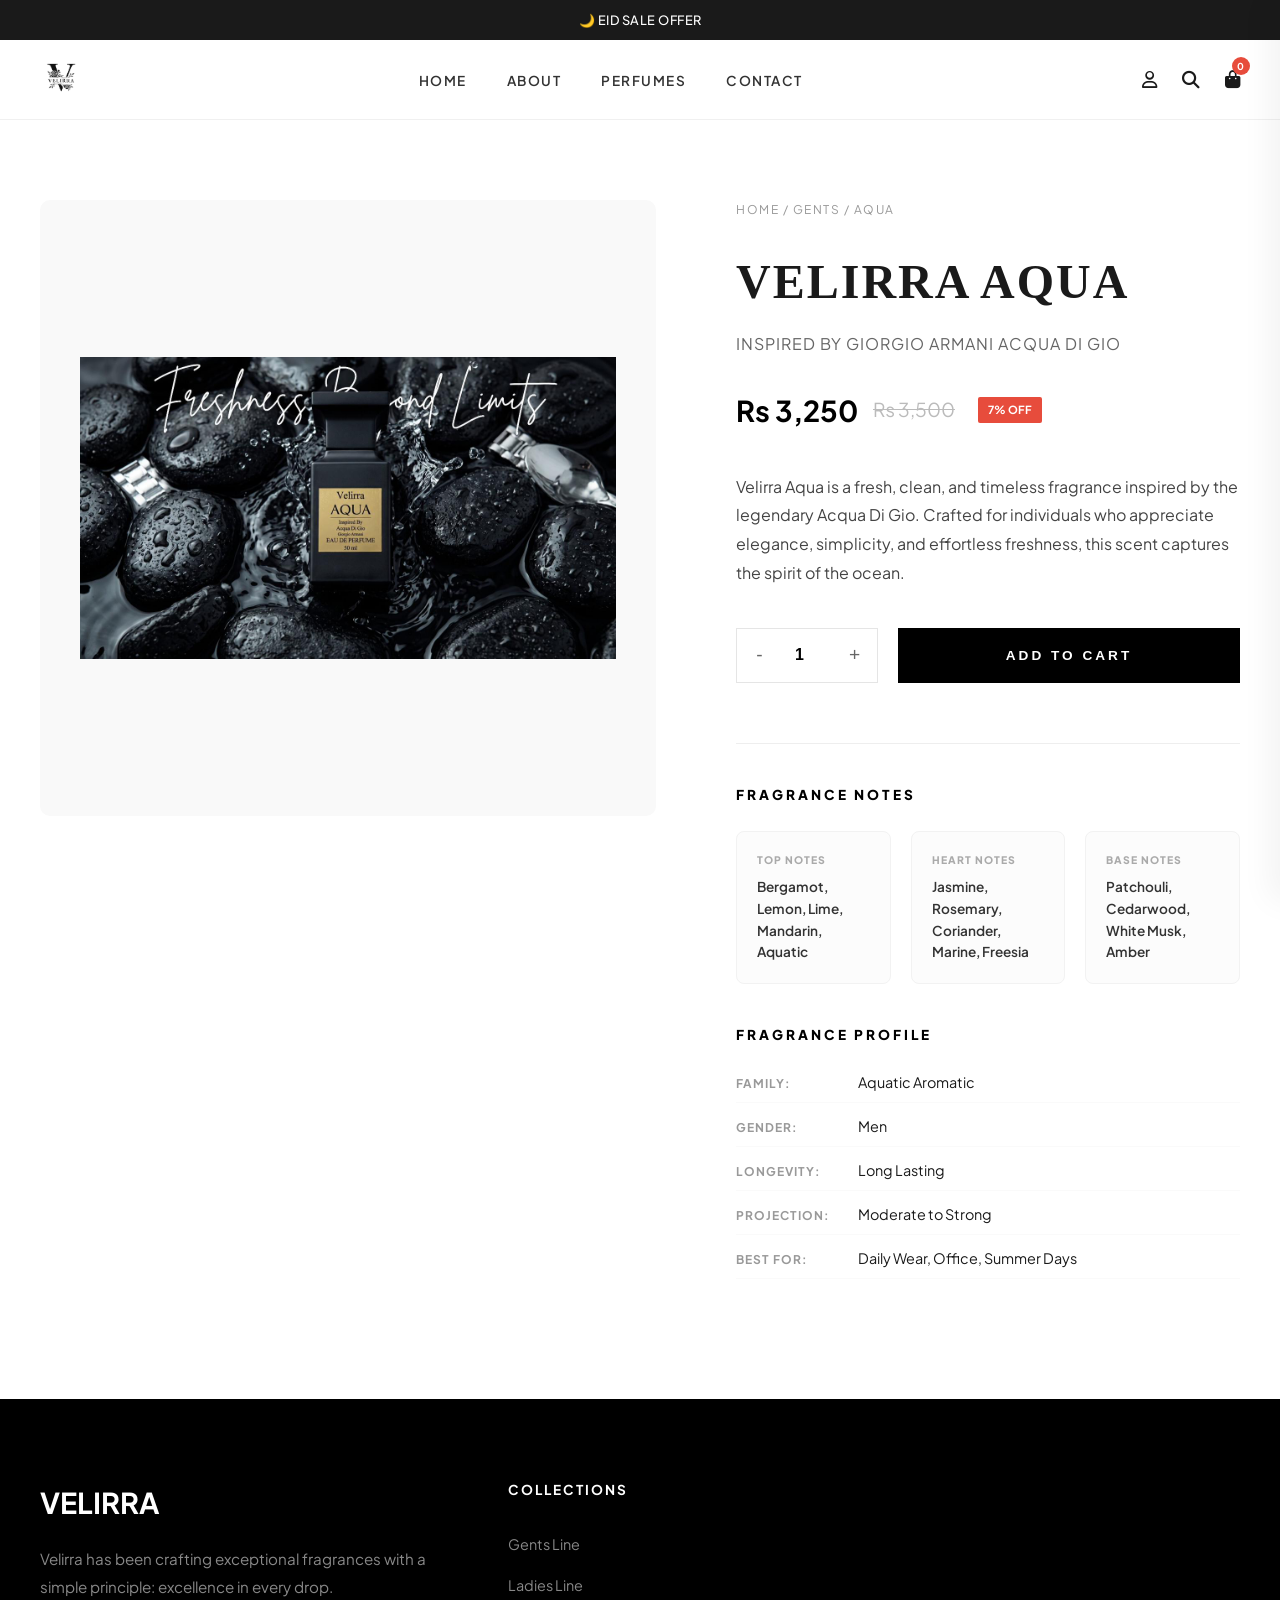
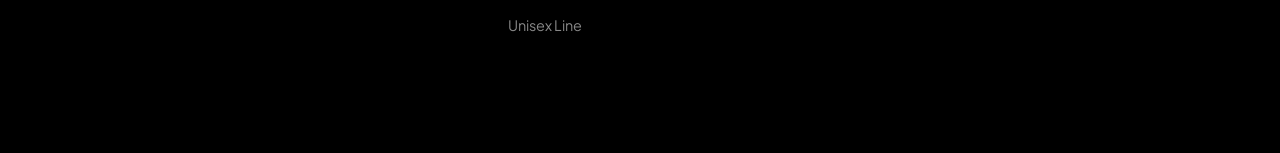
<file: product-aqua - Copy.html>
<!DOCTYPE html>
<html lang="en">

<head>
    <meta charset="UTF-8">
    <meta name="viewport" content="width=device-width, initial-scale=1.0">
    <title>VELIRRA AQUA | Premium Fragrance</title>
    <link rel="stylesheet" href="style.css">
    <link rel="preconnect" href="https://fonts.googleapis.com">
    <link rel="preconnect" href="https://fonts.gstatic.com" crossorigin>
    <link href="https://fonts.googleapis.com/css2?family=Plus+Jakarta+Sans:wght@300;400;500;600;700&display=swap"
        rel="stylesheet">
    <link rel="stylesheet" href="https://cdnjs.cloudflare.com/ajax/libs/font-awesome/6.5.1/css/all.min.css">
</head>

<body class="product-page">
    <div class="top-bar">
        <p>🌙 EID SALE OFFER</p>
    </div>

    <header class="main-header">
        <div class="container header-container">
            <div class="logo">
                <a href="index.html">
                    <img src="logo.png" alt="VELIRRA" id="main-logo">
                </a>
            </div>
            <nav class="nav-menu">
                <ul>
                    <li><a href="index.html">HOME</a></li>
                    <li><a href="index.html#about">ABOUT</a></li>
                    <li><a href="index.html#perfumes">PERFUMES</a></li>
                    <li><a href="index.html#contact">CONTACT</a></li>
                </ul>
            </nav>
            <div class="header-actions">
                <a href="#" aria-label="Account"><i class="fa-regular fa-user"></i></a>
                <a href="#" aria-label="Search" class="search-trigger"><i class="fa-solid fa-magnifying-glass"></i></a>
                <a href="#" aria-label="Cart" class="cart-trigger">
                    <i class="fa-solid fa-bag-shopping"></i>
                    <span class="cart-count">0</span>
                </a>
            </div>
        </div>
    </header>

    <!-- Search Overlay -->
    <div class="search-overlay">
        <div class="search-container">
            <div class="search-header">
                <input type="text" id="search-input" placeholder="Search for perfumes, notes, inspirations...">
                <button class="close-search"><i class="fa-solid fa-xmark"></i></button>
            </div>
            <div class="search-results" id="search-results"></div>
        </div>
    </div>

    <!-- Cart Drawer -->
    <div class="cart-drawer">
        <div class="cart-drawer-header">
            <h3>YOUR CART</h3>
            <button class="close-cart"><i class="fa-solid fa-xmark"></i></button>
        </div>
        <div class="cart-items" id="cart-items-container">
            <div class="empty-cart-msg">Your cart is empty</div>
        </div>
        <div class="cart-footer">
            <div class="promo-section">
                <input type="text" id="promo-input" placeholder="Promo Code">
                <button id="apply-promo">APPLY</button>
            </div>
            <div id="discount-row"
                style="display: none; justify-content: space-between; margin-bottom: 10px; color: #e74c3c; font-weight: 600;">
                <span>Discount (20%):</span>
                <span id="discount-amount">-₨ 0</span>
            </div>
            <div class="cart-total">
                <span>Subtotal:</span>
                <span id="cart-subtotal">₨ 0</span>
            </div>
            <button class="checkout-btn">CHECKOUT ON WHATSAPP</button>
        </div>
    </div>
    <!-- Checkout Details Modal -->
    <div class="checkout-modal" id="checkout-modal">
        <div class="modal-content">
            <div class="modal-header">
                <h3>DELIVERY DETAILS</h3>
                <button class="close-modal"><i class="fa-solid fa-xmark"></i></button>
            </div>
            <form id="checkout-form">
                <div class="form-group">
                    <label>Phone Number *</label>
                    <input type="tel" id="checkout-phone" placeholder="e.g. 03001234567" required>
                </div>
                <div class="form-group">
                    <label>Full Delivery Address *</label>
                    <textarea id="checkout-address" placeholder="House #, Street, Area, City" required></textarea>
                </div>
                <div class="form-group">
                    <label>Postal Code (Optional)</label>
                    <input type="text" id="checkout-postal" placeholder="e.g. 46000">
                </div>
                <div class="form-group">
                    <label>Google Map Link (Optional)</label>
                    <input type="url" id="checkout-location" placeholder="Paste link here">
                </div>
                <button type="submit" class="confirm-order-btn">CONFIRM & SEND ON WHATSAPP</button>
            </form>
        </div>
    </div>
    <div class="drawer-overlay"></div>

    <main class="product-detail-main">
        <div class="container">
            <div class="product-detail-grid">
                <div class="product-gallery">
                    <div class="main-image">
                        <img src="aqua.jpeg" alt="VELIRRA Aqua">
                    </div>
                </div>

                <div class="product-details">
                    <nav class="breadcrumb">
                        <a href="index.html">Home</a> / <a href="gents.html">Gents</a> / Aqua
                    </nav>

                    <h1 class="product-title">VELIRRA AQUA</h1>
                    <p class="product-subtitle">Inspired by Giorgio Armani Acqua Di Gio</p>

                    <div class="product-pricing">
                        <span class="price-current">₨ 3,250</span>
                        <span class="price-original">₨ 3,500</span>
                        <span class="discount-percent">7% OFF</span>
                    </div>

                    <p class="product-description">
                        Velirra Aqua is a fresh, clean, and timeless fragrance inspired by the legendary Acqua Di Gio.
                        Crafted for individuals who appreciate elegance, simplicity, and effortless freshness, this
                        scent captures the spirit of the ocean.
                    </p>

                    <div class="purchase-actions">
                        <div class="quantity-selector">
                            <button class="qty-btn minus">-</button>
                            <input type="number" value="1" min="1" class="qty-input">
                            <button class="qty-btn plus">+</button>
                        </div>
                        <button class="add-to-cart-btn">ADD TO CART</button>
                    </div>

                    <div class="product-tabs">
                        <div class="tab-item active">
                            <h3>FRAGRANCE NOTES</h3>
                            <div class="notes-grid">
                                <div class="note-box">
                                    <span class="note-label">Top Notes</span>
                                    <p>Bergamot, Lemon, Lime, Mandarin, Aquatic</p>
                                </div>
                                <div class="note-box">
                                    <span class="note-label">Heart Notes</span>
                                    <p>Jasmine, Rosemary, Coriander, Marine, Freesia</p>
                                </div>
                                <div class="note-box">
                                    <span class="note-label">Base Notes</span>
                                    <p>Patchouli, Cedarwood, White Musk, Amber</p>
                                </div>
                            </div>
                        </div>

                        <div class="tab-item">
                            <h3>FRAGRANCE PROFILE</h3>
                            <ul class="profile-list">
                                <li><strong>Family:</strong> Aquatic Aromatic</li>
                                <li><strong>Gender:</strong> Men</li>
                                <li><strong>Longevity:</strong> Long Lasting</li>
                                <li><strong>Projection:</strong> Moderate to Strong</li>
                                <li><strong>Best For:</strong> Daily Wear, Office, Summer Days</li>
                            </ul>
                        </div>
                    </div>
                </div>
            </div>
        </div>
    </main>

    <footer>
        <div class="container footer-container">
            <div class="footer-brand">
                <div class="logo"><span class="logo-text">VELIRRA</span></div>
                <p>Velirra has been crafting exceptional fragrances with a simple principle: excellence in every drop.
                </p>
            </div>
            <div class="footer-column">
                <h4>Collections</h4>
                <ul>
                    <li><a href="gents.html">Gents Line</a></li>
                    <li><a href="ladies.html">Ladies Line</a></li>
                    <li><a href="unisex.html">Unisex Line</a></li>
                </ul>
            </div>
        </div>
    </footer>
    <script src="script.js"></script>
</body>

</html>
</file>
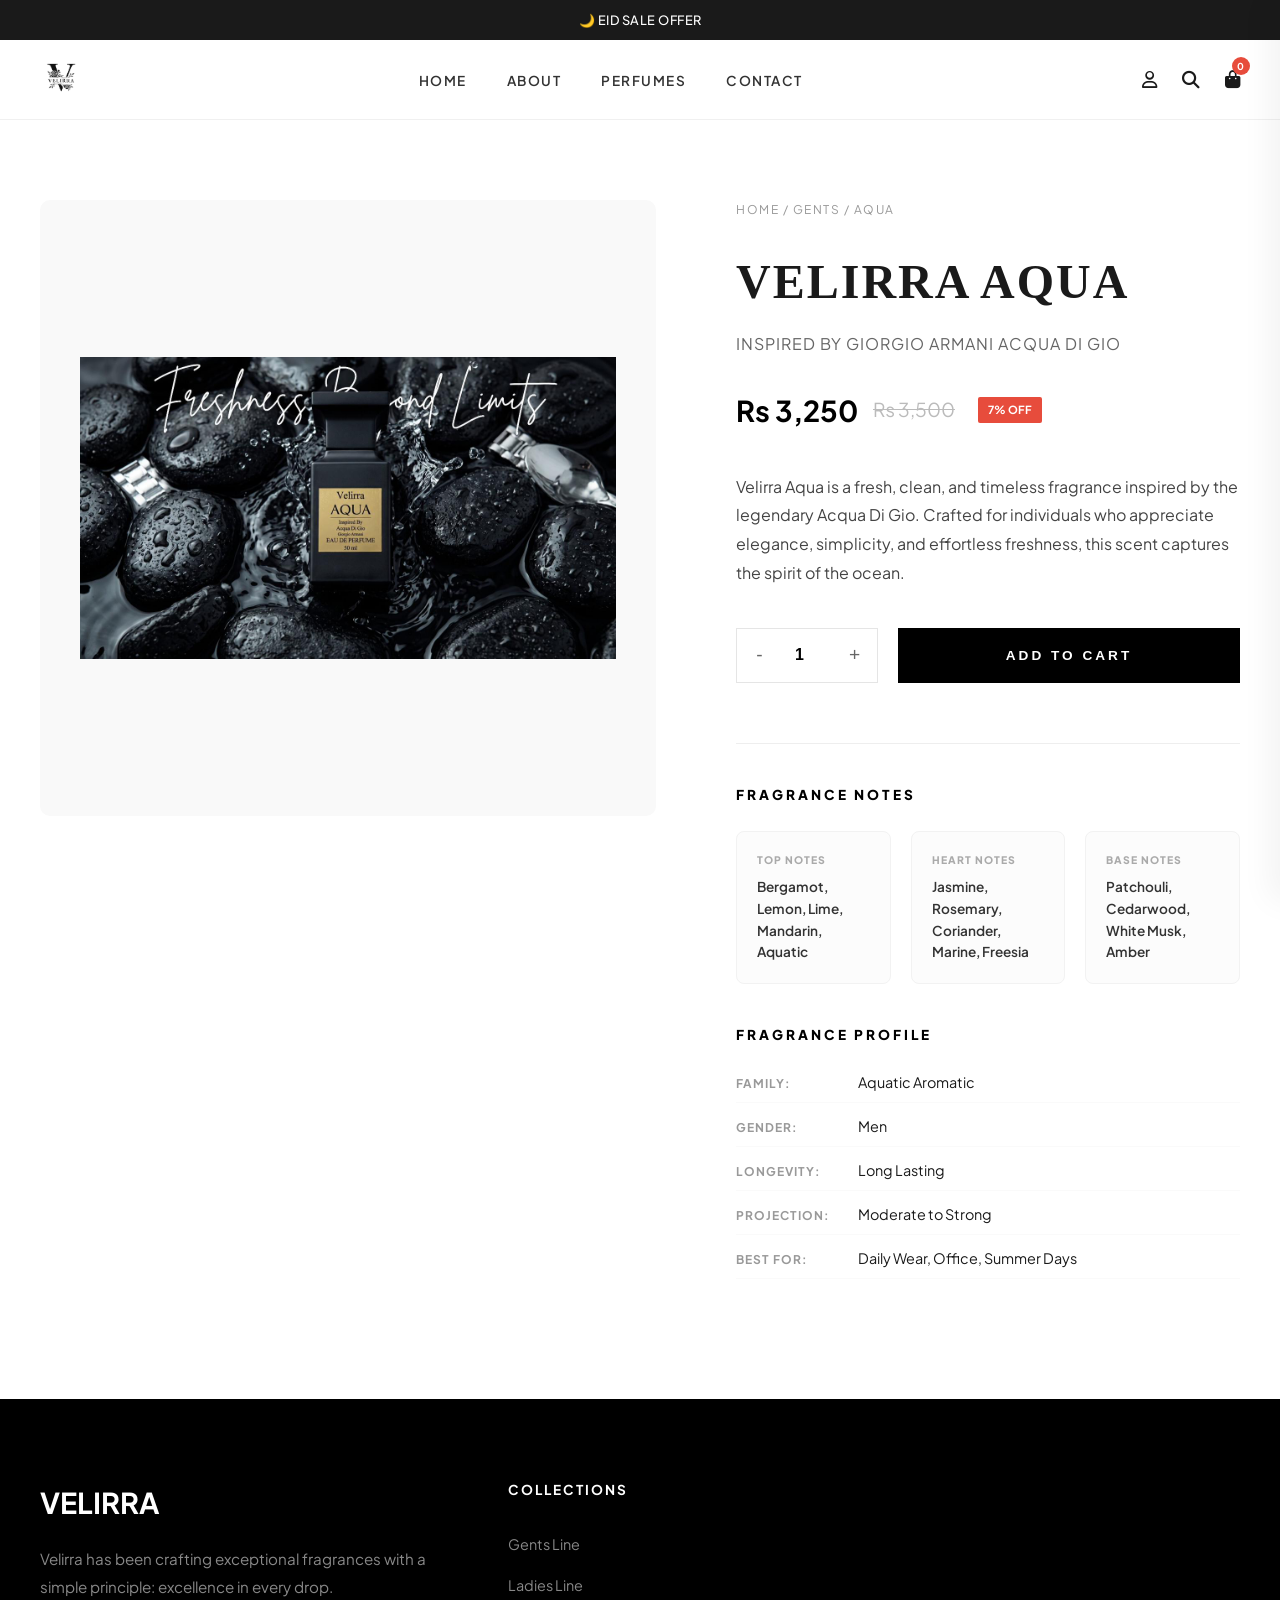
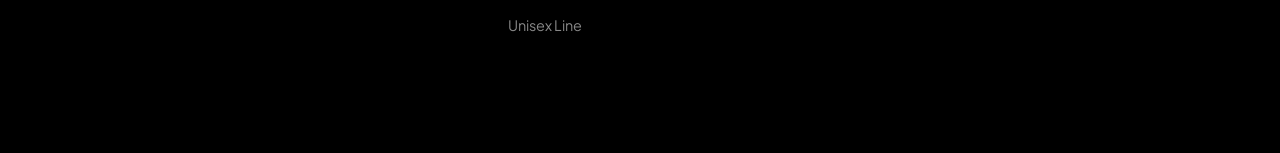
<file: product-aqua.html>
<!DOCTYPE html>
<html lang="en">

<head>
    <meta charset="UTF-8">
    <meta name="viewport" content="width=device-width, initial-scale=1.0">
    <title>VELIRRA AQUA | Premium Fragrance</title>
    <link rel="stylesheet" href="style.css">
    <link rel="preconnect" href="https://fonts.googleapis.com">
    <link rel="preconnect" href="https://fonts.gstatic.com" crossorigin>
    <link href="https://fonts.googleapis.com/css2?family=Plus+Jakarta+Sans:wght@300;400;500;600;700&display=swap"
        rel="stylesheet">
    <link rel="stylesheet" href="https://cdnjs.cloudflare.com/ajax/libs/font-awesome/6.5.1/css/all.min.css">
</head>

<body class="product-page">
    <div class="top-bar">
        <p>🌙 EID SALE OFFER</p>
    </div>

    <header class="main-header">
        <div class="container header-container">
            <div class="logo">
                <a href="index.html">
                    <img src="logo.png" alt="VELIRRA" id="main-logo">
                </a>
            </div>
            <nav class="nav-menu">
                <ul>
                    <li><a href="index.html">HOME</a></li>
                    <li><a href="index.html#about">ABOUT</a></li>
                    <li><a href="index.html#perfumes">PERFUMES</a></li>
                    <li><a href="index.html#contact">CONTACT</a></li>
                </ul>
            </nav>
            <div class="header-actions">
                <a href="#" aria-label="Account"><i class="fa-regular fa-user"></i></a>
                <a href="#" aria-label="Search" class="search-trigger"><i class="fa-solid fa-magnifying-glass"></i></a>
                <a href="#" aria-label="Cart" class="cart-trigger">
                    <i class="fa-solid fa-bag-shopping"></i>
                    <span class="cart-count">0</span>
                </a>
            </div>
        </div>
    </header>

    <!-- Search Overlay -->
    <div class="search-overlay">
        <div class="search-container">
            <div class="search-header">
                <input type="text" id="search-input" placeholder="Search for perfumes, notes, inspirations...">
                <button class="close-search"><i class="fa-solid fa-xmark"></i></button>
            </div>
            <div class="search-results" id="search-results"></div>
        </div>
    </div>

    <!-- Cart Drawer -->
    <div class="cart-drawer">
        <div class="cart-drawer-header">
            <h3>YOUR CART</h3>
            <button class="close-cart"><i class="fa-solid fa-xmark"></i></button>
        </div>
        <div class="cart-items" id="cart-items-container">
            <div class="empty-cart-msg">Your cart is empty</div>
        </div>
        <div class="cart-footer">
            <div class="promo-section">
                <input type="text" id="promo-input" placeholder="Promo Code">
                <button id="apply-promo">APPLY</button>
            </div>
            <div id="discount-row"
                style="display: none; justify-content: space-between; margin-bottom: 10px; color: #e74c3c; font-weight: 600;">
                <span>Discount (20%):</span>
                <span id="discount-amount">-₨ 0</span>
            </div>
            <div class="cart-total">
                <span>Subtotal:</span>
                <span id="cart-subtotal">₨ 0</span>
            </div>
            <button class="checkout-btn">CHECKOUT ON WHATSAPP</button>
        </div>
    </div>
    <div class="drawer-overlay"></div>

    <main class="product-detail-main">
        <div class="container">
            <div class="product-detail-grid">
                <div class="product-gallery">
                    <div class="main-image">
                        <img src="aqua.jpeg" alt="VELIRRA Aqua">
                    </div>
                </div>

                <div class="product-details">
                    <nav class="breadcrumb">
                        <a href="index.html">Home</a> / <a href="gents.html">Gents</a> / Aqua
                    </nav>

                    <h1 class="product-title">VELIRRA AQUA</h1>
                    <p class="product-subtitle">Inspired by Giorgio Armani Acqua Di Gio</p>

                    <div class="product-pricing">
                        <span class="price-current">₨ 3,250</span>
                        <span class="price-original">₨ 3,500</span>
                        <span class="discount-percent">7% OFF</span>
                    </div>

                    <p class="product-description">
                        Velirra Aqua is a fresh, clean, and timeless fragrance inspired by the legendary Acqua Di Gio.
                        Crafted for individuals who appreciate elegance, simplicity, and effortless freshness, this
                        scent captures the spirit of the ocean.
                    </p>

                    <div class="purchase-actions">
                        <div class="quantity-selector">
                            <button class="qty-btn minus">-</button>
                            <input type="number" value="1" min="1" class="qty-input">
                            <button class="qty-btn plus">+</button>
                        </div>
                        <button class="add-to-cart-btn">ADD TO CART</button>
                    </div>

                    <div class="product-tabs">
                        <div class="tab-item active">
                            <h3>FRAGRANCE NOTES</h3>
                            <div class="notes-grid">
                                <div class="note-box">
                                    <span class="note-label">Top Notes</span>
                                    <p>Bergamot, Lemon, Lime, Mandarin, Aquatic</p>
                                </div>
                                <div class="note-box">
                                    <span class="note-label">Heart Notes</span>
                                    <p>Jasmine, Rosemary, Coriander, Marine, Freesia</p>
                                </div>
                                <div class="note-box">
                                    <span class="note-label">Base Notes</span>
                                    <p>Patchouli, Cedarwood, White Musk, Amber</p>
                                </div>
                            </div>
                        </div>

                        <div class="tab-item">
                            <h3>FRAGRANCE PROFILE</h3>
                            <ul class="profile-list">
                                <li><strong>Family:</strong> Aquatic Aromatic</li>
                                <li><strong>Gender:</strong> Men</li>
                                <li><strong>Longevity:</strong> Long Lasting</li>
                                <li><strong>Projection:</strong> Moderate to Strong</li>
                                <li><strong>Best For:</strong> Daily Wear, Office, Summer Days</li>
                            </ul>
                        </div>
                    </div>
                </div>
            </div>
        </div>
    </main>

    <footer>
        <div class="container footer-container">
            <div class="footer-brand">
                <div class="logo"><span class="logo-text">VELIRRA</span></div>
                <p>Velirra has been crafting exceptional fragrances with a simple principle: excellence in every drop.
                </p>
            </div>
            <div class="footer-column">
                <h4>Collections</h4>
                <ul>
                    <li><a href="gents.html">Gents Line</a></li>
                    <li><a href="ladies.html">Ladies Line</a></li>
                    <li><a href="unisex.html">Unisex Line</a></li>
                </ul>
            </div>
        </div>
    </footer>
    <script src="script.js"></script>
</body>

</html>
</file>
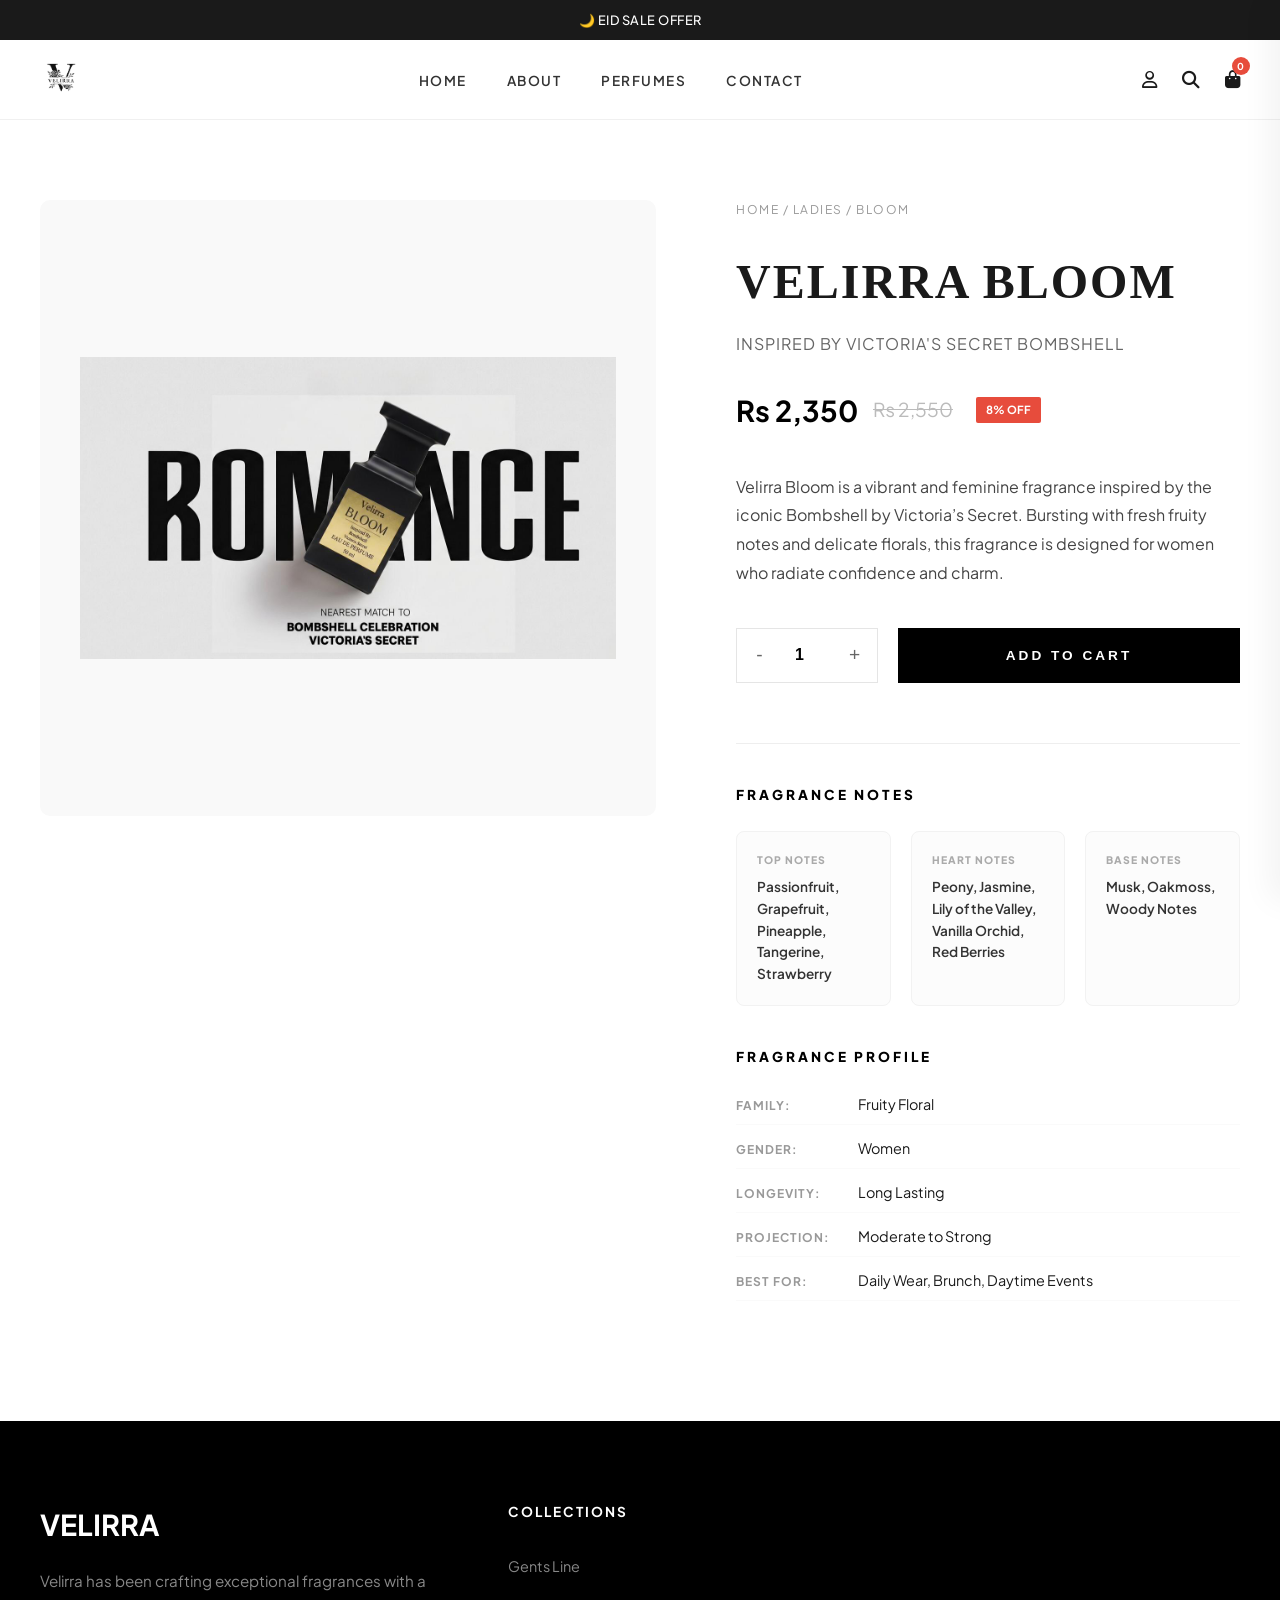
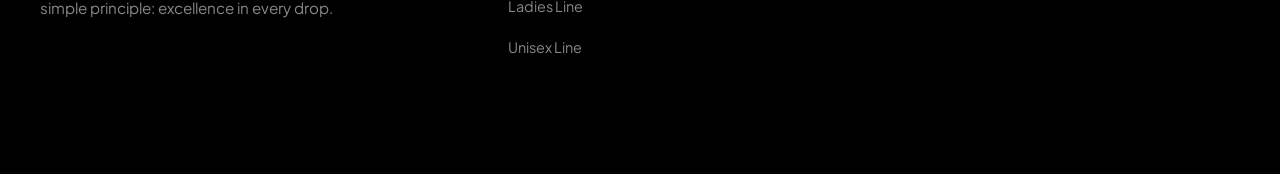
<file: product-bloom - Copy.html>
<!DOCTYPE html>
<html lang="en">

<head>
    <meta charset="UTF-8">
    <meta name="viewport" content="width=device-width, initial-scale=1.0">
    <title>VELIRRA BLOOM | Premium Fragrance</title>
    <link rel="stylesheet" href="style.css">
    <link rel="preconnect" href="https://fonts.googleapis.com">
    <link rel="preconnect" href="https://fonts.gstatic.com" crossorigin>
    <link href="https://fonts.googleapis.com/css2?family=Plus+Jakarta+Sans:wght@300;400;500;600;700&display=swap"
        rel="stylesheet">
    <link rel="stylesheet" href="https://cdnjs.cloudflare.com/ajax/libs/font-awesome/6.5.1/css/all.min.css">
</head>

<body class="product-page">
    <div class="top-bar">
        <p>🌙 EID SALE OFFER</p>
    </div>

    <header class="main-header">
        <div class="container header-container">
            <div class="logo">
                <a href="index.html">
                    <img src="logo.png" alt="VELIRRA" id="main-logo">
                </a>
            </div>
            <nav class="nav-menu">
                <ul>
                    <li><a href="index.html">HOME</a></li>
                    <li><a href="index.html#about">ABOUT</a></li>
                    <li><a href="index.html#perfumes">PERFUMES</a></li>
                    <li><a href="index.html#contact">CONTACT</a></li>
                </ul>
            </nav>
            <div class="header-actions">
                <a href="#" aria-label="Account"><i class="fa-regular fa-user"></i></a>
                <a href="#" aria-label="Search" class="search-trigger"><i class="fa-solid fa-magnifying-glass"></i></a>
                <a href="#" aria-label="Cart" class="cart-trigger">
                    <i class="fa-solid fa-bag-shopping"></i>
                    <span class="cart-count">0</span>
                </a>
            </div>
        </div>
    </header>

    <!-- Search Overlay -->
    <div class="search-overlay">
        <div class="search-container">
            <div class="search-header">
                <input type="text" id="search-input" placeholder="Search for perfumes, notes, inspirations...">
                <button class="close-search"><i class="fa-solid fa-xmark"></i></button>
            </div>
            <div class="search-results" id="search-results"></div>
        </div>
    </div>

    <!-- Cart Drawer -->
    <div class="cart-drawer">
        <div class="cart-drawer-header">
            <h3>YOUR CART</h3>
            <button class="close-cart"><i class="fa-solid fa-xmark"></i></button>
        </div>
        <div class="cart-items" id="cart-items-container">
            <div class="empty-cart-msg">Your cart is empty</div>
        </div>
        <div class="cart-footer">
            <div class="promo-section">
                <input type="text" id="promo-input" placeholder="Promo Code">
                <button id="apply-promo">APPLY</button>
            </div>
            <div id="discount-row"
                style="display: none; justify-content: space-between; margin-bottom: 10px; color: #e74c3c; font-weight: 600;">
                <span>Discount (20%):</span>
                <span id="discount-amount">-₨ 0</span>
            </div>
            <div class="cart-total">
                <span>Subtotal:</span>
                <span id="cart-subtotal">₨ 0</span>
            </div>
            <button class="checkout-btn">CHECKOUT ON WHATSAPP</button>
        </div>
    </div>
    <!-- Checkout Details Modal -->
    <div class="checkout-modal" id="checkout-modal">
        <div class="modal-content">
            <div class="modal-header">
                <h3>DELIVERY DETAILS</h3>
                <button class="close-modal"><i class="fa-solid fa-xmark"></i></button>
            </div>
            <form id="checkout-form">
                <div class="form-group">
                    <label>Phone Number *</label>
                    <input type="tel" id="checkout-phone" placeholder="e.g. 03001234567" required>
                </div>
                <div class="form-group">
                    <label>Full Delivery Address *</label>
                    <textarea id="checkout-address" placeholder="House #, Street, Area, City" required></textarea>
                </div>
                <div class="form-group">
                    <label>Postal Code (Optional)</label>
                    <input type="text" id="checkout-postal" placeholder="e.g. 46000">
                </div>
                <div class="form-group">
                    <label>Google Map Link (Optional)</label>
                    <input type="url" id="checkout-location" placeholder="Paste link here">
                </div>
                <button type="submit" class="confirm-order-btn">CONFIRM & SEND ON WHATSAPP</button>
            </form>
        </div>
    </div>
    <div class="drawer-overlay"></div>

    <main class="product-detail-main">
        <div class="container">
            <div class="product-detail-grid">
                <div class="product-gallery">
                    <div class="main-image">
                        <img src="bloom.jpeg" alt="VELIRRA Bloom">
                    </div>
                </div>

                <div class="product-details">
                    <nav class="breadcrumb">
                        <a href="index.html">Home</a> / <a href="ladies.html">Ladies</a> / Bloom
                    </nav>

                    <h1 class="product-title">VELIRRA BLOOM</h1>
                    <p class="product-subtitle">Inspired by Victoria's Secret Bombshell</p>

                    <div class="product-pricing">
                        <span class="price-current">₨ 2,350</span>
                        <span class="price-original">₨ 2,550</span>
                        <span class="discount-percent">8% OFF</span>
                    </div>

                    <p class="product-description">
                        Velirra Bloom is a vibrant and feminine fragrance inspired by the iconic Bombshell by Victoria’s
                        Secret. Bursting with fresh fruity notes and delicate florals, this fragrance is designed for
                        women who radiate confidence and charm.
                    </p>

                    <div class="purchase-actions">
                        <div class="quantity-selector">
                            <button class="qty-btn minus">-</button>
                            <input type="number" value="1" min="1" class="qty-input">
                            <button class="qty-btn plus">+</button>
                        </div>
                        <button class="add-to-cart-btn">ADD TO CART</button>
                    </div>

                    <div class="product-tabs">
                        <div class="tab-item active">
                            <h3>FRAGRANCE NOTES</h3>
                            <div class="notes-grid">
                                <div class="note-box">
                                    <span class="note-label">Top Notes</span>
                                    <p>Passionfruit, Grapefruit, Pineapple, Tangerine, Strawberry</p>
                                </div>
                                <div class="note-box">
                                    <span class="note-label">Heart Notes</span>
                                    <p>Peony, Jasmine, Lily of the Valley, Vanilla Orchid, Red Berries</p>
                                </div>
                                <div class="note-box">
                                    <span class="note-label">Base Notes</span>
                                    <p>Musk, Oakmoss, Woody Notes</p>
                                </div>
                            </div>
                        </div>

                        <div class="tab-item">
                            <h3>FRAGRANCE PROFILE</h3>
                            <ul class="profile-list">
                                <li><strong>Family:</strong> Fruity Floral</li>
                                <li><strong>Gender:</strong> Women</li>
                                <li><strong>Longevity:</strong> Long Lasting</li>
                                <li><strong>Projection:</strong> Moderate to Strong</li>
                                <li><strong>Best For:</strong> Daily Wear, Brunch, Daytime Events</li>
                            </ul>
                        </div>
                    </div>
                </div>
            </div>
        </div>
    </main>

    <footer>
        <div class="container footer-container">
            <div class="footer-brand">
                <div class="logo"><span class="logo-text">VELIRRA</span></div>
                <p>Velirra has been crafting exceptional fragrances with a simple principle: excellence in every drop.
                </p>
            </div>
            <div class="footer-column">
                <h4>Collections</h4>
                <ul>
                    <li><a href="gents.html">Gents Line</a></li>
                    <li><a href="ladies.html">Ladies Line</a></li>
                    <li><a href="unisex.html">Unisex Line</a></li>
                </ul>
            </div>
        </div>
    </footer>
    <script src="script.js"></script>
</body>

</html>
</file>
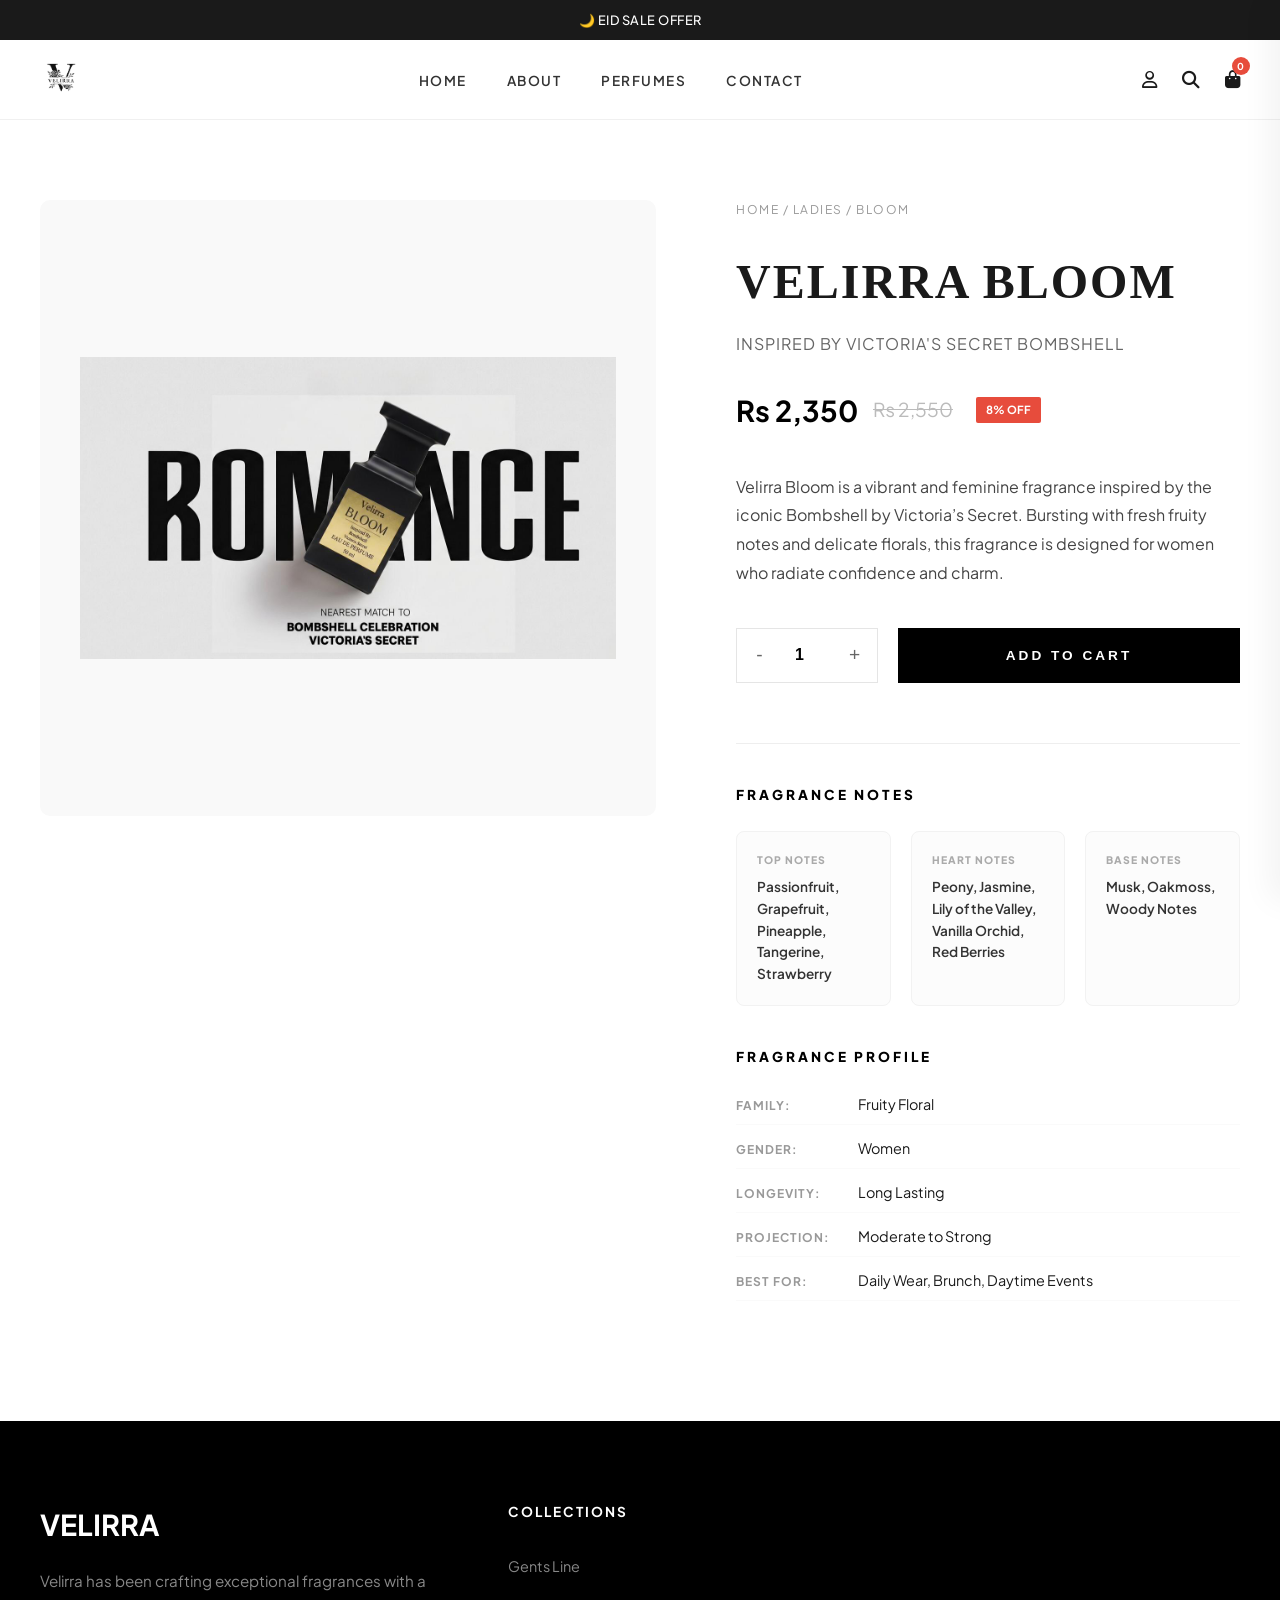
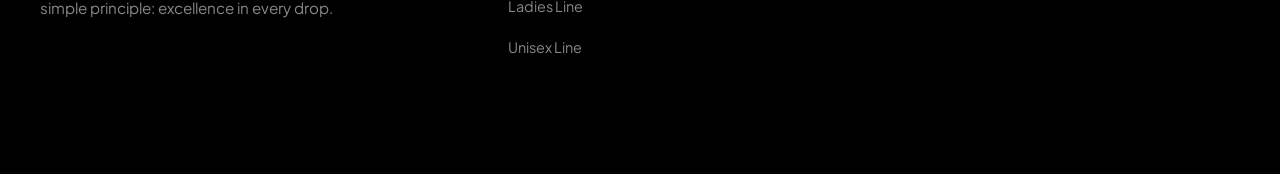
<file: product-bloom.html>
<!DOCTYPE html>
<html lang="en">

<head>
    <meta charset="UTF-8">
    <meta name="viewport" content="width=device-width, initial-scale=1.0">
    <title>VELIRRA BLOOM | Premium Fragrance</title>
    <link rel="stylesheet" href="style.css">
    <link rel="preconnect" href="https://fonts.googleapis.com">
    <link rel="preconnect" href="https://fonts.gstatic.com" crossorigin>
    <link href="https://fonts.googleapis.com/css2?family=Plus+Jakarta+Sans:wght@300;400;500;600;700&display=swap"
        rel="stylesheet">
    <link rel="stylesheet" href="https://cdnjs.cloudflare.com/ajax/libs/font-awesome/6.5.1/css/all.min.css">
</head>

<body class="product-page">
    <div class="top-bar">
        <p>🌙 EID SALE OFFER</p>
    </div>

    <header class="main-header">
        <div class="container header-container">
            <div class="logo">
                <a href="index.html">
                    <img src="logo.png" alt="VELIRRA" id="main-logo">
                </a>
            </div>
            <nav class="nav-menu">
                <ul>
                    <li><a href="index.html">HOME</a></li>
                    <li><a href="index.html#about">ABOUT</a></li>
                    <li><a href="index.html#perfumes">PERFUMES</a></li>
                    <li><a href="index.html#contact">CONTACT</a></li>
                </ul>
            </nav>
            <div class="header-actions">
                <a href="#" aria-label="Account"><i class="fa-regular fa-user"></i></a>
                <a href="#" aria-label="Search" class="search-trigger"><i class="fa-solid fa-magnifying-glass"></i></a>
                <a href="#" aria-label="Cart" class="cart-trigger">
                    <i class="fa-solid fa-bag-shopping"></i>
                    <span class="cart-count">0</span>
                </a>
            </div>
        </div>
    </header>

    <!-- Search Overlay -->
    <div class="search-overlay">
        <div class="search-container">
            <div class="search-header">
                <input type="text" id="search-input" placeholder="Search for perfumes, notes, inspirations...">
                <button class="close-search"><i class="fa-solid fa-xmark"></i></button>
            </div>
            <div class="search-results" id="search-results"></div>
        </div>
    </div>

    <!-- Cart Drawer -->
    <div class="cart-drawer">
        <div class="cart-drawer-header">
            <h3>YOUR CART</h3>
            <button class="close-cart"><i class="fa-solid fa-xmark"></i></button>
        </div>
        <div class="cart-items" id="cart-items-container">
            <div class="empty-cart-msg">Your cart is empty</div>
        </div>
        <div class="cart-footer">
            <div class="promo-section">
                <input type="text" id="promo-input" placeholder="Promo Code">
                <button id="apply-promo">APPLY</button>
            </div>
            <div id="discount-row"
                style="display: none; justify-content: space-between; margin-bottom: 10px; color: #e74c3c; font-weight: 600;">
                <span>Discount (20%):</span>
                <span id="discount-amount">-₨ 0</span>
            </div>
            <div class="cart-total">
                <span>Subtotal:</span>
                <span id="cart-subtotal">₨ 0</span>
            </div>
            <button class="checkout-btn">CHECKOUT ON WHATSAPP</button>
        </div>
    </div>
    <div class="drawer-overlay"></div>

    <main class="product-detail-main">
        <div class="container">
            <div class="product-detail-grid">
                <div class="product-gallery">
                    <div class="main-image">
                        <img src="bloom.jpeg" alt="VELIRRA Bloom">
                    </div>
                </div>

                <div class="product-details">
                    <nav class="breadcrumb">
                        <a href="index.html">Home</a> / <a href="ladies.html">Ladies</a> / Bloom
                    </nav>

                    <h1 class="product-title">VELIRRA BLOOM</h1>
                    <p class="product-subtitle">Inspired by Victoria's Secret Bombshell</p>

                    <div class="product-pricing">
                        <span class="price-current">₨ 2,350</span>
                        <span class="price-original">₨ 2,550</span>
                        <span class="discount-percent">8% OFF</span>
                    </div>

                    <p class="product-description">
                        Velirra Bloom is a vibrant and feminine fragrance inspired by the iconic Bombshell by Victoria’s
                        Secret. Bursting with fresh fruity notes and delicate florals, this fragrance is designed for
                        women who radiate confidence and charm.
                    </p>

                    <div class="purchase-actions">
                        <div class="quantity-selector">
                            <button class="qty-btn minus">-</button>
                            <input type="number" value="1" min="1" class="qty-input">
                            <button class="qty-btn plus">+</button>
                        </div>
                        <button class="add-to-cart-btn">ADD TO CART</button>
                    </div>

                    <div class="product-tabs">
                        <div class="tab-item active">
                            <h3>FRAGRANCE NOTES</h3>
                            <div class="notes-grid">
                                <div class="note-box">
                                    <span class="note-label">Top Notes</span>
                                    <p>Passionfruit, Grapefruit, Pineapple, Tangerine, Strawberry</p>
                                </div>
                                <div class="note-box">
                                    <span class="note-label">Heart Notes</span>
                                    <p>Peony, Jasmine, Lily of the Valley, Vanilla Orchid, Red Berries</p>
                                </div>
                                <div class="note-box">
                                    <span class="note-label">Base Notes</span>
                                    <p>Musk, Oakmoss, Woody Notes</p>
                                </div>
                            </div>
                        </div>

                        <div class="tab-item">
                            <h3>FRAGRANCE PROFILE</h3>
                            <ul class="profile-list">
                                <li><strong>Family:</strong> Fruity Floral</li>
                                <li><strong>Gender:</strong> Women</li>
                                <li><strong>Longevity:</strong> Long Lasting</li>
                                <li><strong>Projection:</strong> Moderate to Strong</li>
                                <li><strong>Best For:</strong> Daily Wear, Brunch, Daytime Events</li>
                            </ul>
                        </div>
                    </div>
                </div>
            </div>
        </div>
    </main>

    <footer>
        <div class="container footer-container">
            <div class="footer-brand">
                <div class="logo"><span class="logo-text">VELIRRA</span></div>
                <p>Velirra has been crafting exceptional fragrances with a simple principle: excellence in every drop.
                </p>
            </div>
            <div class="footer-column">
                <h4>Collections</h4>
                <ul>
                    <li><a href="gents.html">Gents Line</a></li>
                    <li><a href="ladies.html">Ladies Line</a></li>
                    <li><a href="unisex.html">Unisex Line</a></li>
                </ul>
            </div>
        </div>
    </footer>
    <script src="script.js"></script>
</body>

</html>
</file>
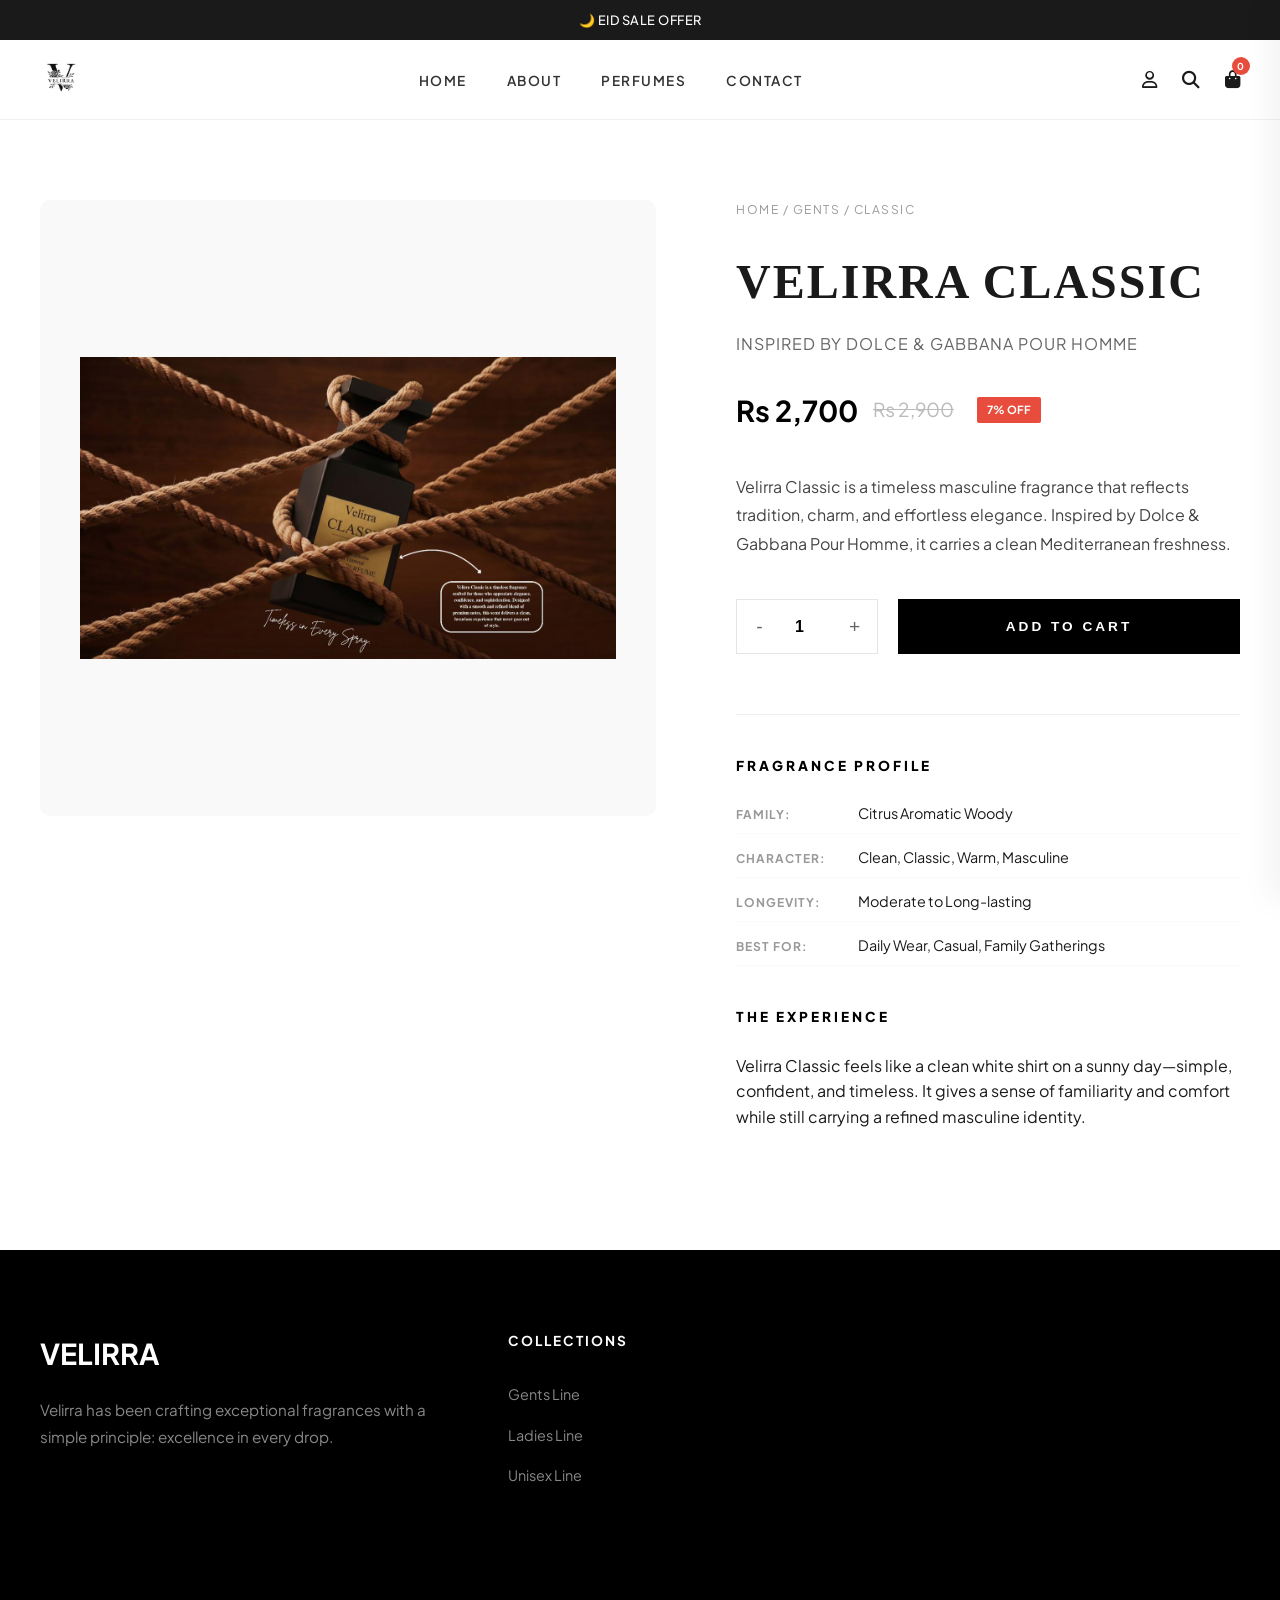
<file: product-classic - Copy.html>
<!DOCTYPE html>
<html lang="en">

<head>
    <meta charset="UTF-8">
    <meta name="viewport" content="width=device-width, initial-scale=1.0">
    <title>VELIRRA CLASSIC | Premium Fragrance</title>
    <link rel="stylesheet" href="style.css">
    <link rel="preconnect" href="https://fonts.googleapis.com">
    <link rel="preconnect" href="https://fonts.gstatic.com" crossorigin>
    <link href="https://fonts.googleapis.com/css2?family=Plus+Jakarta+Sans:wght@300;400;500;600;700&display=swap"
        rel="stylesheet">
    <link rel="stylesheet" href="https://cdnjs.cloudflare.com/ajax/libs/font-awesome/6.5.1/css/all.min.css">
</head>

<body class="product-page">
    <div class="top-bar">
        <p>🌙 EID SALE OFFER</p>
    </div>

    <header class="main-header">
        <div class="container header-container">
            <div class="logo">
                <a href="index.html">
                    <img src="logo.png" alt="VELIRRA" id="main-logo">
                </a>
            </div>
            <nav class="nav-menu">
                <ul>
                    <li><a href="index.html">HOME</a></li>
                    <li><a href="index.html#about">ABOUT</a></li>
                    <li><a href="index.html#perfumes">PERFUMES</a></li>
                    <li><a href="index.html#contact">CONTACT</a></li>
                </ul>
            </nav>
            <div class="header-actions">
                <a href="#" aria-label="Account"><i class="fa-regular fa-user"></i></a>
                <a href="#" aria-label="Search" class="search-trigger"><i class="fa-solid fa-magnifying-glass"></i></a>
                <a href="#" aria-label="Cart" class="cart-trigger">
                    <i class="fa-solid fa-bag-shopping"></i>
                    <span class="cart-count">0</span>
                </a>
            </div>
        </div>
    </header>

    <!-- Search Overlay -->
    <div class="search-overlay">
        <div class="search-container">
            <div class="search-header">
                <input type="text" id="search-input" placeholder="Search for perfumes, notes, inspirations...">
                <button class="close-search"><i class="fa-solid fa-xmark"></i></button>
            </div>
            <div class="search-results" id="search-results"></div>
        </div>
    </div>

    <!-- Cart Drawer -->
    <div class="cart-drawer">
        <div class="cart-drawer-header">
            <h3>YOUR CART</h3>
            <button class="close-cart"><i class="fa-solid fa-xmark"></i></button>
        </div>
        <div class="cart-items" id="cart-items-container">
            <div class="empty-cart-msg">Your cart is empty</div>
        </div>
        <div class="cart-footer">
            <div class="promo-section">
                <input type="text" id="promo-input" placeholder="Promo Code">
                <button id="apply-promo">APPLY</button>
            </div>
            <div id="discount-row"
                style="display: none; justify-content: space-between; margin-bottom: 10px; color: #e74c3c; font-weight: 600;">
                <span>Discount (20%):</span>
                <span id="discount-amount">-₨ 0</span>
            </div>
            <div class="cart-total">
                <span>Subtotal:</span>
                <span id="cart-subtotal">₨ 0</span>
            </div>
            <button class="checkout-btn">CHECKOUT ON WHATSAPP</button>
        </div>
    </div>
    <!-- Checkout Details Modal -->
    <div class="checkout-modal" id="checkout-modal">
        <div class="modal-content">
            <div class="modal-header">
                <h3>DELIVERY DETAILS</h3>
                <button class="close-modal"><i class="fa-solid fa-xmark"></i></button>
            </div>
            <form id="checkout-form">
                <div class="form-group">
                    <label>Phone Number *</label>
                    <input type="tel" id="checkout-phone" placeholder="e.g. 03001234567" required>
                </div>
                <div class="form-group">
                    <label>Full Delivery Address *</label>
                    <textarea id="checkout-address" placeholder="House #, Street, Area, City" required></textarea>
                </div>
                <div class="form-group">
                    <label>Postal Code (Optional)</label>
                    <input type="text" id="checkout-postal" placeholder="e.g. 46000">
                </div>
                <div class="form-group">
                    <label>Google Map Link (Optional)</label>
                    <input type="url" id="checkout-location" placeholder="Paste link here">
                </div>
                <button type="submit" class="confirm-order-btn">CONFIRM & SEND ON WHATSAPP</button>
            </form>
        </div>
    </div>
    <div class="drawer-overlay"></div>

    <main class="product-detail-main">
        <div class="container">
            <div class="product-detail-grid">
                <div class="product-gallery">
                    <div class="main-image">
                        <img src="classic.jpeg" alt="VELIRRA Classic">
                    </div>
                </div>

                <div class="product-details">
                    <nav class="breadcrumb">
                        <a href="index.html">Home</a> / <a href="gents.html">Gents</a> / Classic
                    </nav>

                    <h1 class="product-title">VELIRRA CLASSIC</h1>
                    <p class="product-subtitle">Inspired by Dolce & Gabbana Pour Homme</p>

                    <div class="product-pricing">
                        <span class="price-current">₨ 2,700</span>
                        <span class="price-original">₨ 2,900</span>
                        <span class="discount-percent">7% OFF</span>
                    </div>

                    <p class="product-description">
                        Velirra Classic is a timeless masculine fragrance that reflects tradition, charm, and effortless
                        elegance. Inspired by Dolce & Gabbana Pour Homme, it carries a clean Mediterranean freshness.
                    </p>

                    <div class="purchase-actions">
                        <div class="quantity-selector">
                            <button class="qty-btn minus">-</button>
                            <input type="number" value="1" min="1" class="qty-input">
                            <button class="qty-btn plus">+</button>
                        </div>
                        <button class="add-to-cart-btn">ADD TO CART</button>
                    </div>

                    <div class="product-tabs">
                        <div class="tab-item">
                            <h3>FRAGRANCE PROFILE</h3>
                            <ul class="profile-list">
                                <li><strong>Family:</strong> Citrus Aromatic Woody</li>
                                <li><strong>Character:</strong> Clean, Classic, Warm, Masculine</li>
                                <li><strong>Longevity:</strong> Moderate to Long-lasting</li>
                                <li><strong>Best For:</strong> Daily Wear, Casual, Family Gatherings</li>
                            </ul>
                        </div>

                        <div class="tab-item">
                            <h3>THE EXPERIENCE</h3>
                            <p>Velirra Classic feels like a clean white shirt on a sunny day—simple, confident, and
                                timeless. It gives a sense of familiarity and comfort while still carrying a refined
                                masculine identity.</p>
                        </div>
                    </div>
                </div>
            </div>
        </div>
    </main>

    <footer>
        <div class="container footer-container">
            <div class="footer-brand">
                <div class="logo"><span class="logo-text">VELIRRA</span></div>
                <p>Velirra has been crafting exceptional fragrances with a simple principle: excellence in every drop.
                </p>
            </div>
            <div class="footer-column">
                <h4>Collections</h4>
                <ul>
                    <li><a href="gents.html">Gents Line</a></li>
                    <li><a href="ladies.html">Ladies Line</a></li>
                    <li><a href="unisex.html">Unisex Line</a></li>
                </ul>
            </div>
        </div>
    </footer>
    <script src="script.js"></script>
</body>

</html>
</file>
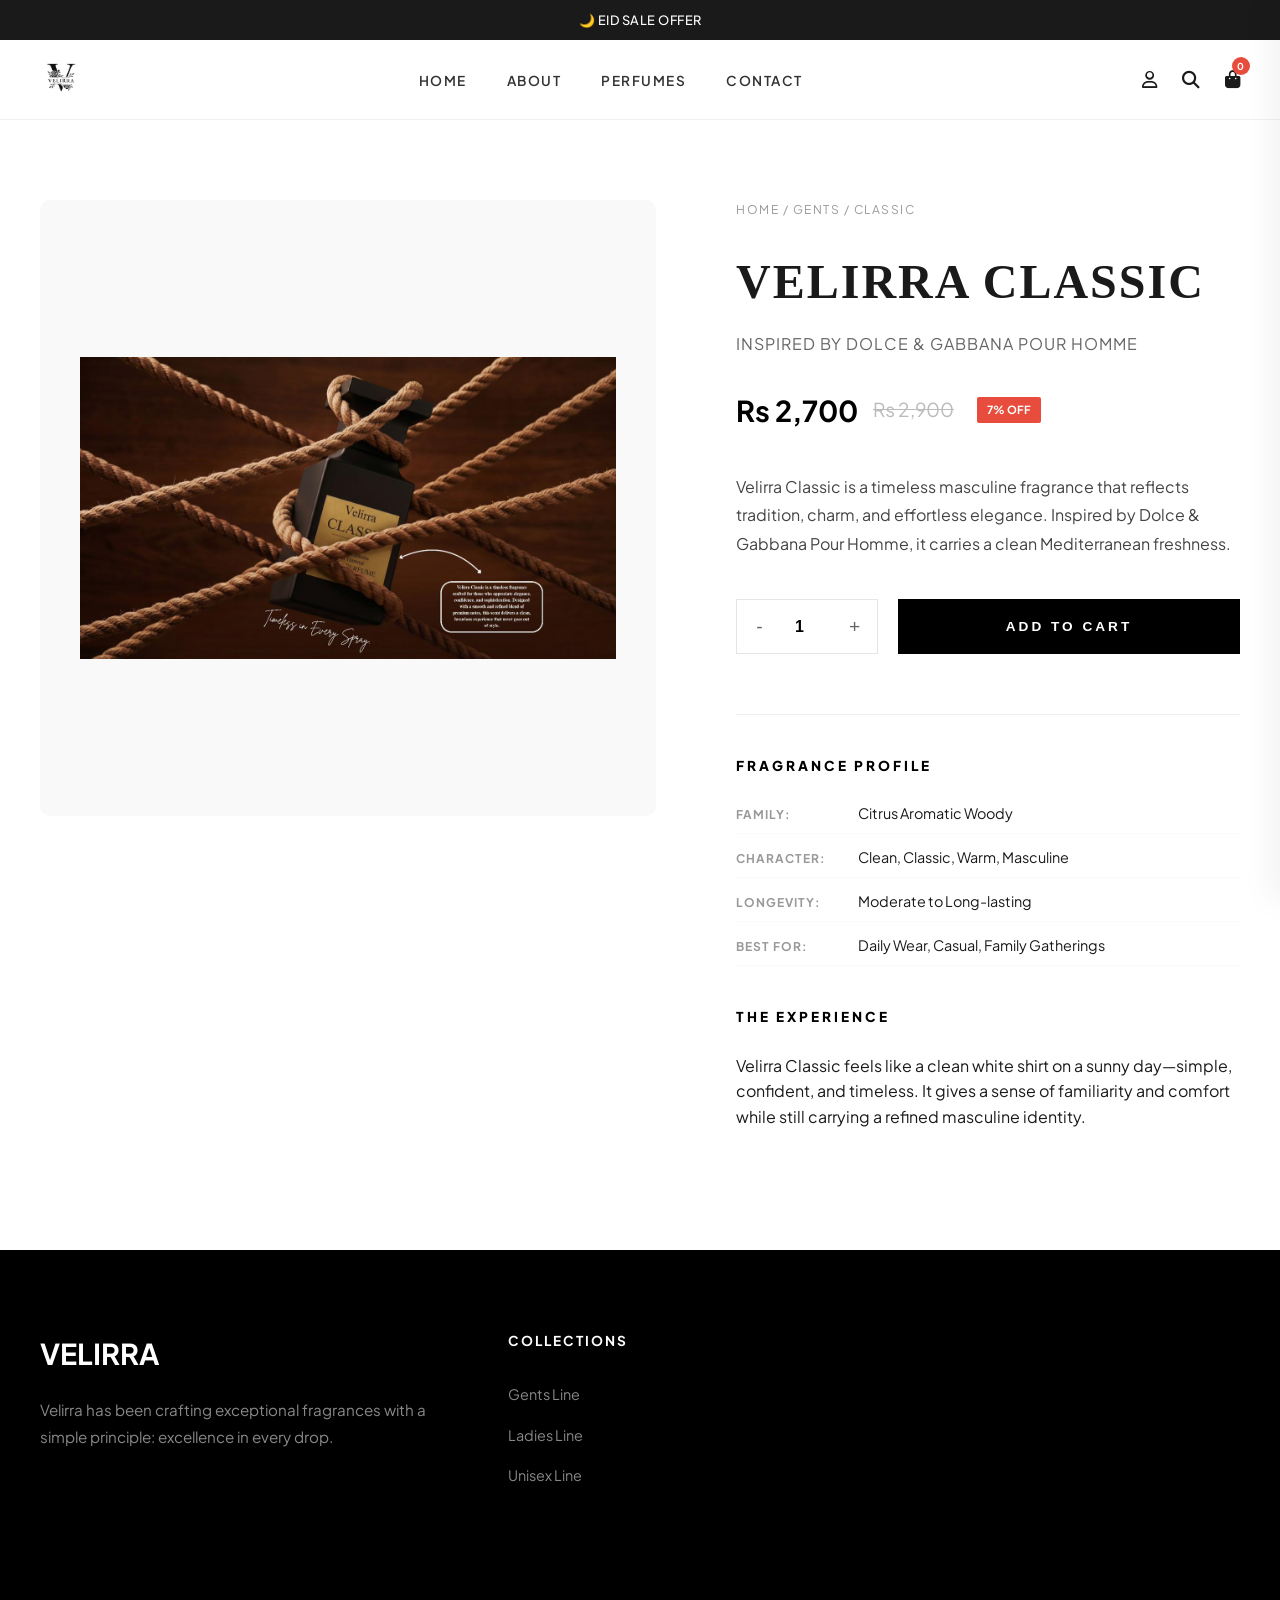
<file: product-classic.html>
<!DOCTYPE html>
<html lang="en">

<head>
    <meta charset="UTF-8">
    <meta name="viewport" content="width=device-width, initial-scale=1.0">
    <title>VELIRRA CLASSIC | Premium Fragrance</title>
    <link rel="stylesheet" href="style.css">
    <link rel="preconnect" href="https://fonts.googleapis.com">
    <link rel="preconnect" href="https://fonts.gstatic.com" crossorigin>
    <link href="https://fonts.googleapis.com/css2?family=Plus+Jakarta+Sans:wght@300;400;500;600;700&display=swap"
        rel="stylesheet">
    <link rel="stylesheet" href="https://cdnjs.cloudflare.com/ajax/libs/font-awesome/6.5.1/css/all.min.css">
</head>

<body class="product-page">
    <div class="top-bar">
        <p>🌙 EID SALE OFFER</p>
    </div>

    <header class="main-header">
        <div class="container header-container">
            <div class="logo">
                <a href="index.html">
                    <img src="logo.png" alt="VELIRRA" id="main-logo">
                </a>
            </div>
            <nav class="nav-menu">
                <ul>
                    <li><a href="index.html">HOME</a></li>
                    <li><a href="index.html#about">ABOUT</a></li>
                    <li><a href="index.html#perfumes">PERFUMES</a></li>
                    <li><a href="index.html#contact">CONTACT</a></li>
                </ul>
            </nav>
            <div class="header-actions">
                <a href="#" aria-label="Account"><i class="fa-regular fa-user"></i></a>
                <a href="#" aria-label="Search" class="search-trigger"><i class="fa-solid fa-magnifying-glass"></i></a>
                <a href="#" aria-label="Cart" class="cart-trigger">
                    <i class="fa-solid fa-bag-shopping"></i>
                    <span class="cart-count">0</span>
                </a>
            </div>
        </div>
    </header>

    <!-- Search Overlay -->
    <div class="search-overlay">
        <div class="search-container">
            <div class="search-header">
                <input type="text" id="search-input" placeholder="Search for perfumes, notes, inspirations...">
                <button class="close-search"><i class="fa-solid fa-xmark"></i></button>
            </div>
            <div class="search-results" id="search-results"></div>
        </div>
    </div>

    <!-- Cart Drawer -->
    <div class="cart-drawer">
        <div class="cart-drawer-header">
            <h3>YOUR CART</h3>
            <button class="close-cart"><i class="fa-solid fa-xmark"></i></button>
        </div>
        <div class="cart-items" id="cart-items-container">
            <div class="empty-cart-msg">Your cart is empty</div>
        </div>
        <div class="cart-footer">
            <div class="promo-section">
                <input type="text" id="promo-input" placeholder="Promo Code">
                <button id="apply-promo">APPLY</button>
            </div>
            <div id="discount-row"
                style="display: none; justify-content: space-between; margin-bottom: 10px; color: #e74c3c; font-weight: 600;">
                <span>Discount (20%):</span>
                <span id="discount-amount">-₨ 0</span>
            </div>
            <div class="cart-total">
                <span>Subtotal:</span>
                <span id="cart-subtotal">₨ 0</span>
            </div>
            <button class="checkout-btn">CHECKOUT ON WHATSAPP</button>
        </div>
    </div>
    <div class="drawer-overlay"></div>

    <main class="product-detail-main">
        <div class="container">
            <div class="product-detail-grid">
                <div class="product-gallery">
                    <div class="main-image">
                        <img src="classic.jpeg" alt="VELIRRA Classic">
                    </div>
                </div>

                <div class="product-details">
                    <nav class="breadcrumb">
                        <a href="index.html">Home</a> / <a href="gents.html">Gents</a> / Classic
                    </nav>

                    <h1 class="product-title">VELIRRA CLASSIC</h1>
                    <p class="product-subtitle">Inspired by Dolce & Gabbana Pour Homme</p>

                    <div class="product-pricing">
                        <span class="price-current">₨ 2,700</span>
                        <span class="price-original">₨ 2,900</span>
                        <span class="discount-percent">7% OFF</span>
                    </div>

                    <p class="product-description">
                        Velirra Classic is a timeless masculine fragrance that reflects tradition, charm, and effortless
                        elegance. Inspired by Dolce & Gabbana Pour Homme, it carries a clean Mediterranean freshness.
                    </p>

                    <div class="purchase-actions">
                        <div class="quantity-selector">
                            <button class="qty-btn minus">-</button>
                            <input type="number" value="1" min="1" class="qty-input">
                            <button class="qty-btn plus">+</button>
                        </div>
                        <button class="add-to-cart-btn">ADD TO CART</button>
                    </div>

                    <div class="product-tabs">
                        <div class="tab-item">
                            <h3>FRAGRANCE PROFILE</h3>
                            <ul class="profile-list">
                                <li><strong>Family:</strong> Citrus Aromatic Woody</li>
                                <li><strong>Character:</strong> Clean, Classic, Warm, Masculine</li>
                                <li><strong>Longevity:</strong> Moderate to Long-lasting</li>
                                <li><strong>Best For:</strong> Daily Wear, Casual, Family Gatherings</li>
                            </ul>
                        </div>

                        <div class="tab-item">
                            <h3>THE EXPERIENCE</h3>
                            <p>Velirra Classic feels like a clean white shirt on a sunny day—simple, confident, and
                                timeless. It gives a sense of familiarity and comfort while still carrying a refined
                                masculine identity.</p>
                        </div>
                    </div>
                </div>
            </div>
        </div>
    </main>

    <footer>
        <div class="container footer-container">
            <div class="footer-brand">
                <div class="logo"><span class="logo-text">VELIRRA</span></div>
                <p>Velirra has been crafting exceptional fragrances with a simple principle: excellence in every drop.
                </p>
            </div>
            <div class="footer-column">
                <h4>Collections</h4>
                <ul>
                    <li><a href="gents.html">Gents Line</a></li>
                    <li><a href="ladies.html">Ladies Line</a></li>
                    <li><a href="unisex.html">Unisex Line</a></li>
                </ul>
            </div>
        </div>
    </footer>
    <script src="script.js"></script>
</body>

</html>
</file>
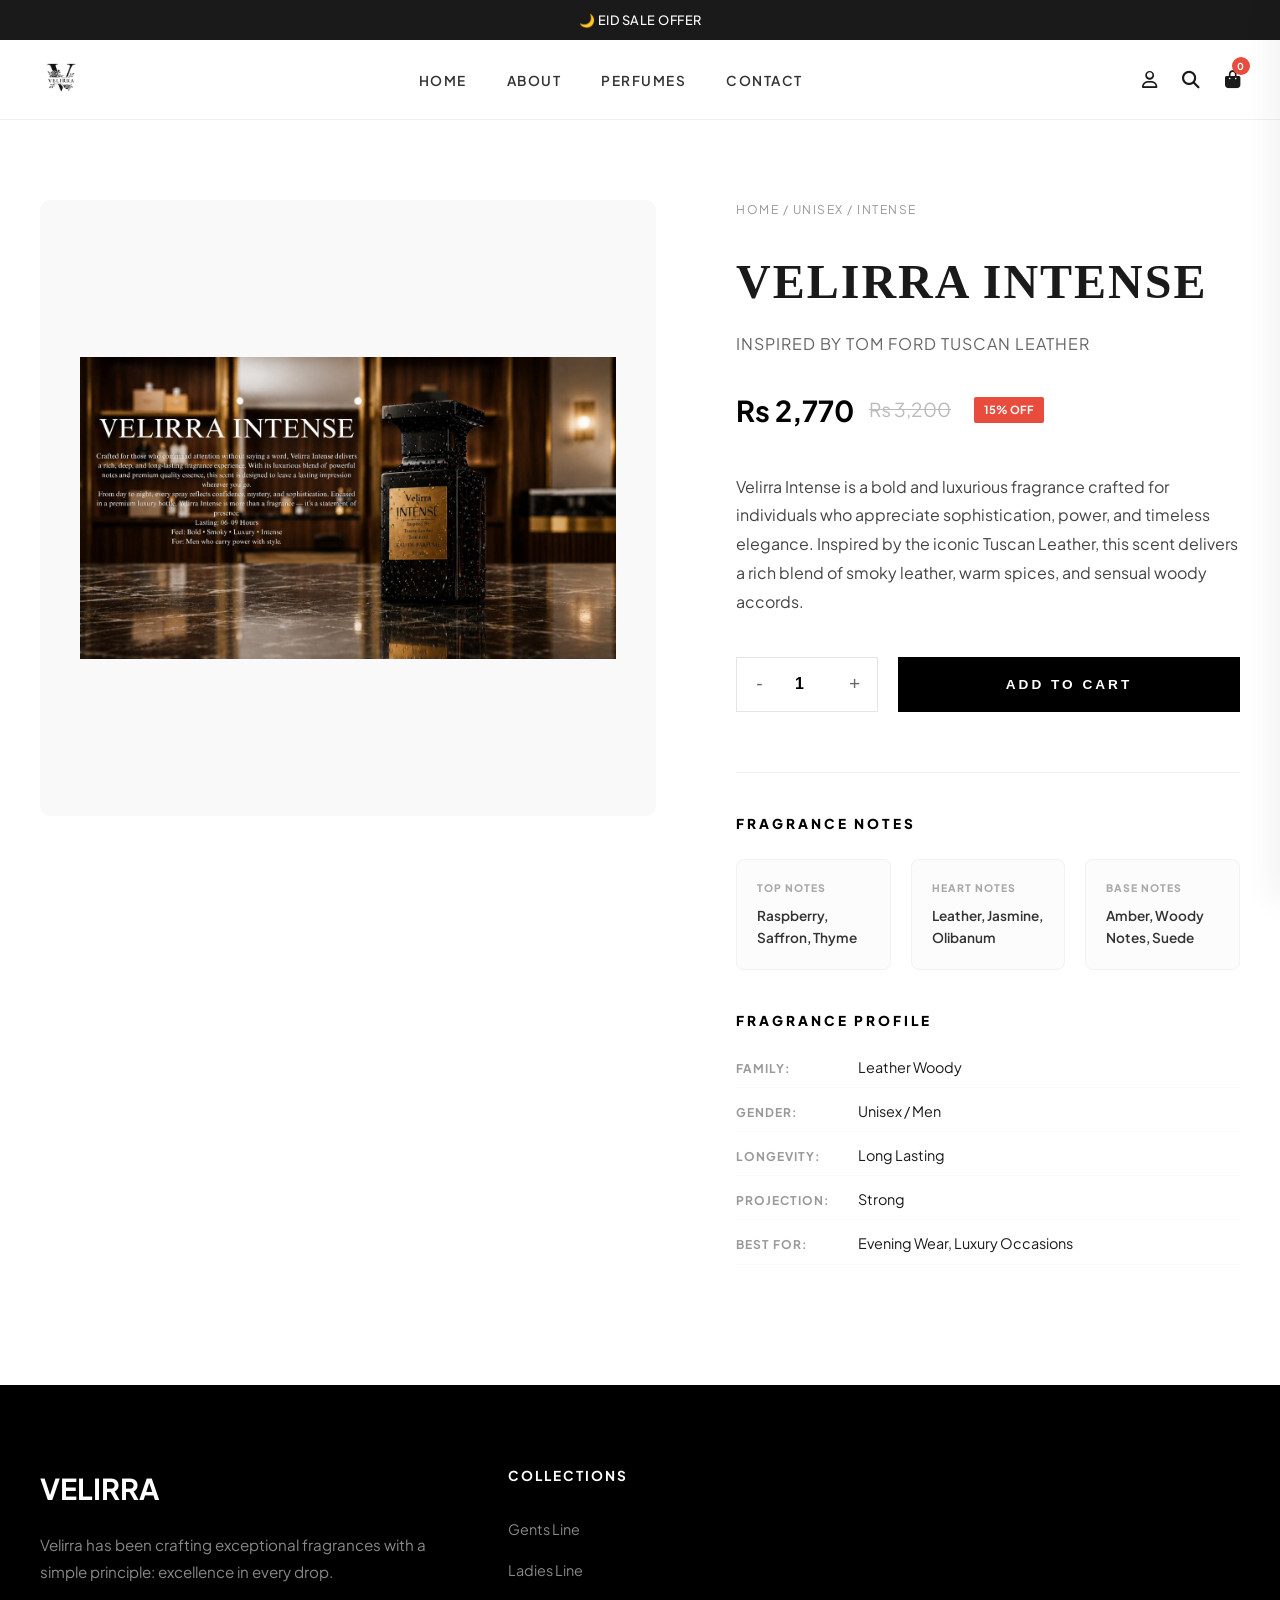
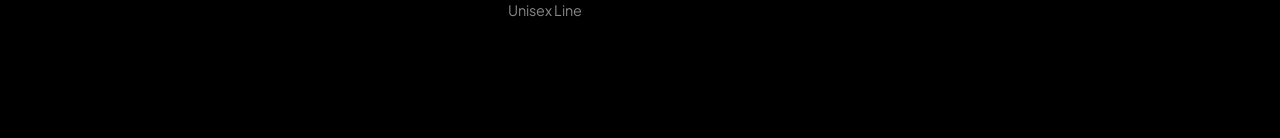
<file: product-intense - Copy.html>
<!DOCTYPE html>
<html lang="en">

<head>
    <meta charset="UTF-8">
    <meta name="viewport" content="width=device-width, initial-scale=1.0">
    <title>VELIRRA INTENSE | Premium Fragrance</title>
    <link rel="stylesheet" href="style.css">
    <link rel="preconnect" href="https://fonts.googleapis.com">
    <link rel="preconnect" href="https://fonts.gstatic.com" crossorigin>
    <link href="https://fonts.googleapis.com/css2?family=Plus+Jakarta+Sans:wght@300;400;500;600;700&display=swap"
        rel="stylesheet">
    <link rel="stylesheet" href="https://cdnjs.cloudflare.com/ajax/libs/font-awesome/6.5.1/css/all.min.css">
</head>

<body class="product-page">
    <div class="top-bar">
        <p>🌙 EID SALE OFFER</p>
    </div>

    <header class="main-header">
        <div class="container header-container">
            <div class="logo">
                <a href="index.html">
                    <img src="logo.png" alt="VELIRRA" id="main-logo">
                </a>
            </div>
            <nav class="nav-menu">
                <ul>
                    <li><a href="index.html">HOME</a></li>
                    <li><a href="index.html#about">ABOUT</a></li>
                    <li><a href="index.html#perfumes">PERFUMES</a></li>
                    <li><a href="index.html#contact">CONTACT</a></li>
                </ul>
            </nav>
            <div class="header-actions">
                <a href="#" aria-label="Account"><i class="fa-regular fa-user"></i></a>
                <a href="#" aria-label="Search" class="search-trigger"><i class="fa-solid fa-magnifying-glass"></i></a>
                <a href="#" aria-label="Cart" class="cart-trigger">
                    <i class="fa-solid fa-bag-shopping"></i>
                    <span class="cart-count">0</span>
                </a>
            </div>
        </div>
    </header>

    <!-- Search Overlay -->
    <div class="search-overlay">
        <div class="search-container">
            <div class="search-header">
                <input type="text" id="search-input" placeholder="Search for perfumes, notes, inspirations...">
                <button class="close-search"><i class="fa-solid fa-xmark"></i></button>
            </div>
            <div class="search-results" id="search-results"></div>
        </div>
    </div>

    <!-- Cart Drawer -->
    <div class="cart-drawer">
        <div class="cart-drawer-header">
            <h3>YOUR CART</h3>
            <button class="close-cart"><i class="fa-solid fa-xmark"></i></button>
        </div>
        <div class="cart-items" id="cart-items-container">
            <div class="empty-cart-msg">Your cart is empty</div>
        </div>
        <div class="cart-footer">
            <div class="promo-section">
                <input type="text" id="promo-input" placeholder="Promo Code">
                <button id="apply-promo">APPLY</button>
            </div>
            <div id="discount-row"
                style="display: none; justify-content: space-between; margin-bottom: 10px; color: #e74c3c; font-weight: 600;">
                <span>Discount (20%):</span>
                <span id="discount-amount">-₨ 0</span>
            </div>
            <div class="cart-total">
                <span>Subtotal:</span>
                <span id="cart-subtotal">₨ 0</span>
            </div>
            <button class="checkout-btn">CHECKOUT ON WHATSAPP</button>
        </div>
    </div>
    <!-- Checkout Details Modal -->
    <div class="checkout-modal" id="checkout-modal">
        <div class="modal-content">
            <div class="modal-header">
                <h3>DELIVERY DETAILS</h3>
                <button class="close-modal"><i class="fa-solid fa-xmark"></i></button>
            </div>
            <form id="checkout-form">
                <div class="form-group">
                    <label>Phone Number *</label>
                    <input type="tel" id="checkout-phone" placeholder="e.g. 03001234567" required>
                </div>
                <div class="form-group">
                    <label>Full Delivery Address *</label>
                    <textarea id="checkout-address" placeholder="House #, Street, Area, City" required></textarea>
                </div>
                <div class="form-group">
                    <label>Postal Code (Optional)</label>
                    <input type="text" id="checkout-postal" placeholder="e.g. 46000">
                </div>
                <div class="form-group">
                    <label>Google Map Link (Optional)</label>
                    <input type="url" id="checkout-location" placeholder="Paste link here">
                </div>
                <button type="submit" class="confirm-order-btn">CONFIRM & SEND ON WHATSAPP</button>
            </form>
        </div>
    </div>
    <div class="drawer-overlay"></div>

    <main class="product-detail-main">
        <div class="container">
            <div class="product-detail-grid">
                <div class="product-gallery">
                    <div class="main-image">
                        <img src="intense.jpeg" alt="VELIRRA Intense">
                    </div>
                </div>

                <div class="product-details">
                    <nav class="breadcrumb">
                        <a href="index.html">Home</a> / <a href="unisex.html">Unisex</a> / Intense
                    </nav>

                    <h1 class="product-title">VELIRRA INTENSE</h1>
                    <p class="product-subtitle">Inspired by Tom Ford Tuscan Leather</p>

                    <div class="product-pricing">
                        <span class="price-current">₨ 2,770</span>
                        <span class="price-original">₨ 3,200</span>
                        <span class="discount-percent">15% OFF</span>
                    </div>

                    <p class="product-description">
                        Velirra Intense is a bold and luxurious fragrance crafted for individuals who appreciate
                        sophistication, power, and timeless elegance. Inspired by the iconic Tuscan Leather, this scent
                        delivers a rich blend of smoky leather, warm spices, and sensual woody accords.
                    </p>

                    <div class="purchase-actions">
                        <div class="quantity-selector">
                            <button class="qty-btn minus">-</button>
                            <input type="number" value="1" min="1" class="qty-input">
                            <button class="qty-btn plus">+</button>
                        </div>
                        <button class="add-to-cart-btn">ADD TO CART</button>
                    </div>

                    <div class="product-tabs">
                        <div class="tab-item active">
                            <h3>FRAGRANCE NOTES</h3>
                            <div class="notes-grid">
                                <div class="note-box">
                                    <span class="note-label">Top Notes</span>
                                    <p>Raspberry, Saffron, Thyme</p>
                                </div>
                                <div class="note-box">
                                    <span class="note-label">Heart Notes</span>
                                    <p>Leather, Jasmine, Olibanum</p>
                                </div>
                                <div class="note-box">
                                    <span class="note-label">Base Notes</span>
                                    <p>Amber, Woody Notes, Suede</p>
                                </div>
                            </div>
                        </div>

                        <div class="tab-item">
                            <h3>FRAGRANCE PROFILE</h3>
                            <ul class="profile-list">
                                <li><strong>Family:</strong> Leather Woody</li>
                                <li><strong>Gender:</strong> Unisex / Men</li>
                                <li><strong>Longevity:</strong> Long Lasting</li>
                                <li><strong>Projection:</strong> Strong</li>
                                <li><strong>Best For:</strong> Evening Wear, Luxury Occasions</li>
                            </ul>
                        </div>
                    </div>
                </div>
            </div>
        </div>
    </main>

    <footer>
        <div class="container footer-container">
            <div class="footer-brand">
                <div class="logo"><span class="logo-text">VELIRRA</span></div>
                <p>Velirra has been crafting exceptional fragrances with a simple principle: excellence in every drop.
                </p>
            </div>
            <div class="footer-column">
                <h4>Collections</h4>
                <ul>
                    <li><a href="gents.html">Gents Line</a></li>
                    <li><a href="ladies.html">Ladies Line</a></li>
                    <li><a href="unisex.html">Unisex Line</a></li>
                </ul>
            </div>
        </div>
    </footer>
    <script src="script.js"></script>
</body>

</html>
</file>
<file: style.css>
html {
    scroll-behavior: smooth;
}

:root {
    --primary-color: #000000;
    --text-color: #1a1a1a;
    --light-text: #666666;
    --bg-color: #ffffff;
    --accent-gold: #c5a059;
    --whatsapp-green: #25d366;
    --transition: all 0.4s ease;
    --header-height: 80px;
    --top-bar-height: 40px;
}

* {
    margin: 0;
    padding: 0;
    box-sizing: border-box;
}

body {
    font-family: 'Plus Jakarta Sans', sans-serif;
    color: var(--text-color);
    background-color: var(--bg-color);
    line-height: 1.6;
    overflow-x: hidden;
}

a {
    text-decoration: none;
    color: inherit;
    transition: var(--transition);
}

ul {
    list-style: none;
}

.container {
    max-width: 1400px;
    margin: 0 auto;
    padding: 0 40px;
}

/* Top Announcement Bar */
.top-bar {
    height: var(--top-bar-height);
    background-color: #1a1a1a;
    color: white;
    display: flex;
    justify-content: center;
    align-items: center;
    font-size: 0.8rem;
    font-weight: 500;
    letter-spacing: 0.5px;
}

/* Header */
.main-header {
    height: var(--header-height);
    background: white;
    display: flex;
    align-items: center;
    position: sticky;
    top: 0;
    z-index: 1000;
    border-bottom: 1px solid #f0f0f0;
}

.header-container {
    width: 100%;
    display: flex;
    justify-content: space-between;
    align-items: center;
}

.logo img {
    height: 50px;
    width: auto;
}

.logo-text {
    font-size: 1.4rem;
    font-weight: 700;
    color: #4a3728;
}

.nav-menu ul {
    display: flex;
    gap: 40px;
}

.nav-menu ul li a {
    font-size: 0.85rem;
    font-weight: 600;
    letter-spacing: 1.5px;
    color: #333;
    text-transform: uppercase;
}

.nav-menu ul li a:hover,
.nav-menu ul li a.active {
    color: var(--accent-gold);
}

.header-actions {
    display: flex;
    gap: 25px;
    font-size: 1.1rem;
}

/* Hero Slider - Optimized for 2048x1151 */
.hero {
    width: 100%;
    aspect-ratio: 2048 / 1151;
    max-width: 2048px;
    margin: 0 auto;
    position: relative;
    overflow: hidden;
    background-color: #ffffff;
}

.hero-slider {
    width: 100%;
    height: 100%;
}

.slide {
    position: absolute;
    top: 0;
    left: 0;
    width: 100%;
    height: 100%;
    background-image: var(--bg);
    background-size: 100% 100%;
    background-position: center;
    background-repeat: no-repeat;
    opacity: 0;
    transition: opacity 0.8s ease-in-out;
}

.slide.active {
    opacity: 1;
}

@media (max-width: 768px) {
    .hero {
        aspect-ratio: 9 / 16;
        /* Portrait for mobile */
    }

    .slide {
        background-image: var(--mobile-bg);
        background-size: cover;
        /* Cover better for mobile aspect ratios */
    }

    .featured-container {
        flex-direction: column;
    }
}

/* Brand Strip / Marquee */
.brand-strip {
    padding: 60px 0;
    background: #fff;
    overflow: hidden;
    border-bottom: 1px solid #f5f5f5;
}

.marquee {
    display: flex;
    overflow: hidden;
    user-select: none;
}

.marquee-content {
    display: flex;
    gap: 80px;
    animation: scroll 30s linear infinite;
    align-items: center;
}

.marquee-content span {
    font-size: 2.2rem;
    color: #333;
    letter-spacing: 2px;
    white-space: nowrap;
}

/* Slogan Strip */
.slogan-strip {
    background: #000;
    padding: 25px 0;
    overflow: hidden;
}

.slogan-strip .marquee-content {
    animation-duration: 20s;
}

.slogan-strip .marquee-content span {
    color: #fff;
    font-size: 1.1rem;
    font-weight: 600;
    text-transform: uppercase;
    letter-spacing: 4px;
}

/* Different Font Styles */
.font-serif {
    font-family: 'Playfair Display', serif;
    font-weight: 700;
}

.font-sans {
    font-family: 'Plus Jakarta Sans', sans-serif;
    font-weight: 300;
    letter-spacing: 6px;
}

.font-display {
    font-family: 'Playfair Display', serif;
    font-style: italic;
    font-weight: 400;
}

.font-script {
    font-family: 'Playfair Display', serif;
    font-weight: 900;
    letter-spacing: -1px;
}

@keyframes scroll {
    from {
        transform: translateX(0);
    }

    to {
        transform: translateX(-50%);
    }
}

/* Featured Section */
.featured-section {
    padding: 40px 0 100px;
}

.featured-container {
    display: flex;
    gap: 20px;
}

.featured-card {
    flex: 1;
    border-radius: 15px;
    overflow: hidden;
    transition: transform 0.5s ease;
}

.featured-card:hover {
    transform: translateY(-10px);
}

.featured-card img {
    width: 100%;
    height: auto;
    display: block;
    object-fit: cover;
}

/* Match Section */
.match-section {
    padding: 100px 0 60px;
}

.section-title {
    text-align: center;
    font-family: 'Playfair Display', serif;
    font-size: 2.8rem;
    font-weight: 700;
    margin-bottom: 60px;
    letter-spacing: 2px;
}

.match-grid {
    display: grid;
    grid-template-columns: repeat(3, 1fr);
    gap: 30px;
}

.match-card {
    position: relative;
    border-radius: 10px;
    overflow: hidden;
    height: 550px;
}

.match-card img {
    width: 100%;
    height: 100%;
    object-fit: cover;
    transition: transform 0.8s ease;
}

.match-card:hover img {
    transform: scale(1.08);
}

.match-label {
    position: absolute;
    bottom: 20px;
    left: 20px;
    background: white;
    padding: 12px 25px;
    font-size: 0.85rem;
    font-weight: 700;
    letter-spacing: 2px;
    box-shadow: 0 5px 15px rgba(0, 0, 0, 0.1);
}

/* Video Section */
.video-section {
    padding: 20px 0 100px;
}

.video-container {
    width: 100%;
    max-width: 1500px;
    margin: 0 auto;
    padding: 0 30px;
}

.brand-video {
    width: 100%;
    height: auto;
    border-radius: 20px;
    box-shadow: 0 20px 40px rgba(0, 0, 0, 0.1);
    display: block;
}

/* Collection Section */
.collection-section {
    padding: 60px 0 120px;
}

.filter-controls {
    display: flex;
    justify-content: center;
    gap: 30px;
    margin-bottom: 50px;
}

.filter-btn {
    background: none;
    border: none;
    font-size: 0.8rem;
    font-weight: 700;
    letter-spacing: 2px;
    text-transform: uppercase;
    color: #999;
    cursor: pointer;
    padding: 8px 0;
    position: relative;
    transition: all 0.3s ease;
}

.filter-btn::after {
    content: '';
    position: absolute;
    bottom: 0;
    left: 0;
    width: 0;
    height: 2px;
    background: #1a1a1a;
    transition: width 0.3s ease;
}

.filter-btn.active {
    color: #1a1a1a;
}

.filter-btn.active::after {
    width: 100%;
}

.filter-btn:hover {
    color: #1a1a1a;
}

.product-grid {
    display: grid;
    grid-template-columns: repeat(auto-fill, minmax(280px, 1fr));
    gap: 40px;
}

.product-card {
    background: #fff;
    transition: transform 0.4s ease, opacity 0.4s ease;
    text-align: center;
    text-decoration: none;
    color: inherit;
    display: block;
}

.product-img-wrapper {
    width: 100%;
    aspect-ratio: 1 / 1;
    background: #f9f9f9;
    padding: 20px;
    margin-bottom: 20px;
    display: flex;
    justify-content: center;
    align-items: center;
    overflow: hidden;
}

.product-img-wrapper img {
    max-width: 90%;
    max-height: 90%;
    object-fit: contain;
    transition: transform 0.6s ease;
}

.product-card:hover .product-img-wrapper img {
    transform: scale(1.1);
}

.product-info {
    padding: 0 10px;
}

.product-name {
    font-size: 0.95rem;
    font-weight: 700;
    letter-spacing: 1px;
    color: #1a1a1a;
    margin-bottom: 5px;
    text-transform: uppercase;
}

.product-brand {
    font-size: 0.75rem;
    color: #888;
    margin-bottom: 10px;
    letter-spacing: 1.5px;
}

.product-price {
    font-size: 0.95rem;
    color: #333;
}

.price-original {
    text-decoration: line-through;
    color: #999;
    font-size: 0.8rem;
    margin-right: 8px;
}

.price-current {
    font-weight: 700;
}

.sale-badge {
    position: absolute;
    top: 10px;
    right: 10px;
    background: #e74c3c;
    color: white;
    padding: 4px 10px;
    font-size: 0.7rem;
    font-weight: 700;
    border-radius: 4px;
    z-index: 10;
}

.product-inspiration {
    font-size: 0.7rem;
    color: #666;
    margin-bottom: 8px;
    font-style: italic;
}

/* Vision & Mission Section */
.vision-mission {
    padding: 100px 0;
    background-color: #fcfcfc;
}

.text-center-section {
    max-width: 900px;
    margin: 0 auto;
    text-align: center;
}

.extra-large-title {
    font-size: 2.8rem;
    font-weight: 800;
    line-height: 1.2;
    margin-bottom: 50px;
    color: #000;
    text-transform: uppercase;
    letter-spacing: -0.5px;
}

.content-block {
    margin-bottom: 60px;
}

.content-block h3 {
    font-family: 'Playfair Display', serif;
    font-size: 1.8rem;
    font-weight: 700;
    margin-bottom: 20px;
    letter-spacing: 1px;
    position: relative;
    display: inline-block;
}

.content-block h3::after {
    content: '';
    position: absolute;
    bottom: -8px;
    left: 50%;
    transform: translateX(-50%);
    width: 40px;
    height: 2px;
    background: var(--accent-gold);
}

.content-block p {
    font-size: 1.3rem;
    color: #444;
    line-height: 1.8;
    font-weight: 400;
}

@media (max-width: 768px) {
    .extra-large-title {
        font-size: 2rem;
    }

    .content-block h3 {
        font-size: 1.5rem;
    }
}

/* Responsive Grid */
@media (max-width: 1200px) {
    .product-grid {
        grid-template-columns: repeat(3, 1fr);
    }
}

@media (max-width: 768px) {
    .product-grid {
        grid-template-columns: repeat(2, 1fr);
        gap: 20px;
    }

    .product-name {
        font-size: 0.85rem;
    }
}

/* WhatsApp Button */
.whatsapp-sticky {
    position: fixed;
    bottom: 40px;
    right: 40px;
    z-index: 1100;
    display: flex;
    flex-direction: column;
    align-items: center;
    gap: 8px;
}

.chat-text {
    font-size: 0.7rem;
    font-weight: 700;
    color: var(--whatsapp-green);
    text-transform: uppercase;
}

.whatsapp-btn {
    width: 60px;
    height: 60px;
    background-color: var(--whatsapp-green);
    color: white;
    border-radius: 50%;
    display: flex;
    justify-content: center;
    align-items: center;
    font-size: 2rem;
    box-shadow: 0 10px 25px rgba(37, 211, 102, 0.4);
    transition: transform 0.3s ease;
}

.whatsapp-btn:hover {
    transform: scale(1.1);
}

/* Responsive */
@media (max-width: 1024px) {
    .nav-menu {
        display: none;
    }
}

@media (max-width: 768px) {
    .hero {
        height: 60vh;
        /* Better for mobile to avoid tiny image */
    }
}

/* Footer */
footer {
    background-color: #000;
    color: #fff;
    padding: 80px 0 40px;
}

.footer-container {
    display: grid;
    grid-template-columns: 2fr 1fr 1fr 1fr;
    gap: 60px;
    margin-bottom: 60px;
}

.footer-brand .logo-text {
    color: #fff;
    font-size: 1.8rem;
}

.footer-brand p {
    margin-top: 20px;
    color: #888;
    font-size: 0.95rem;
    line-height: 1.8;
}

.footer-column h4 {
    font-size: 0.85rem;
    font-weight: 700;
    letter-spacing: 2px;
    margin-bottom: 30px;
    text-transform: uppercase;
    color: #fff;
}

.footer-column ul li {
    margin-bottom: 15px;
}

.footer-column ul li a {
    color: #888;
    font-size: 0.9rem;
}

.footer-column ul li a:hover {
    color: var(--accent-gold);
}

.footer-bottom {
    border-top: 1px solid #222;
    padding-top: 40px;
    display: flex;
    justify-content: space-between;
    align-items: center;
}

.footer-bottom p {
    color: #555;
    font-size: 0.8rem;
}

@media (max-width: 992px) {
    .footer-container {
        grid-template-columns: 1fr 1fr;
    }
}

@media (max-width: 576px) {
    .footer-container {
        grid-template-columns: 1fr;
        gap: 40px;
    }
}

/* Testimonials Section */
.testimonials {
    padding: 120px 0;
    background-color: #fff;
}

.testimonial-header {
    text-align: center;
    margin-bottom: 80px;
}

.testimonial-subtitle {
    display: block;
    color: #e74c3c;
    font-size: 0.75rem;
    font-weight: 700;
    letter-spacing: 6px;
    text-transform: uppercase;
    margin-bottom: 20px;
}

.testimonial-header .section-title {
    font-size: 3rem;
    margin-bottom: 25px;
    text-transform: capitalize;
}

.section-description {
    max-width: 650px;
    margin: 0 auto;
    color: #666;
    line-height: 1.8;
}

.testimonial-carousel {
    max-width: 1200px;
    margin: 0 auto;
    overflow: hidden;
    position: relative;
    padding: 20px 10px 40px;
}

.testimonial-track {
    display: flex;
    gap: 30px;
    transition: transform 0.8s cubic-bezier(0.65, 0, 0.35, 1);
}

.testimonial-card {
    min-width: calc(33.333% - 20px);
    background: #ffffff;
    padding: 40px;
    border-radius: 12px;
    box-shadow: 0 10px 40px rgba(0, 0, 0, 0.05);
    transition: transform 0.3s ease;
    display: flex;
    flex-direction: column;
}

.testimonial-card:hover {
    transform: translateY(-10px);
}

.testimonial-stars {
    color: #e74c3c;
    margin-bottom: 20px;
    font-size: 0.8rem;
}

.testimonial-text {
    font-size: 0.95rem;
    color: #666;
    line-height: 1.7;
    margin-bottom: 30px;
    flex-grow: 1;
}

.testimonial-author {
    font-size: 0.9rem;
    font-weight: 700;
    color: #1a1a1a;
}


.carousel-controls {
    display: flex;
    align-items: center;
    justify-content: center;
    gap: 30px;
    margin-top: 50px;
}

.carousel-controls button {
    background: #000;
    border: none;
    width: 40px;
    height: 40px;
    border-radius: 50%;
    color: #fff;
    cursor: pointer;
    transition: all 0.3s;
    display: flex;
    align-items: center;
    justify-content: center;
    font-size: 0.8rem;
}

.carousel-controls button:hover {
    background: #e74c3c;
    transform: scale(1.1);
}

.dots {
    display: flex;
    gap: 12px;
}

.dot {
    width: 8px;
    height: 8px;
    background: #ddd;
    border-radius: 50%;
    cursor: pointer;
    transition: all 0.3s ease;
}

.dot.active {
    background: #e74c3c;
    width: 20px;
    border-radius: 4px;
}

@media (max-width: 768px) {
    .testimonial-text {
        font-size: 1.2rem;
    }

    .testimonial-card {
        padding: 20px;
    }
}

@media (max-width: 1024px) {
    .testimonial-card {
        min-width: calc(50% - 15px);
    }
}

@media (max-width: 768px) {
    .testimonial-card {
        min-width: 100%;
    }

    .testimonial-header .section-title {
        font-size: 2.2rem;
    }
}

/* About Us Section */
.about-section {
    padding: 120px 0;
    background: #fff;
    overflow: hidden;
}

.about-container {
    display: flex;
    align-items: center;
    gap: 80px;
}

.about-image {
    flex: 1;
    position: relative;
}

.about-image img {
    width: 100%;
    border-radius: 4px;
    box-shadow: 0 30px 60px rgba(0, 0, 0, 0.1);
    display: block;
}

/* Subtle accent for image */
.about-image::after {
    content: '';
    position: absolute;
    top: -20px;
    left: -20px;
    width: 100px;
    height: 100px;
    border-top: 2px solid var(--accent-gold);
    border-left: 2px solid var(--accent-gold);
    z-index: -1;
}

.about-content {
    flex: 1;
}

.about-subtitle {
    display: block;
    color: var(--accent-gold);
    font-size: 0.85rem;
    font-weight: 700;
    letter-spacing: 5px;
    text-transform: uppercase;
    margin-bottom: 25px;
}

.about-title {
    font-family: 'Playfair Display', serif;
    font-size: 2.8rem;
    line-height: 1.2;
    margin-bottom: 35px;
    color: #000;
}

.about-text {
    font-size: 1.15rem;
    color: #444;
    line-height: 1.9;
    font-weight: 400;
}

@media (max-width: 992px) {
    .about-container {
        flex-direction: column;
        gap: 60px;
        text-align: center;
    }

    .about-image img {
        max-width: 600px;
        margin: 0 auto;
    }

    .about-subtitle {
        margin-bottom: 15px;
    }

    .about-title {
        font-size: 2.2rem;
        margin-bottom: 25px;
    }
}

/* Store Timing Section */
.store-section {
    padding: 100px 0;
    background-color: #f9f9f9;
    text-align: center;
}

.store-card {
    background: #fff;
    max-width: 600px;
    margin: 0 auto;
    padding: 60px 40px;
    border-radius: 8px;
    box-shadow: 0 20px 60px rgba(0, 0, 0, 0.06);
    border: 1px solid #f0f0f0;
}

.store-card h3 {
    font-size: 0.85rem;
    font-weight: 800;
    letter-spacing: 4px;
    text-transform: uppercase;
    color: #1a1a1a;
    margin-bottom: 30px;
}

.store-address {
    font-size: 1.1rem;
    color: #444;
    line-height: 1.6;
    margin-bottom: 40px;
}

.store-timings {
    margin-bottom: 50px;
}

.timing-row {
    font-size: 0.95rem;
    color: #666;
    margin-bottom: 15px;
    display: flex;
    justify-content: center;
    gap: 15px;
}

.timing-row span:first-child {
    font-weight: 600;
    color: #333;
}

.directions-btn {
    display: inline-block;
    background: #111;
    color: #fff;
    padding: 18px 45px;
    text-decoration: none;
    font-weight: 700;
    font-size: 0.75rem;
    letter-spacing: 2.5px;
    text-transform: uppercase;
    transition: all 0.4s cubic-bezier(0.165, 0.84, 0.44, 1);
    border-radius: 2px;
}

.directions-btn:hover {
    background: #e74c3c;
    transform: translateY(-5px);
    box-shadow: 0 10px 20px rgba(0, 0, 0, 0.1);
}

.store-socials {
    display: flex;
    justify-content: center;
    gap: 30px;
    margin-top: 50px;
    padding-top: 40px;
    border-top: 1px solid #f2f2f2;
}

.store-socials a {
    color: #111;
    font-size: 1.3rem;
    transition: all 0.3s ease;
}

.store-socials a:hover {
    color: #e74c3c;
    transform: translateY(-3px);
}

@media (max-width: 768px) {
    .store-section {
        padding: 80px 20px;
    }

    .store-card {
        padding: 40px 20px;
    }
}

/* Product Detail Page Styles */
.product-detail-main {
    padding: 80px 0;
    background: #fff;
}

.product-detail-grid {
    display: grid;
    grid-template-columns: 1.1fr 0.9fr;
    gap: 80px;
    align-items: start;
}

.product-gallery {
    position: sticky;
    top: 120px;
}

.main-image {
    background: #f9f9f9;
    border-radius: 10px;
    overflow: hidden;
    aspect-ratio: 1 / 1;
    display: flex;
    align-items: center;
    justify-content: center;
    padding: 40px;
}

.main-image img {
    width: 100%;
    height: auto;
    object-fit: contain;
}

.breadcrumb {
    font-size: 0.75rem;
    text-transform: uppercase;
    letter-spacing: 1.5px;
    color: #999;
    margin-bottom: 25px;
}

.breadcrumb a {
    color: #999;
    text-decoration: none;
    transition: color 0.3s;
}

.breadcrumb a:hover {
    color: #000;
}

.product-title {
    font-family: 'Playfair Display', serif;
    font-size: 3rem;
    font-weight: 700;
    letter-spacing: 2px;
    margin-bottom: 10px;
}

.product-subtitle {
    font-size: 1rem;
    color: #666;
    letter-spacing: 1px;
    margin-bottom: 30px;
    text-transform: uppercase;
}

.product-pricing {
    display: flex;
    align-items: center;
    gap: 15px;
    margin-bottom: 40px;
}

.product-pricing .price-current {
    font-size: 1.8rem;
    font-weight: 700;
    color: #000;
}

.product-pricing .price-original {
    font-size: 1.2rem;
    color: #bbb;
    text-decoration: line-through;
}

.product-pricing .discount-percent {
    background: #e74c3c;
    color: #fff;
    padding: 4px 10px;
    font-size: 0.7rem;
    font-weight: 700;
    border-radius: 2px;
}

.product-description {
    font-size: 1rem;
    line-height: 1.8;
    color: #444;
    margin-bottom: 40px;
}

.purchase-actions {
    display: flex;
    gap: 20px;
    margin-bottom: 60px;
}

.quantity-selector {
    display: flex;
    border: 1px solid #e5e5e5;
    height: 55px;
}

.qty-btn {
    background: none;
    border: none;
    width: 45px;
    cursor: pointer;
    font-size: 1.2rem;
    color: #666;
    transition: background 0.3s;
}

.qty-btn:hover {
    background: #f5f5f5;
}

.qty-input {
    width: 50px;
    border: none;
    text-align: center;
    font-weight: 700;
    font-size: 1rem;
    appearance: none;
    -webkit-appearance: none;
}

.add-to-cart-btn {
    flex: 1;
    background: #000;
    color: #fff;
    border: none;
    font-weight: 700;
    letter-spacing: 3px;
    font-size: 0.85rem;
    cursor: pointer;
    transition: all 0.4s;
}

.add-to-cart-btn:hover {
    background: #e74c3c;
    transform: translateY(-2px);
    box-shadow: 0 10px 20px rgba(231, 76, 60, 0.2);
}

.product-tabs {
    border-top: 1px solid #eee;
    padding-top: 40px;
}

.tab-item {
    margin-bottom: 40px;
}

.tab-item h3 {
    font-size: 0.85rem;
    letter-spacing: 3px;
    font-weight: 900;
    text-transform: uppercase;
    margin-bottom: 25px;
    color: #000;
}

.notes-grid {
    display: grid;
    grid-template-columns: repeat(3, 1fr);
    gap: 20px;
}

.note-box {
    background: #fcfcfc;
    border: 1px solid #f2f2f2;
    padding: 20px;
    border-radius: 8px;
}

.note-label {
    display: block;
    font-size: 0.65rem;
    text-transform: uppercase;
    font-weight: 800;
    color: #aaa;
    margin-bottom: 8px;
    letter-spacing: 1px;
}

.note-box p {
    font-size: 0.85rem;
    font-weight: 600;
    color: #333;
}

.profile-list {
    list-style: none;
}

.profile-list li {
    font-size: 0.9rem;
    margin-bottom: 12px;
    border-bottom: 1px solid #fafafa;
    padding-bottom: 8px;
}

.profile-list li strong {
    text-transform: uppercase;
    font-size: 0.75rem;
    letter-spacing: 1px;
    color: #999;
    width: 120px;
    display: inline-block;
}

@media (max-width: 991px) {
    .product-detail-grid {
        grid-template-columns: 1fr;
        gap: 50px;
    }

    .product-gallery {
        position: static;
    }

    .product-title {
        font-size: 2.5rem;
    }
}

@media (max-width: 768px) {
    .notes-grid {
        grid-template-columns: 1fr;
    }
}

/* Header Action Badges */
.cart-trigger {
    position: relative;
    text-decoration: none;
    color: inherit;
}

.cart-count {
    position: absolute;
    top: -8px;
    right: -10px;
    background: #e74c3c;
    color: #fff;
    font-size: 0.6rem;
    font-weight: 700;
    width: 18px;
    height: 18px;
    border-radius: 50%;
    display: flex;
    align-items: center;
    justify-content: center;
}

/* Search Overlay */
.search-overlay {
    position: fixed;
    top: 0;
    left: 0;
    width: 100%;
    height: 100%;
    background: rgba(255, 255, 255, 0.98);
    backdrop-filter: blur(10px);
    z-index: 2000;
    opacity: 0;
    visibility: hidden;
    transition: all 0.4s cubic-bezier(0.165, 0.84, 0.44, 1);
    display: flex;
    justify-content: center;
    padding-top: 100px;
}

.search-overlay.active {
    opacity: 1;
    visibility: visible;
}

.search-container {
    width: 100%;
    max-width: 800px;
    padding: 0 20px;
}

.search-header {
    display: flex;
    align-items: center;
    border-bottom: 2px solid #000;
    padding-bottom: 10px;
    margin-bottom: 40px;
}

.search-header input {
    flex: 1;
    border: none;
    background: none;
    font-size: 2rem;
    font-family: 'Plus Jakarta Sans', sans-serif;
    font-weight: 700;
    outline: none;
}

.close-search {
    background: none;
    border: none;
    font-size: 1.5rem;
    cursor: pointer;
    padding: 10px;
}

.search-results {
    max-height: 60vh;
    overflow-y: auto;
}

.search-result-item {
    display: flex;
    align-items: center;
    gap: 20px;
    padding: 15px 0;
    border-bottom: 1px solid #f0f0f0;
    text-decoration: none;
    color: inherit;
    transition: transform 0.3s;
}

.search-result-item:hover {
    transform: translateX(10px);
}

.search-result-item img {
    width: 60px;
    height: 60px;
    object-fit: contain;
    background: #f9f9f9;
    border-radius: 4px;
}

.search-result-info h4 {
    font-size: 1rem;
    margin-bottom: 3px;
}

.search-result-info p {
    font-size: 0.75rem;
    color: #888;
}

/* Cart Drawer */
.cart-drawer {
    position: fixed;
    top: 0;
    right: -400px;
    width: 400px;
    height: 100%;
    background: #fff;
    z-index: 2001;
    box-shadow: -10px 0 30px rgba(0, 0, 0, 0.05);
    transition: all 0.5s cubic-bezier(0.165, 0.84, 0.44, 1);
    display: flex;
    flex-direction: column;
}

.cart-drawer.active {
    right: 0;
}

.cart-drawer-header {
    padding: 30px;
    display: flex;
    justify-content: space-between;
    align-items: center;
    border-bottom: 1px solid #eee;
}

.cart-drawer-header h3 {
    font-size: 0.9rem;
    letter-spacing: 3px;
    font-weight: 800;
}

.close-cart {
    background: none;
    border: none;
    font-size: 1.2rem;
    cursor: pointer;
}

.cart-items {
    flex: 1;
    overflow-y: auto;
    padding: 30px;
}

.cart-item {
    display: flex;
    gap: 15px;
    margin-bottom: 25px;
    padding-bottom: 20px;
    border-bottom: 1px solid #f9f9f9;
}

.cart-item-img {
    width: 80px;
    height: 80px;
    background: #fcfcfc;
    display: flex;
    align-items: center;
    justify-content: center;
}

.cart-item-img img {
    width: 90%;
    height: auto;
}

.cart-item-details {
    flex: 1;
}

.cart-item-details h4 {
    font-size: 0.85rem;
    margin-bottom: 5px;
    text-transform: uppercase;
}

.cart-item-price {
    font-size: 0.8rem;
    font-weight: 700;
    color: #000;
    margin-bottom: 10px;
}

.cart-item-qty {
    display: flex;
    align-items: center;
    gap: 10px;
}

.qty-control {
    background: none;
    border: 1px solid #eee;
    width: 25px;
    height: 25px;
    display: flex;
    align-items: center;
    justify-content: center;
    cursor: pointer;
    font-size: 0.8rem;
}

.remove-item {
    background: none;
    border: none;
    color: #aaa;
    font-size: 0.7rem;
    cursor: pointer;
    text-decoration: underline;
    margin-top: 10px;
}

.cart-footer {
    padding: 30px;
    background: #fcfcfc;
    border-top: 1px solid #eee;
}

.cart-total {
    display: flex;
    justify-content: space-between;
    margin-bottom: 20px;
    font-weight: 700;
    font-size: 1.1rem;
}

.promo-section {
    display: flex;
    gap: 10px;
    margin-bottom: 20px;
}

.promo-section input {
    flex: 1;
    border: 1px solid #eee;
    padding: 10px;
    font-size: 0.8rem;
    outline: none;
}

.promo-section button {
    padding: 10px 20px;
    background: #000;
    color: #fff;
    border: none;
    font-weight: 700;
    font-size: 0.7rem;
    letter-spacing: 1px;
    cursor: pointer;
}

.promo-section button:hover {
    background: #444;
}

.checkout-btn {
    width: 100%;
    padding: 18px;
    background: #000;
    color: #fff;
    border: none;
    font-weight: 700;
    letter-spacing: 2px;
    cursor: pointer;
    transition: all 0.3s;
}

.checkout-btn:hover {
    background: #e74c3c;
}

.empty-cart-msg {
    text-align: center;
    padding: 50px 0;
    color: #999;
    font-style: italic;
}

/* Drawer Overlay */
.drawer-overlay {
    position: fixed;
    top: 0;
    left: 0;
    width: 100%;
    height: 100%;
    background: rgba(0, 0, 0, 0.4);
    z-index: 2000;
    opacity: 0;
    visibility: hidden;
    transition: all 0.3s;
}

.drawer-overlay.active {
    opacity: 1;
    visibility: visible;
}

@media (max-width: 480px) {
    .cart-drawer {
        width: 100%;
        right: -100%;
    }
}

/* HIGH PRIORITY MOBILE OVERRIDES */
@media (max-width: 900px) {
    .match-grid {
        display: flex !important;
        flex-direction: column !important;
        gap: 20px !important;
    }

    .match-card {
        width: 100% !important;
        height: 400px !important;
        margin-bottom: 20px !important;
    }

    .match-label {
        font-size: 1.2rem !important;
        bottom: 20px !important;
        left: 20px !important;
        padding: 15px 30px !important;
    }

    .section-title {
        font-size: 2.2rem !important;
        margin-bottom: 40px !important;
    }
}

/* Checkout Modal */
.checkout-modal {
    position: fixed;
    top: 0;
    left: 0;
    width: 100%;
    height: 100%;
    background: rgba(0, 0, 0, 0.7);
    backdrop-filter: blur(5px);
    z-index: 3000;
    display: none;
    align-items: center;
    justify-content: center;
    padding: 20px;
}

.checkout-modal.active {
    display: flex;
}

.modal-content {
    background: #fff;
    width: 100%;
    max-width: 500px;
    padding: 40px;
    border-radius: 12px;
    position: relative;
    box-shadow: 0 20px 50px rgba(0, 0, 0, 0.2);
}

.modal-header {
    display: flex;
    justify-content: space-between;
    align-items: center;
    margin-bottom: 30px;
    border-bottom: 1px solid #eee;
    padding-bottom: 15px;
}

.modal-header h3 {
    font-size: 1.2rem;
    letter-spacing: 2px;
    font-weight: 800;
}

.close-modal {
    background: none;
    border: none;
    font-size: 1.5rem;
    cursor: pointer;
    color: #999;
}

.form-group {
    margin-bottom: 20px;
}

.form-group label {
    display: block;
    font-size: 0.75rem;
    font-weight: 700;
    text-transform: uppercase;
    letter-spacing: 1px;
    margin-bottom: 8px;
    color: #555;
}

.form-group input,
.form-group textarea {
    width: 100%;
    padding: 12px 15px;
    border: 1px solid #ddd;
    border-radius: 4px;
    font-family: inherit;
    font-size: 0.9rem;
    outline: none;
    transition: border-color 0.3s;
}

.form-group textarea {
    height: 80px;
    resize: none;
}

.form-group input:focus,
.form-group textarea:focus {
    border-color: #000;
}

.confirm-order-btn {
    width: 100%;
    padding: 15px;
    background: #25d366;
    /* WhatsApp Green */
    color: #fff;
    border: none;
    font-weight: 700;
    font-size: 0.85rem;
    letter-spacing: 1px;
    text-transform: uppercase;
    cursor: pointer;
    border-radius: 4px;
    transition: background 0.3s;
    margin-top: 10px;
}

.confirm-order-btn:hover {
    background: #128c7e;
}

@media (max-width: 480px) {
    .modal-content {
        padding: 30px 20px;
    }
}
</file>
